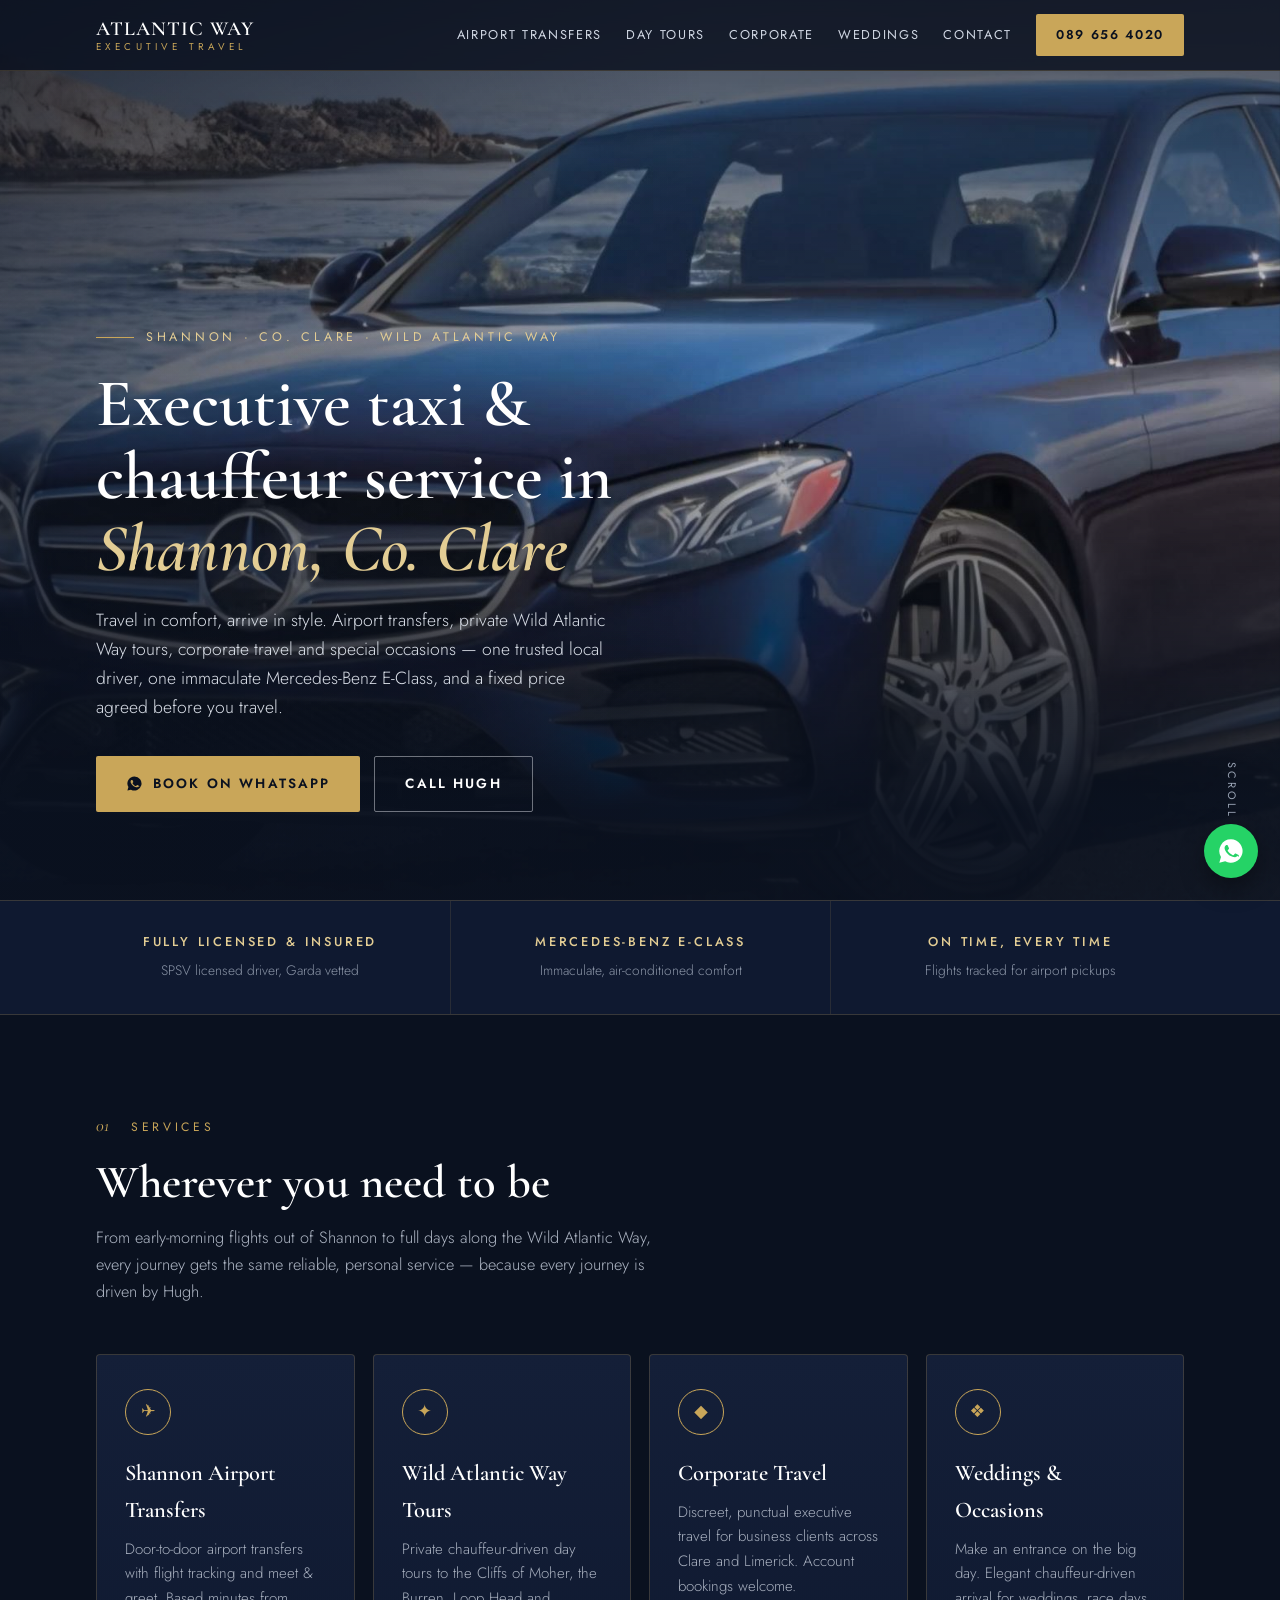
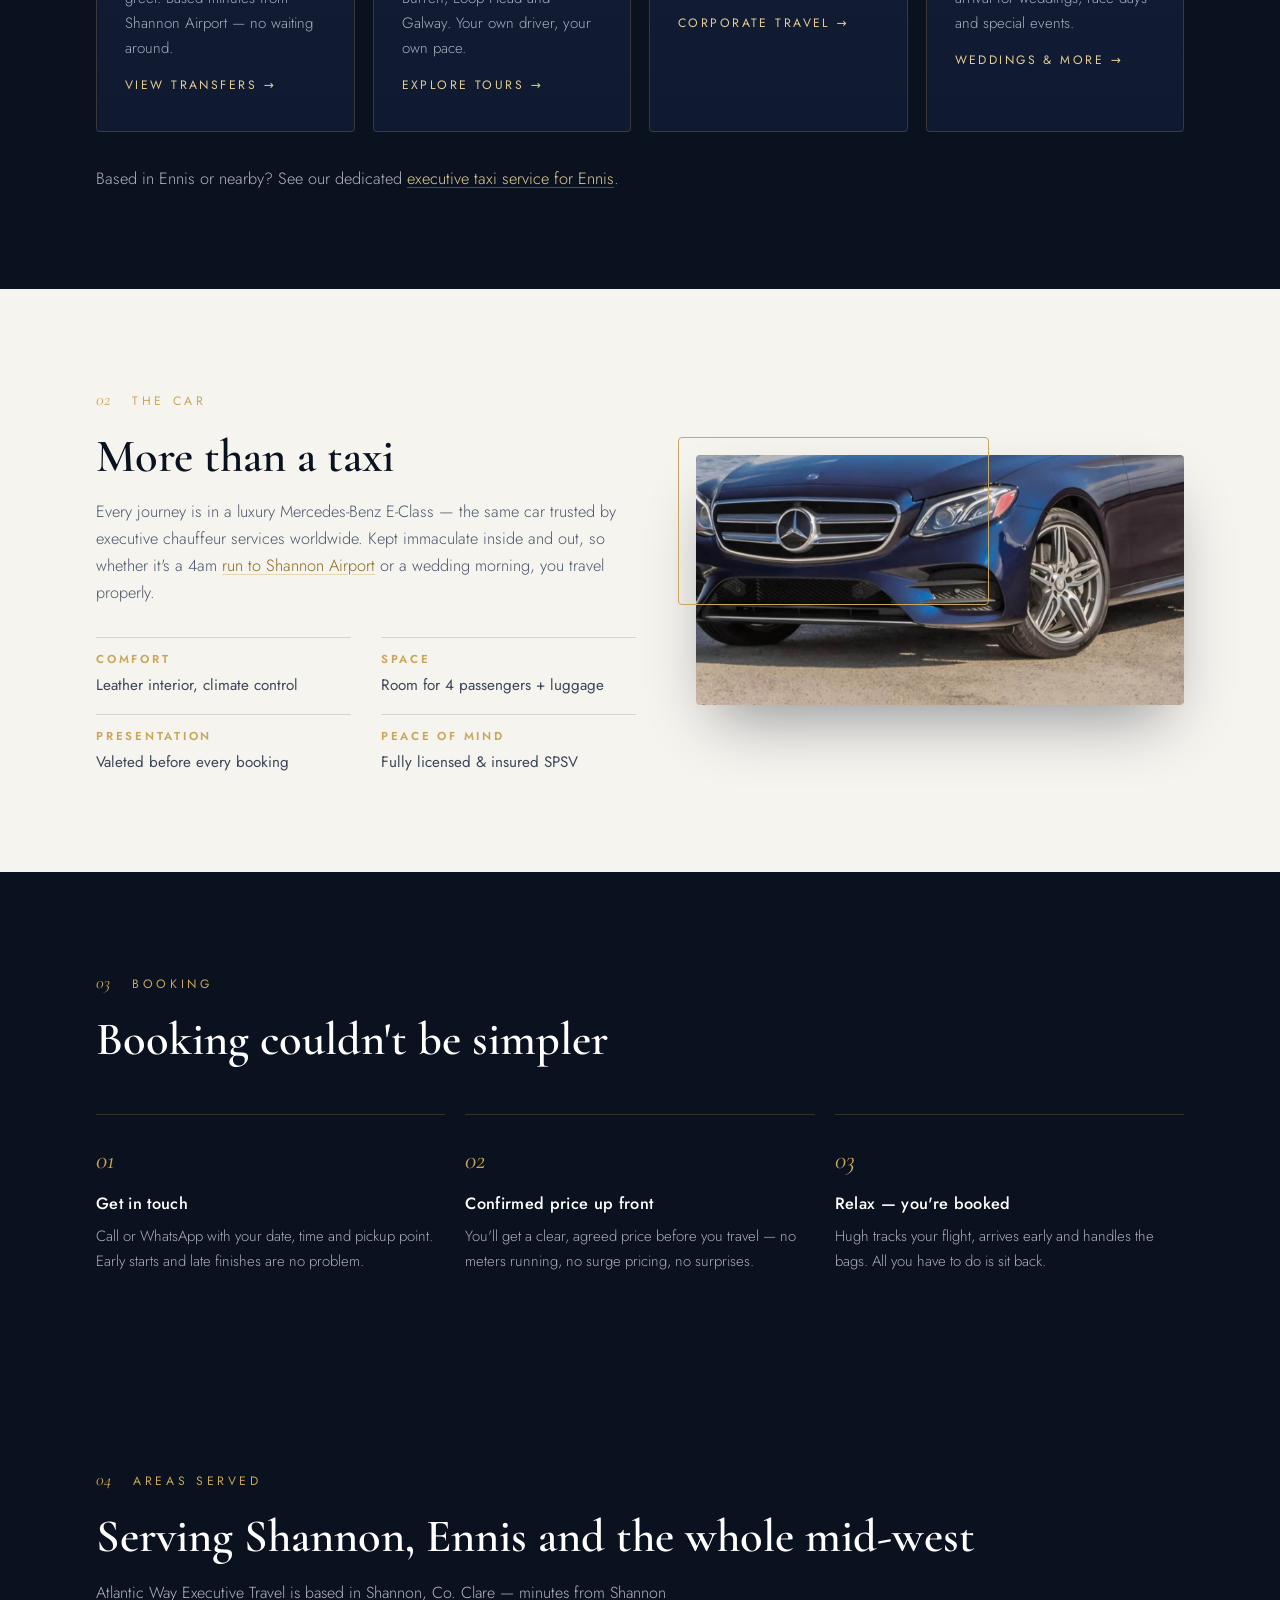
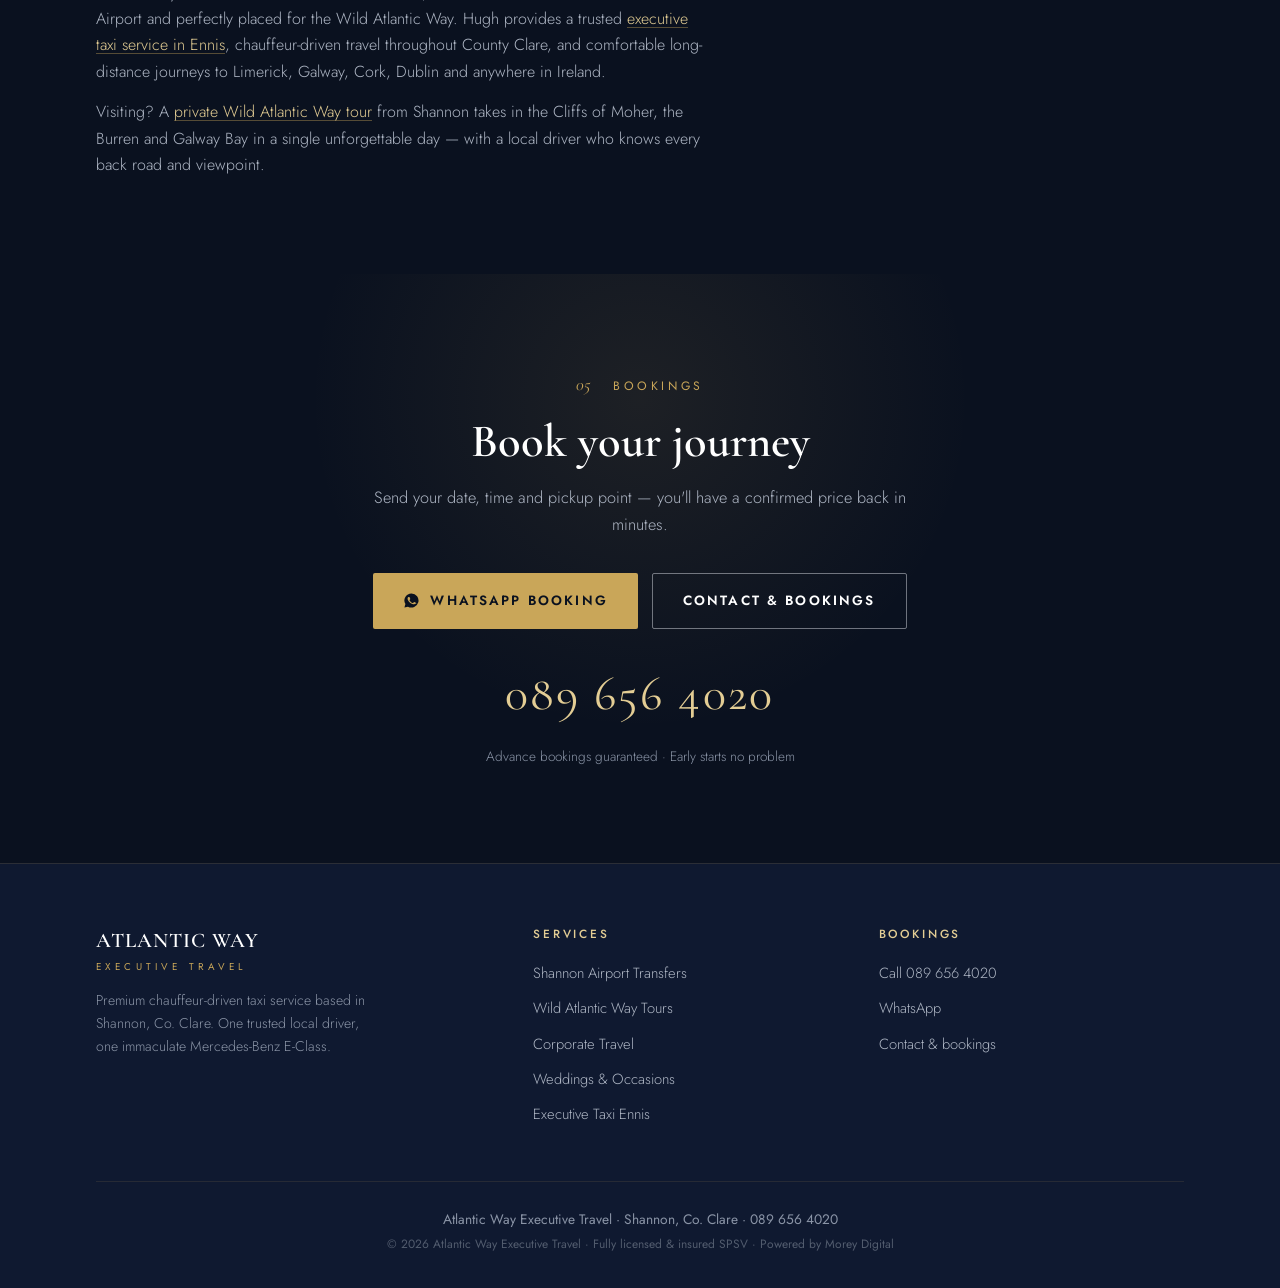
<file: index.html>
<!DOCTYPE html>
<html lang="en">
<head>
<meta charset="UTF-8">
<meta name="viewport" content="width=device-width, initial-scale=1.0">
<title>Executive Taxi Shannon | Atlantic Way Executive Travel</title>
<meta name="description" content="Chauffeur-driven executive taxi in Shannon, Co. Clare. Airport transfers, private tours &amp; corporate travel in a Mercedes E-Class. Fixed prices up front.">
<link rel="canonical" href="https://atlanticwayexecutivetravel.ie/">
<meta property="og:type" content="website">
<meta property="og:site_name" content="Atlantic Way Executive Travel">
<meta property="og:title" content="Executive Taxi Shannon | Atlantic Way Executive Travel">
<meta property="og:description" content="Chauffeur-driven executive taxi in Shannon, Co. Clare. Airport transfers, private tours &amp; corporate travel in a Mercedes E-Class.">
<meta property="og:url" content="https://atlanticwayexecutivetravel.ie/">
<meta property="og:image" content="https://atlanticwayexecutivetravel.ie/images/hero-mercedes-atlantic-coast.jpg">
<meta name="twitter:card" content="summary_large_image">
<link rel="icon" type="image/png" sizes="32x32" href="images/favicon-32.png">
<link rel="icon" type="image/png" sizes="16x16" href="images/favicon-16.png">
<link rel="apple-touch-icon" href="images/apple-touch-icon.png">
<link rel="preload" as="image" href="images/hero-mercedes-atlantic-coast.jpg" media="(min-width: 701px)">
<link rel="preload" as="image" href="images/hero-mercedes-atlantic-coast-800.jpg" media="(max-width: 700px)">
<link rel="preconnect" href="https://fonts.googleapis.com">
<link rel="preconnect" href="https://fonts.gstatic.com" crossorigin>
<link href="https://fonts.googleapis.com/css2?family=Cormorant+Garamond:ital,wght@0,500;0,600;1,500&family=Jost:wght@300;400;500;600&display=swap" rel="stylesheet">
<link rel="stylesheet" href="css/style.css">
<script type="application/ld+json">
{
  "@context": "https://schema.org",
  "@type": ["TaxiService", "LocalBusiness"],
  "@id": "https://atlanticwayexecutivetravel.ie/#business",
  "name": "Atlantic Way Executive Travel",
  "description": "Premium chauffeur-driven executive taxi service based in Shannon, Co. Clare — airport transfers, Wild Atlantic Way tours, corporate travel and special occasions in a Mercedes-Benz E-Class.",
  "url": "https://atlanticwayexecutivetravel.ie/",
  "telephone": "+353896564020",
  "image": "https://atlanticwayexecutivetravel.ie/images/hero-mercedes-atlantic-coast.jpg",
  "address": {
    "@type": "PostalAddress",
    "addressLocality": "Shannon",
    "addressRegion": "County Clare",
    "addressCountry": "IE"
  },
  "geo": { "@type": "GeoCoordinates", "latitude": 52.7036, "longitude": -8.8639 },
  "areaServed": [
    { "@type": "City", "name": "Shannon" },
    { "@type": "City", "name": "Ennis" },
    { "@type": "AdministrativeArea", "name": "County Clare" },
    { "@type": "City", "name": "Limerick" },
    { "@type": "City", "name": "Galway" }
  ],
  "openingHoursSpecification": {
    "@type": "OpeningHoursSpecification",
    "dayOfWeek": ["Monday","Tuesday","Wednesday","Thursday","Friday","Saturday","Sunday"],
    "opens": "00:00",
    "closes": "23:59"
  }
}
</script>
<script src="js/main.js" defer></script>
</head>
<body>

<div class="topbar">
  <div class="wrap">
    <a class="logo" href="index.html"><b>ATLANTIC WAY</b><small>Executive Travel</small></a>
    <nav class="nav" id="nav" aria-label="Main navigation">
      <a href="shannon-airport-transfers.html">Airport Transfers</a>
      <a href="wild-atlantic-way-tours.html">Day Tours</a>
      <a href="corporate-travel.html">Corporate</a>
      <a href="weddings-occasions.html">Weddings</a>
      <a href="contact.html">Contact</a>
      <a class="call" href="tel:+353896564020">089 656 4020</a>
    </nav>
    <button class="menu-btn" aria-expanded="false" aria-controls="nav">Menu</button>
  </div>
</div>

<header class="hero">
  <div class="bg" role="img" aria-label="Navy Mercedes-Benz E-Class parked on the Atlantic coast"></div>
  <div class="shade"></div>
  <div class="side"></div>
  <div class="wrap">
    <div class="kicker">Shannon · Co. Clare · Wild Atlantic Way</div>
    <h1>Executive taxi &amp; chauffeur service in <em>Shannon, Co.&nbsp;Clare</em></h1>
    <p class="lead">Travel in comfort, arrive in style. Airport transfers, private Wild Atlantic Way tours, corporate travel and special occasions — one trusted local driver, one immaculate Mercedes-Benz E-Class, and a fixed price agreed before you travel.</p>
    <div class="btns">
      <a class="btn gold" href="https://wa.me/353896564020"><svg class="wa" viewBox="0 0 24 24" aria-hidden="true"><path d="M12 2a10 10 0 0 0-8.6 15.1L2 22l5-1.3A10 10 0 1 0 12 2zm5.4 14.1c-.2.6-1.3 1.2-1.8 1.2-.5.1-1 .2-3.3-.7-2.8-1.1-4.6-4-4.7-4.2-.1-.2-1.1-1.5-1.1-2.9s.7-2 1-2.3c.2-.3.5-.3.7-.3h.5c.2 0 .4 0 .6.5l.9 2.1c.1.2.1.4 0 .6l-.4.6-.5.5c-.1.2-.3.3-.1.6.2.3.8 1.4 1.8 2.2 1.2 1.1 2.3 1.4 2.6 1.6.3.1.5.1.7-.1l1-1.2c.2-.3.4-.2.7-.1l2.1 1c.3.2.5.3.6.4 0 .2 0 .7-.3 1.5z"/></svg>Book on WhatsApp</a>
      <a class="btn ghost" href="tel:+353896564020">Call Hugh</a>
    </div>
  </div>
  <div class="scrollhint">Scroll</div>
</header>

<div class="strip">
  <div class="wrap">
    <div class="cell rv"><b>Fully Licensed &amp; Insured</b><small>SPSV licensed driver, Garda vetted</small></div>
    <div class="cell rv"><b>Mercedes-Benz E-Class</b><small>Immaculate, air-conditioned comfort</small></div>
    <div class="cell rv"><b>On Time, Every Time</b><small>Flights tracked for airport pickups</small></div>
  </div>
</div>

<section id="services">
  <div class="wrap">
    <div class="sec-head rv"><span class="sec-num">01</span><span class="sec-kicker">Services</span></div>
    <h2 class="rv">Wherever you need to be</h2>
    <p class="sub rv">From early-morning flights out of Shannon to full days along the Wild Atlantic Way, every journey gets the same reliable, personal service — because every journey is driven by Hugh.</p>
    <div class="cards">
      <a class="card rv" href="shannon-airport-transfers.html"><div class="ico" aria-hidden="true">✈</div><h3>Shannon Airport Transfers</h3><p>Door-to-door airport transfers with flight tracking and meet &amp; greet. Based minutes from Shannon Airport — no waiting around.</p><span class="more">View transfers →</span></a>
      <a class="card rv" href="wild-atlantic-way-tours.html"><div class="ico" aria-hidden="true">✦</div><h3>Wild Atlantic Way Tours</h3><p>Private chauffeur-driven day tours to the Cliffs of Moher, the Burren, Loop Head and Galway. Your own driver, your own pace.</p><span class="more">Explore tours →</span></a>
      <a class="card rv" href="corporate-travel.html"><div class="ico" aria-hidden="true">◆</div><h3>Corporate Travel</h3><p>Discreet, punctual executive travel for business clients across Clare and Limerick. Account bookings welcome.</p><span class="more">Corporate travel →</span></a>
      <a class="card rv" href="weddings-occasions.html"><div class="ico" aria-hidden="true">❖</div><h3>Weddings &amp; Occasions</h3><p>Make an entrance on the big day. Elegant chauffeur-driven arrival for weddings, race days and special events.</p><span class="more">Weddings &amp; more →</span></a>
    </div>
    <p class="sub rv" style="margin-top:34px">Based in Ennis or nearby? See our dedicated <a href="ennis-taxi.html">executive taxi service for Ennis</a>.</p>
  </div>
</section>

<section class="car" id="car">
  <div class="wrap">
    <div class="grid">
      <div class="rv">
        <div class="sec-head"><span class="sec-num">02</span><span class="sec-kicker">The Car</span></div>
        <h2>More than a taxi</h2>
        <p class="sub">Every journey is in a luxury Mercedes-Benz E-Class — the same car trusted by executive chauffeur services worldwide. Kept immaculate inside and out, so whether it's a 4am <a href="shannon-airport-transfers.html">run to Shannon Airport</a> or a wedding morning, you travel properly.</p>
        <div class="specs">
          <div><b>Comfort</b><span>Leather interior, climate control</span></div>
          <div><b>Space</b><span>Room for 4 passengers + luggage</span></div>
          <div><b>Presentation</b><span>Valeted before every booking</span></div>
          <div><b>Peace of mind</b><span>Fully licensed &amp; insured SPSV</span></div>
        </div>
      </div>
      <div class="imgbox rv"><img src="images/mercedes-e-class-detail.jpg" alt="Front detail of the navy Mercedes-Benz E-Class used for every Atlantic Way Executive Travel journey" width="1400" height="718" loading="lazy"></div>
    </div>
  </div>
</section>

<section class="how" id="how">
  <div class="wrap">
    <div class="sec-head rv"><span class="sec-num">03</span><span class="sec-kicker">Booking</span></div>
    <h2 class="rv">Booking couldn't be simpler</h2>
    <div class="steps">
      <div class="step rv"><b>Get in touch</b><p>Call or WhatsApp with your date, time and pickup point. Early starts and late finishes are no problem.</p></div>
      <div class="step rv"><b>Confirmed price up front</b><p>You'll get a clear, agreed price before you travel — no meters running, no surge pricing, no surprises.</p></div>
      <div class="step rv"><b>Relax — you're booked</b><p>Hugh tracks your flight, arrives early and handles the bags. All you have to do is sit back.</p></div>
    </div>
  </div>
</section>

<section id="areas">
  <div class="wrap">
    <div class="sec-head rv"><span class="sec-num">04</span><span class="sec-kicker">Areas Served</span></div>
    <h2 class="rv">Serving Shannon, Ennis and the whole mid-west</h2>
    <div class="prose rv">
      <p>Atlantic Way Executive Travel is based in Shannon, Co. Clare — minutes from Shannon Airport and perfectly placed for the Wild Atlantic Way. Hugh provides a trusted <a href="ennis-taxi.html">executive taxi service in Ennis</a>, chauffeur-driven travel throughout County Clare, and comfortable long-distance journeys to Limerick, Galway, Cork, Dublin and anywhere in Ireland.</p>
      <p>Visiting? A <a href="wild-atlantic-way-tours.html">private Wild Atlantic Way tour</a> from Shannon takes in the Cliffs of Moher, the Burren and Galway Bay in a single unforgettable day — with a local driver who knows every back road and viewpoint.</p>
    </div>
  </div>
</section>

<section class="book" id="book">
  <div class="wrap">
    <div class="sec-head rv" style="justify-content:center"><span class="sec-num">05</span><span class="sec-kicker">Bookings</span></div>
    <h2 class="rv">Book your journey</h2>
    <p class="sub rv">Send your date, time and pickup point — you'll have a confirmed price back in minutes.</p>
    <div class="btns rv">
      <a class="btn gold" href="https://wa.me/353896564020"><svg class="wa" viewBox="0 0 24 24" aria-hidden="true"><path d="M12 2a10 10 0 0 0-8.6 15.1L2 22l5-1.3A10 10 0 1 0 12 2zm5.4 14.1c-.2.6-1.3 1.2-1.8 1.2-.5.1-1 .2-3.3-.7-2.8-1.1-4.6-4-4.7-4.2-.1-.2-1.1-1.5-1.1-2.9s.7-2 1-2.3c.2-.3.5-.3.7-.3h.5c.2 0 .4 0 .6.5l.9 2.1c.1.2.1.4 0 .6l-.4.6-.5.5c-.1.2-.3.3-.1.6.2.3.8 1.4 1.8 2.2 1.2 1.1 2.3 1.4 2.6 1.6.3.1.5.1.7-.1l1-1.2c.2-.3.4-.2.7-.1l2.1 1c.3.2.5.3.6.4 0 .2 0 .7-.3 1.5z"/></svg>WhatsApp Booking</a>
      <a class="btn ghost" href="contact.html">Contact &amp; Bookings</a>
    </div>
    <a class="num rv" href="tel:+353896564020">089 656 4020</a>
    <p class="hours rv">Advance bookings guaranteed · Early starts no problem</p>
  </div>
</section>

<footer>
  <div class="wrap">
    <div class="fgrid">
      <div class="fbrand">
        <b>ATLANTIC WAY</b><small>Executive Travel</small>
        <p>Premium chauffeur-driven taxi service based in Shannon, Co. Clare. One trusted local driver, one immaculate Mercedes-Benz E-Class.</p>
      </div>
      <div class="fcol">
        <h4>Services</h4>
        <ul>
          <li><a href="shannon-airport-transfers.html">Shannon Airport Transfers</a></li>
          <li><a href="wild-atlantic-way-tours.html">Wild Atlantic Way Tours</a></li>
          <li><a href="corporate-travel.html">Corporate Travel</a></li>
          <li><a href="weddings-occasions.html">Weddings &amp; Occasions</a></li>
          <li><a href="ennis-taxi.html">Executive Taxi Ennis</a></li>
        </ul>
      </div>
      <div class="fcol">
        <h4>Bookings</h4>
        <ul>
          <li><a href="tel:+353896564020">Call 089 656 4020</a></li>
          <li><a href="https://wa.me/353896564020">WhatsApp</a></li>
          <li><a href="contact.html">Contact &amp; bookings</a></li>
        </ul>
      </div>
    </div>
    <div class="fbase">
      <p class="f1">Atlantic Way Executive Travel · Shannon, Co. Clare · <a href="tel:+353896564020">089 656 4020</a></p>
      <p class="f2">© 2026 Atlantic Way Executive Travel · Fully licensed &amp; insured SPSV · Powered by <a href="https://moreydigital.ie">Morey Digital</a></p>
    </div>
  </div>
</footer>

<a class="fab" href="https://wa.me/353896564020" aria-label="Book on WhatsApp"><svg viewBox="0 0 24 24" aria-hidden="true"><path d="M12 2a10 10 0 0 0-8.6 15.1L2 22l5-1.3A10 10 0 1 0 12 2zm5.4 14.1c-.2.6-1.3 1.2-1.8 1.2-.5.1-1 .2-3.3-.7-2.8-1.1-4.6-4-4.7-4.2-.1-.2-1.1-1.5-1.1-2.9s.7-2 1-2.3c.2-.3.5-.3.7-.3h.5c.2 0 .4 0 .6.5l.9 2.1c.1.2.1.4 0 .6l-.4.6-.5.5c-.1.2-.3.3-.1.6.2.3.8 1.4 1.8 2.2 1.2 1.1 2.3 1.4 2.6 1.6.3.1.5.1.7-.1l1-1.2c.2-.3.4-.2.7-.1l2.1 1c.3.2.5.3.6.4 0 .2 0 .7-.3 1.5z"/></svg></a>

</body>
</html>
</file>
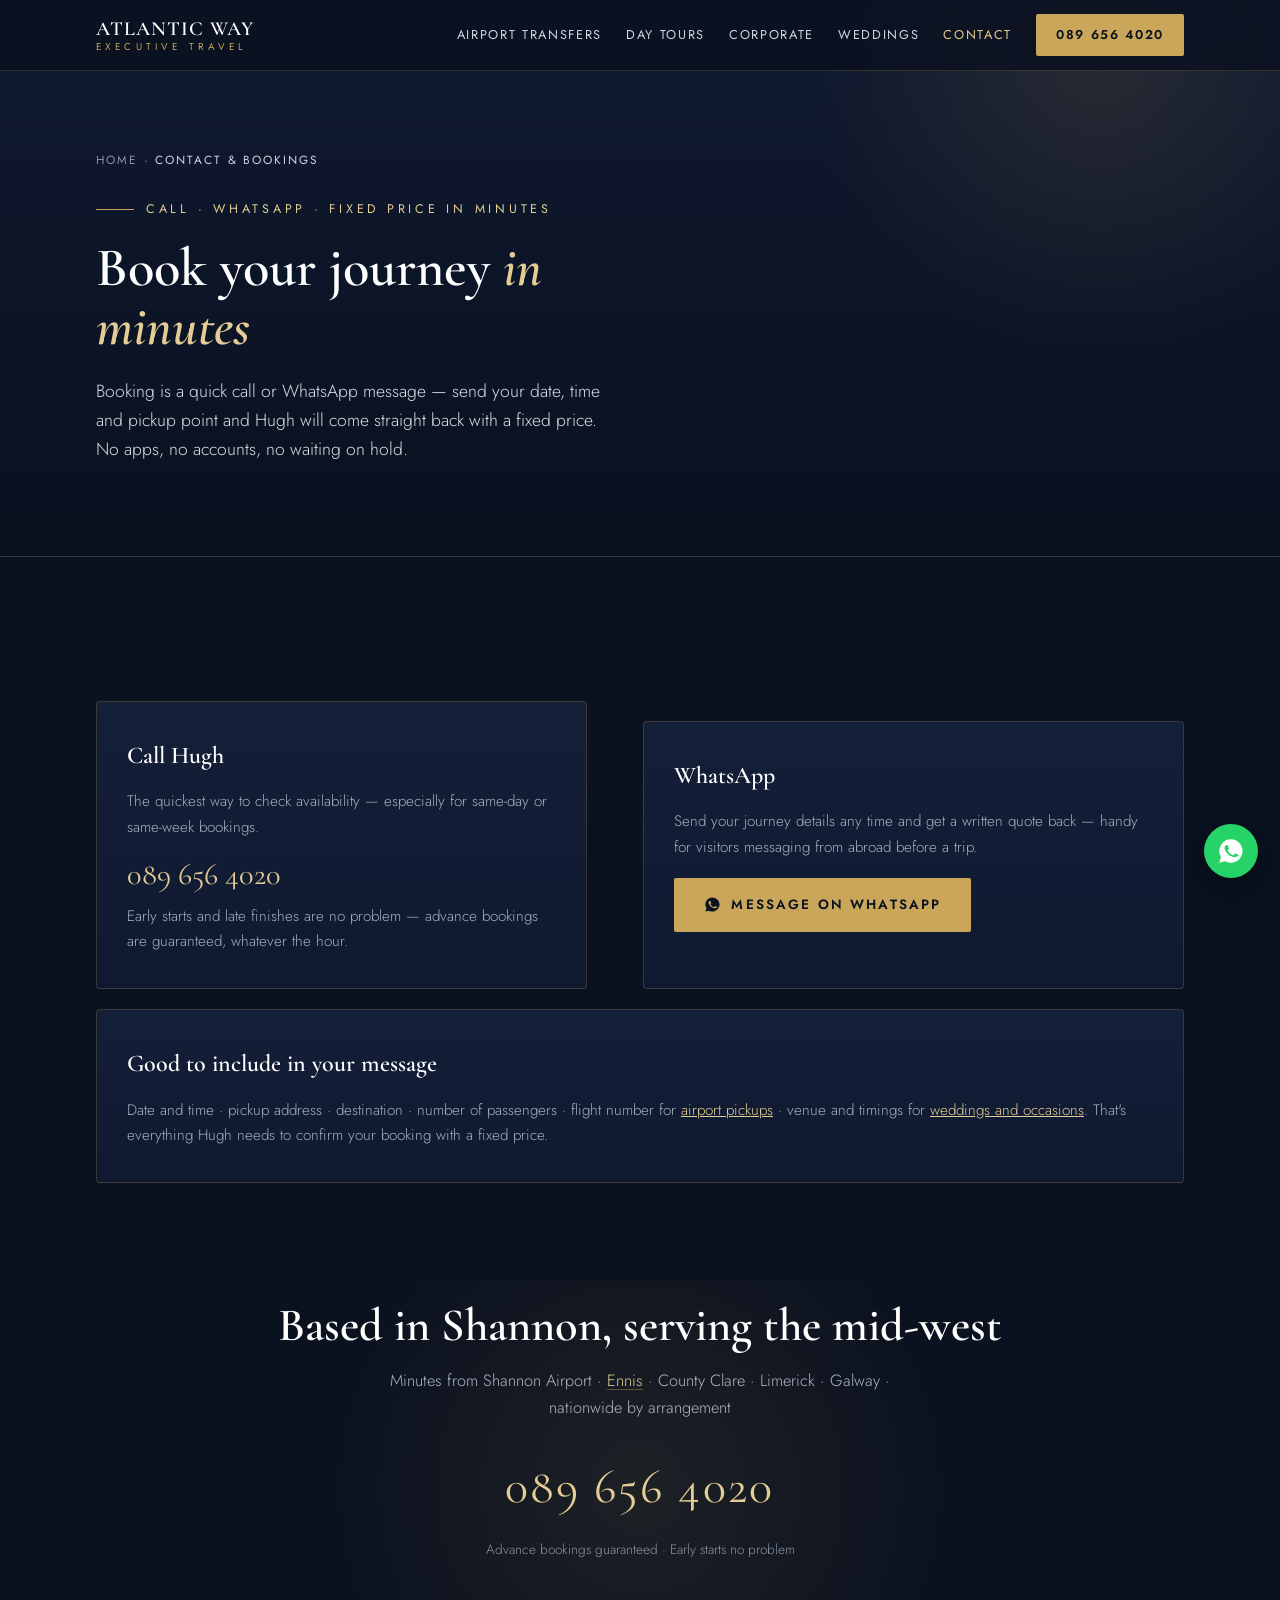
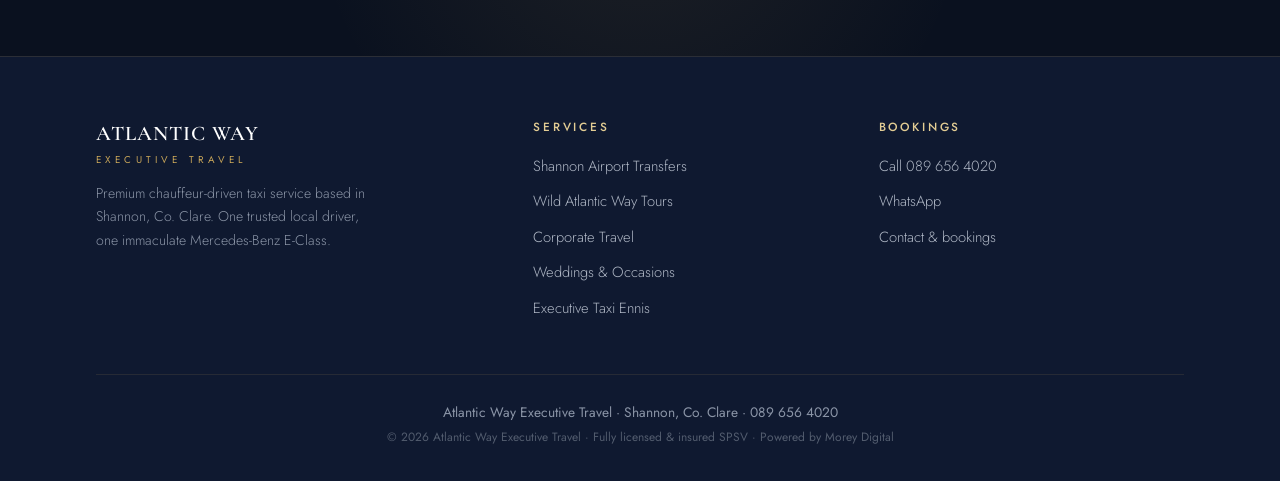
<file: contact.html>
<!DOCTYPE html>
<html lang="en">
<head>
<meta charset="UTF-8">
<meta name="viewport" content="width=device-width, initial-scale=1.0">
<title>Book a Chauffeur in Shannon | Atlantic Way Executive</title>
<meta name="description" content="Book Atlantic Way Executive Travel by phone or WhatsApp — 089 656 4020. Fixed price for your Shannon journey confirmed in minutes.">
<link rel="canonical" href="https://atlanticwayexecutivetravel.ie/contact.html">
<meta property="og:type" content="website">
<meta property="og:site_name" content="Atlantic Way Executive Travel">
<meta property="og:title" content="Book a Chauffeur in Shannon | Atlantic Way Executive Travel">
<meta property="og:description" content="Call or WhatsApp 089 656 4020 — fixed price for your journey confirmed in minutes.">
<meta property="og:url" content="https://atlanticwayexecutivetravel.ie/contact.html">
<meta property="og:image" content="https://atlanticwayexecutivetravel.ie/images/hero-mercedes-atlantic-coast.jpg">
<meta name="twitter:card" content="summary_large_image">
<link rel="icon" type="image/png" sizes="32x32" href="images/favicon-32.png">
<link rel="icon" type="image/png" sizes="16x16" href="images/favicon-16.png">
<link rel="apple-touch-icon" href="images/apple-touch-icon.png">
<link rel="preconnect" href="https://fonts.googleapis.com">
<link rel="preconnect" href="https://fonts.gstatic.com" crossorigin>
<link href="https://fonts.googleapis.com/css2?family=Cormorant+Garamond:ital,wght@0,500;0,600;1,500&family=Jost:wght@300;400;500;600&display=swap" rel="stylesheet">
<link rel="stylesheet" href="css/style.css">
<script type="application/ld+json">
{
  "@context": "https://schema.org",
  "@graph": [
    {
      "@type": ["TaxiService", "LocalBusiness"],
      "@id": "https://atlanticwayexecutivetravel.ie/#business",
      "name": "Atlantic Way Executive Travel",
      "description": "Bookings and enquiries for Atlantic Way Executive Travel — premium chauffeur-driven taxi service in Shannon, Co. Clare. Book by phone or WhatsApp.",
      "url": "https://atlanticwayexecutivetravel.ie/contact.html",
      "telephone": "+353896564020",
      "image": "https://atlanticwayexecutivetravel.ie/images/hero-mercedes-atlantic-coast.jpg",
      "address": { "@type": "PostalAddress", "addressLocality": "Shannon", "addressRegion": "County Clare", "addressCountry": "IE" },
      "geo": { "@type": "GeoCoordinates", "latitude": 52.7036, "longitude": -8.8639 },
      "areaServed": [
        { "@type": "City", "name": "Shannon" },
        { "@type": "City", "name": "Ennis" },
        { "@type": "AdministrativeArea", "name": "County Clare" },
        { "@type": "City", "name": "Limerick" },
        { "@type": "City", "name": "Galway" }
      ],
      "openingHoursSpecification": { "@type": "OpeningHoursSpecification", "dayOfWeek": ["Monday","Tuesday","Wednesday","Thursday","Friday","Saturday","Sunday"], "opens": "00:00", "closes": "23:59" }
    },
    {
      "@type": "BreadcrumbList",
      "itemListElement": [
        { "@type": "ListItem", "position": 1, "name": "Home", "item": "https://atlanticwayexecutivetravel.ie/" },
        { "@type": "ListItem", "position": 2, "name": "Contact & Bookings", "item": "https://atlanticwayexecutivetravel.ie/contact.html" }
      ]
    }
  ]
}
</script>
<script src="js/main.js" defer></script>
</head>
<body>

<div class="topbar">
  <div class="wrap">
    <a class="logo" href="index.html"><b>ATLANTIC WAY</b><small>Executive Travel</small></a>
    <nav class="nav" id="nav" aria-label="Main navigation">
      <a href="shannon-airport-transfers.html">Airport Transfers</a>
      <a href="wild-atlantic-way-tours.html">Day Tours</a>
      <a href="corporate-travel.html">Corporate</a>
      <a href="weddings-occasions.html">Weddings</a>
      <a href="contact.html" aria-current="page">Contact</a>
      <a class="call" href="tel:+353896564020">089 656 4020</a>
    </nav>
    <button class="menu-btn" aria-expanded="false" aria-controls="nav">Menu</button>
  </div>
</div>

<header class="page-hero">
  <div class="wrap">
    <nav class="crumbs" aria-label="Breadcrumb">
      <ol>
        <li><a href="index.html">Home</a></li>
        <li><span aria-current="page">Contact &amp; Bookings</span></li>
      </ol>
    </nav>
    <div class="kicker">Call · WhatsApp · Fixed Price in Minutes</div>
    <h1>Book your journey <em>in minutes</em></h1>
    <p class="lead">Booking is a quick call or WhatsApp message — send your date, time and pickup point and Hugh will come straight back with a fixed price. No apps, no accounts, no waiting on hold.</p>
  </div>
</header>

<section>
  <div class="wrap">
    <div class="contact-grid">
      <div class="cbox rv">
        <h3>Call Hugh</h3>
        <p>The quickest way to check availability — especially for same-day or same-week bookings.</p>
        <a class="big" href="tel:+353896564020">089 656 4020</a>
        <p>Early starts and late finishes are no problem — advance bookings are guaranteed, whatever the hour.</p>
      </div>
      <div class="cbox rv">
        <h3>WhatsApp</h3>
        <p>Send your journey details any time and get a written quote back — handy for visitors messaging from abroad before a trip.</p>
        <div class="btns" style="margin-top:18px">
          <a class="btn gold" href="https://wa.me/353896564020?text=Hi%20Hugh%2C%20I%27d%20like%20a%20quote%20for%20a%20journey."><svg class="wa" viewBox="0 0 24 24" aria-hidden="true"><path d="M12 2a10 10 0 0 0-8.6 15.1L2 22l5-1.3A10 10 0 1 0 12 2zm5.4 14.1c-.2.6-1.3 1.2-1.8 1.2-.5.1-1 .2-3.3-.7-2.8-1.1-4.6-4-4.7-4.2-.1-.2-1.1-1.5-1.1-2.9s.7-2 1-2.3c.2-.3.5-.3.7-.3h.5c.2 0 .4 0 .6.5l.9 2.1c.1.2.1.4 0 .6l-.4.6-.5.5c-.1.2-.3.3-.1.6.2.3.8 1.4 1.8 2.2 1.2 1.1 2.3 1.4 2.6 1.6.3.1.5.1.7-.1l1-1.2c.2-.3.4-.2.7-.1l2.1 1c.3.2.5.3.6.4 0 .2 0 .7-.3 1.5z"/></svg>Message on WhatsApp</a>
        </div>
      </div>
    </div>
    <div class="cbox rv" style="margin-top:20px">
      <h3>Good to include in your message</h3>
      <p>Date and time · pickup address · destination · number of passengers · flight number for <a href="shannon-airport-transfers.html" style="color:var(--gold-soft)">airport pickups</a> · venue and timings for <a href="weddings-occasions.html" style="color:var(--gold-soft)">weddings and occasions</a>. That's everything Hugh needs to confirm your booking with a fixed price.</p>
    </div>
  </div>
</section>

<section class="book" style="padding-top:20px">
  <div class="wrap">
    <h2 class="rv">Based in Shannon, serving the mid-west</h2>
    <p class="sub rv">Minutes from Shannon Airport · <a href="ennis-taxi.html">Ennis</a> · County Clare · Limerick · Galway · nationwide by arrangement</p>
    <a class="num rv" href="tel:+353896564020">089 656 4020</a>
    <p class="hours rv">Advance bookings guaranteed · Early starts no problem</p>
  </div>
</section>

<footer>
  <div class="wrap">
    <div class="fgrid">
      <div class="fbrand">
        <b>ATLANTIC WAY</b><small>Executive Travel</small>
        <p>Premium chauffeur-driven taxi service based in Shannon, Co. Clare. One trusted local driver, one immaculate Mercedes-Benz E-Class.</p>
      </div>
      <div class="fcol">
        <h4>Services</h4>
        <ul>
          <li><a href="shannon-airport-transfers.html">Shannon Airport Transfers</a></li>
          <li><a href="wild-atlantic-way-tours.html">Wild Atlantic Way Tours</a></li>
          <li><a href="corporate-travel.html">Corporate Travel</a></li>
          <li><a href="weddings-occasions.html">Weddings &amp; Occasions</a></li>
          <li><a href="ennis-taxi.html">Executive Taxi Ennis</a></li>
        </ul>
      </div>
      <div class="fcol">
        <h4>Bookings</h4>
        <ul>
          <li><a href="tel:+353896564020">Call 089 656 4020</a></li>
          <li><a href="https://wa.me/353896564020">WhatsApp</a></li>
          <li><a href="contact.html">Contact &amp; bookings</a></li>
        </ul>
      </div>
    </div>
    <div class="fbase">
      <p class="f1">Atlantic Way Executive Travel · Shannon, Co. Clare · <a href="tel:+353896564020">089 656 4020</a></p>
      <p class="f2">© 2026 Atlantic Way Executive Travel · Fully licensed &amp; insured SPSV · Powered by <a href="https://moreydigital.ie">Morey Digital</a></p>
    </div>
  </div>
</footer>

<a class="fab" href="https://wa.me/353896564020" aria-label="Book on WhatsApp"><svg viewBox="0 0 24 24" aria-hidden="true"><path d="M12 2a10 10 0 0 0-8.6 15.1L2 22l5-1.3A10 10 0 1 0 12 2zm5.4 14.1c-.2.6-1.3 1.2-1.8 1.2-.5.1-1 .2-3.3-.7-2.8-1.1-4.6-4-4.7-4.2-.1-.2-1.1-1.5-1.1-2.9s.7-2 1-2.3c.2-.3.5-.3.7-.3h.5c.2 0 .4 0 .6.5l.9 2.1c.1.2.1.4 0 .6l-.4.6-.5.5c-.1.2-.3.3-.1.6.2.3.8 1.4 1.8 2.2 1.2 1.1 2.3 1.4 2.6 1.6.3.1.5.1.7-.1l1-1.2c.2-.3.4-.2.7-.1l2.1 1c.3.2.5.3.6.4 0 .2 0 .7-.3 1.5z"/></svg></a>

</body>
</html>
</file>
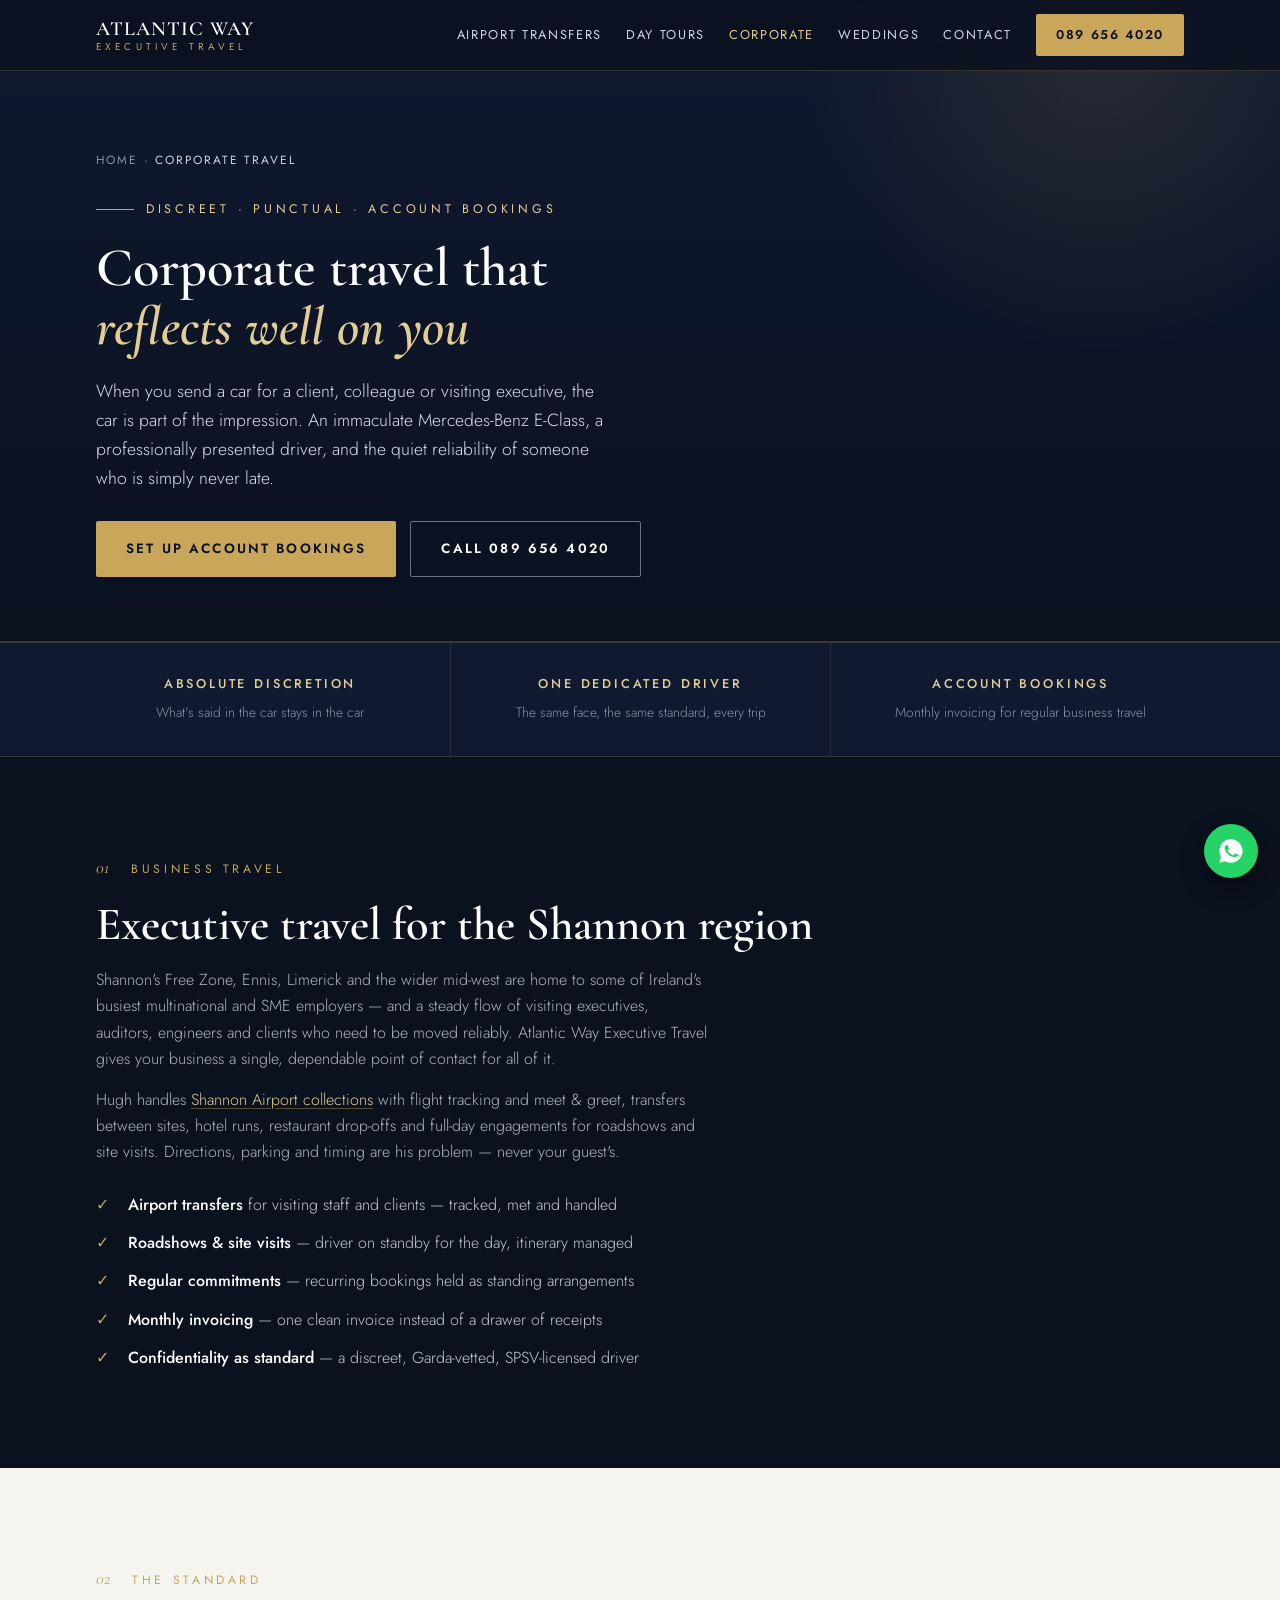
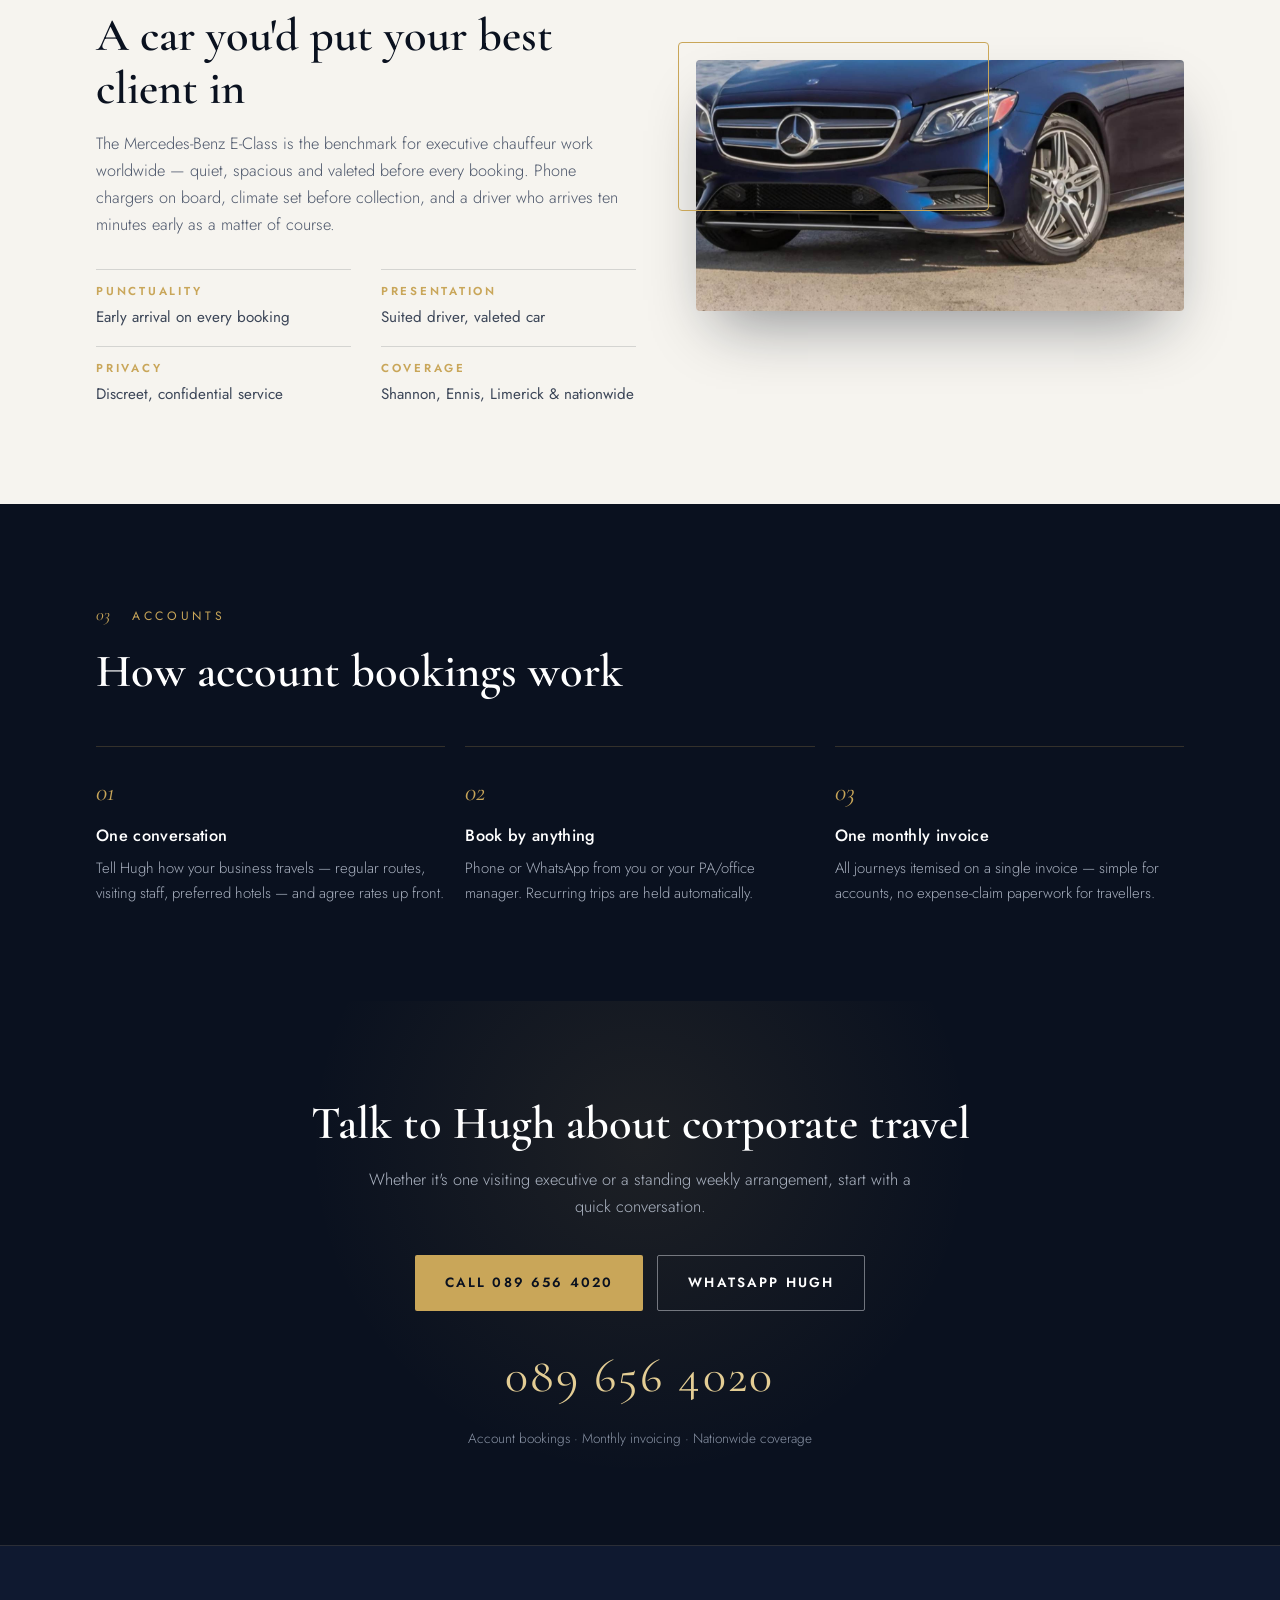
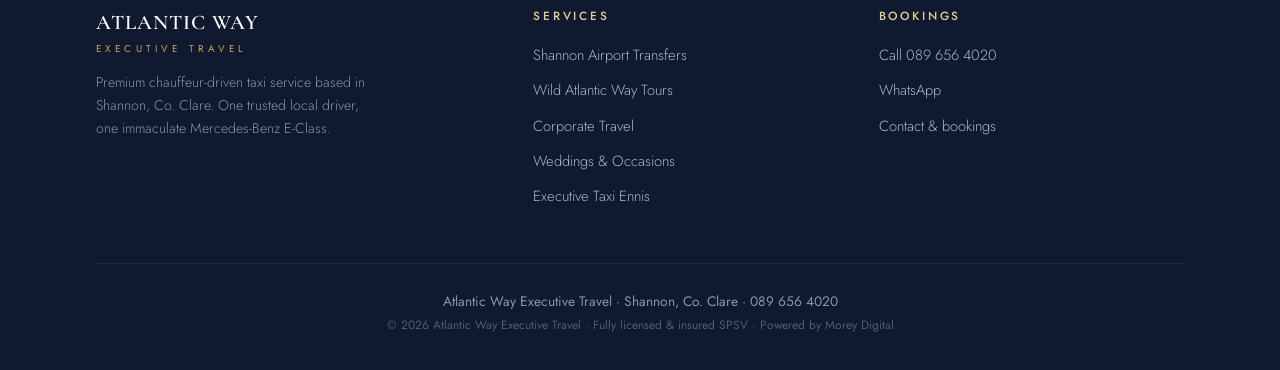
<file: corporate-travel.html>
<!DOCTYPE html>
<html lang="en">
<head>
<meta charset="UTF-8">
<meta name="viewport" content="width=device-width, initial-scale=1.0">
<title>Corporate Travel &amp; Executive Chauffeur | Shannon, Clare</title>
<meta name="description" content="Discreet executive chauffeur for business travel in Shannon, Ennis &amp; Limerick. Account bookings, airport runs &amp; client transfers in a Mercedes E-Class.">
<link rel="canonical" href="https://atlanticwayexecutivetravel.ie/corporate-travel.html">
<meta property="og:type" content="website">
<meta property="og:site_name" content="Atlantic Way Executive Travel">
<meta property="og:title" content="Corporate Travel &amp; Executive Chauffeur | Shannon, Clare">
<meta property="og:description" content="Discreet executive chauffeur service for business travel in Shannon, Ennis &amp; Limerick. Account bookings welcome.">
<meta property="og:url" content="https://atlanticwayexecutivetravel.ie/corporate-travel.html">
<meta property="og:image" content="https://atlanticwayexecutivetravel.ie/images/hero-mercedes-atlantic-coast.jpg">
<meta name="twitter:card" content="summary_large_image">
<link rel="icon" type="image/png" sizes="32x32" href="images/favicon-32.png">
<link rel="icon" type="image/png" sizes="16x16" href="images/favicon-16.png">
<link rel="apple-touch-icon" href="images/apple-touch-icon.png">
<link rel="preconnect" href="https://fonts.googleapis.com">
<link rel="preconnect" href="https://fonts.gstatic.com" crossorigin>
<link href="https://fonts.googleapis.com/css2?family=Cormorant+Garamond:ital,wght@0,500;0,600;1,500&family=Jost:wght@300;400;500;600&display=swap" rel="stylesheet">
<link rel="stylesheet" href="css/style.css">
<script type="application/ld+json">
{
  "@context": "https://schema.org",
  "@graph": [
    {
      "@type": ["TaxiService", "LocalBusiness"],
      "@id": "https://atlanticwayexecutivetravel.ie/#business",
      "name": "Atlantic Way Executive Travel",
      "description": "Executive corporate chauffeur service in Shannon, Ennis and Limerick — discreet business travel, account bookings and airport transfers in a Mercedes-Benz E-Class.",
      "url": "https://atlanticwayexecutivetravel.ie/corporate-travel.html",
      "telephone": "+353896564020",
      "image": "https://atlanticwayexecutivetravel.ie/images/hero-mercedes-atlantic-coast.jpg",
      "address": { "@type": "PostalAddress", "addressLocality": "Shannon", "addressRegion": "County Clare", "addressCountry": "IE" },
      "geo": { "@type": "GeoCoordinates", "latitude": 52.7036, "longitude": -8.8639 },
      "areaServed": [
        { "@type": "City", "name": "Shannon" },
        { "@type": "City", "name": "Ennis" },
        { "@type": "AdministrativeArea", "name": "County Clare" },
        { "@type": "City", "name": "Limerick" },
        { "@type": "City", "name": "Galway" }
      ],
      "openingHoursSpecification": { "@type": "OpeningHoursSpecification", "dayOfWeek": ["Monday","Tuesday","Wednesday","Thursday","Friday","Saturday","Sunday"], "opens": "00:00", "closes": "23:59" }
    },
    {
      "@type": "BreadcrumbList",
      "itemListElement": [
        { "@type": "ListItem", "position": 1, "name": "Home", "item": "https://atlanticwayexecutivetravel.ie/" },
        { "@type": "ListItem", "position": 2, "name": "Corporate Travel", "item": "https://atlanticwayexecutivetravel.ie/corporate-travel.html" }
      ]
    }
  ]
}
</script>
<script src="js/main.js" defer></script>
</head>
<body>

<div class="topbar">
  <div class="wrap">
    <a class="logo" href="index.html"><b>ATLANTIC WAY</b><small>Executive Travel</small></a>
    <nav class="nav" id="nav" aria-label="Main navigation">
      <a href="shannon-airport-transfers.html">Airport Transfers</a>
      <a href="wild-atlantic-way-tours.html">Day Tours</a>
      <a href="corporate-travel.html" aria-current="page">Corporate</a>
      <a href="weddings-occasions.html">Weddings</a>
      <a href="contact.html">Contact</a>
      <a class="call" href="tel:+353896564020">089 656 4020</a>
    </nav>
    <button class="menu-btn" aria-expanded="false" aria-controls="nav">Menu</button>
  </div>
</div>

<header class="page-hero">
  <div class="wrap">
    <nav class="crumbs" aria-label="Breadcrumb">
      <ol>
        <li><a href="index.html">Home</a></li>
        <li><span aria-current="page">Corporate Travel</span></li>
      </ol>
    </nav>
    <div class="kicker">Discreet · Punctual · Account Bookings</div>
    <h1>Corporate travel that <em>reflects well on you</em></h1>
    <p class="lead">When you send a car for a client, colleague or visiting executive, the car is part of the impression. An immaculate Mercedes-Benz E-Class, a professionally presented driver, and the quiet reliability of someone who is simply never late.</p>
    <div class="btns">
      <a class="btn gold" href="contact.html">Set Up Account Bookings</a>
      <a class="btn ghost" href="tel:+353896564020">Call 089 656 4020</a>
    </div>
  </div>
</header>

<div class="strip">
  <div class="wrap">
    <div class="cell rv"><b>Absolute Discretion</b><small>What's said in the car stays in the car</small></div>
    <div class="cell rv"><b>One Dedicated Driver</b><small>The same face, the same standard, every trip</small></div>
    <div class="cell rv"><b>Account Bookings</b><small>Monthly invoicing for regular business travel</small></div>
  </div>
</div>

<section>
  <div class="wrap">
    <div class="sec-head rv"><span class="sec-num">01</span><span class="sec-kicker">Business Travel</span></div>
    <h2 class="rv">Executive travel for the Shannon region</h2>
    <div class="prose rv">
      <p>Shannon's Free Zone, Ennis, Limerick and the wider mid-west are home to some of Ireland's busiest multinational and SME employers — and a steady flow of visiting executives, auditors, engineers and clients who need to be moved reliably. Atlantic Way Executive Travel gives your business a single, dependable point of contact for all of it.</p>
      <p>Hugh handles <a href="shannon-airport-transfers.html">Shannon Airport collections</a> with flight tracking and meet &amp; greet, transfers between sites, hotel runs, restaurant drop-offs and full-day engagements for roadshows and site visits. Directions, parking and timing are his problem — never your guest's.</p>
    </div>
    <ul class="ticks rv">
      <li><b>Airport transfers</b> for visiting staff and clients — tracked, met and handled</li>
      <li><b>Roadshows &amp; site visits</b> — driver on standby for the day, itinerary managed</li>
      <li><b>Regular commitments</b> — recurring bookings held as standing arrangements</li>
      <li><b>Monthly invoicing</b> — one clean invoice instead of a drawer of receipts</li>
      <li><b>Confidentiality as standard</b> — a discreet, Garda-vetted, SPSV-licensed driver</li>
    </ul>
  </div>
</section>

<section class="car">
  <div class="wrap">
    <div class="grid">
      <div class="rv">
        <div class="sec-head"><span class="sec-num">02</span><span class="sec-kicker">The Standard</span></div>
        <h2>A car you'd put your best client in</h2>
        <p class="sub">The Mercedes-Benz E-Class is the benchmark for executive chauffeur work worldwide — quiet, spacious and valeted before every booking. Phone chargers on board, climate set before collection, and a driver who arrives ten minutes early as a matter of course.</p>
        <div class="specs">
          <div><b>Punctuality</b><span>Early arrival on every booking</span></div>
          <div><b>Presentation</b><span>Suited driver, valeted car</span></div>
          <div><b>Privacy</b><span>Discreet, confidential service</span></div>
          <div><b>Coverage</b><span>Shannon, Ennis, Limerick &amp; nationwide</span></div>
        </div>
      </div>
      <div class="imgbox rv"><img src="images/mercedes-e-class-detail.jpg" alt="Immaculate Mercedes-Benz E-Class executive car for corporate travel in Shannon" width="1400" height="718" loading="lazy"></div>
    </div>
  </div>
</section>

<section class="how">
  <div class="wrap">
    <div class="sec-head rv"><span class="sec-num">03</span><span class="sec-kicker">Accounts</span></div>
    <h2 class="rv">How account bookings work</h2>
    <div class="steps">
      <div class="step rv"><b>One conversation</b><p>Tell Hugh how your business travels — regular routes, visiting staff, preferred hotels — and agree rates up front.</p></div>
      <div class="step rv"><b>Book by anything</b><p>Phone or WhatsApp from you or your PA/office manager. Recurring trips are held automatically.</p></div>
      <div class="step rv"><b>One monthly invoice</b><p>All journeys itemised on a single invoice — simple for accounts, no expense-claim paperwork for travellers.</p></div>
    </div>
  </div>
</section>

<section class="book">
  <div class="wrap">
    <h2 class="rv">Talk to Hugh about corporate travel</h2>
    <p class="sub rv">Whether it's one visiting executive or a standing weekly arrangement, start with a quick conversation.</p>
    <div class="btns rv">
      <a class="btn gold" href="tel:+353896564020">Call 089 656 4020</a>
      <a class="btn ghost" href="https://wa.me/353896564020">WhatsApp Hugh</a>
    </div>
    <a class="num rv" href="tel:+353896564020">089 656 4020</a>
    <p class="hours rv">Account bookings · Monthly invoicing · Nationwide coverage</p>
  </div>
</section>

<footer>
  <div class="wrap">
    <div class="fgrid">
      <div class="fbrand">
        <b>ATLANTIC WAY</b><small>Executive Travel</small>
        <p>Premium chauffeur-driven taxi service based in Shannon, Co. Clare. One trusted local driver, one immaculate Mercedes-Benz E-Class.</p>
      </div>
      <div class="fcol">
        <h4>Services</h4>
        <ul>
          <li><a href="shannon-airport-transfers.html">Shannon Airport Transfers</a></li>
          <li><a href="wild-atlantic-way-tours.html">Wild Atlantic Way Tours</a></li>
          <li><a href="corporate-travel.html">Corporate Travel</a></li>
          <li><a href="weddings-occasions.html">Weddings &amp; Occasions</a></li>
          <li><a href="ennis-taxi.html">Executive Taxi Ennis</a></li>
        </ul>
      </div>
      <div class="fcol">
        <h4>Bookings</h4>
        <ul>
          <li><a href="tel:+353896564020">Call 089 656 4020</a></li>
          <li><a href="https://wa.me/353896564020">WhatsApp</a></li>
          <li><a href="contact.html">Contact &amp; bookings</a></li>
        </ul>
      </div>
    </div>
    <div class="fbase">
      <p class="f1">Atlantic Way Executive Travel · Shannon, Co. Clare · <a href="tel:+353896564020">089 656 4020</a></p>
      <p class="f2">© 2026 Atlantic Way Executive Travel · Fully licensed &amp; insured SPSV · Powered by <a href="https://moreydigital.ie">Morey Digital</a></p>
    </div>
  </div>
</footer>

<a class="fab" href="https://wa.me/353896564020" aria-label="Book on WhatsApp"><svg viewBox="0 0 24 24" aria-hidden="true"><path d="M12 2a10 10 0 0 0-8.6 15.1L2 22l5-1.3A10 10 0 1 0 12 2zm5.4 14.1c-.2.6-1.3 1.2-1.8 1.2-.5.1-1 .2-3.3-.7-2.8-1.1-4.6-4-4.7-4.2-.1-.2-1.1-1.5-1.1-2.9s.7-2 1-2.3c.2-.3.5-.3.7-.3h.5c.2 0 .4 0 .6.5l.9 2.1c.1.2.1.4 0 .6l-.4.6-.5.5c-.1.2-.3.3-.1.6.2.3.8 1.4 1.8 2.2 1.2 1.1 2.3 1.4 2.6 1.6.3.1.5.1.7-.1l1-1.2c.2-.3.4-.2.7-.1l2.1 1c.3.2.5.3.6.4 0 .2 0 .7-.3 1.5z"/></svg></a>

</body>
</html>
</file>
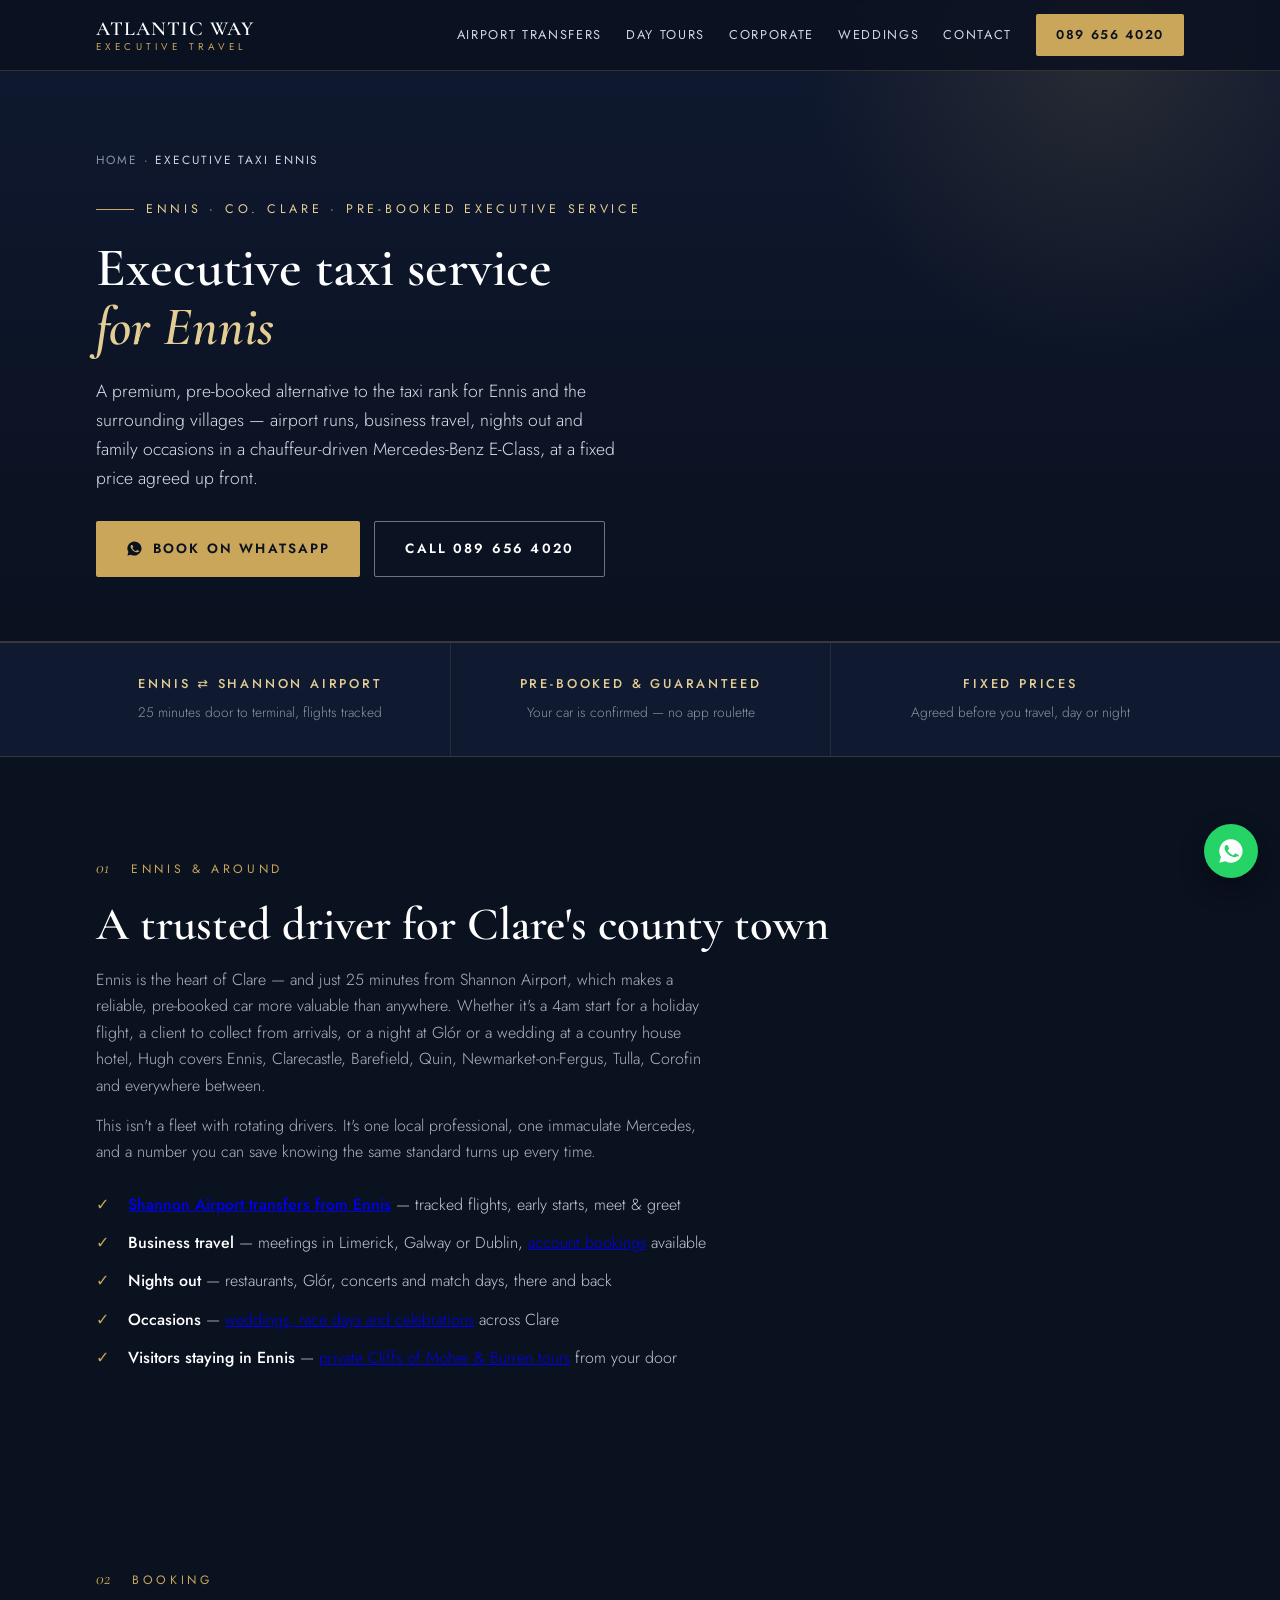
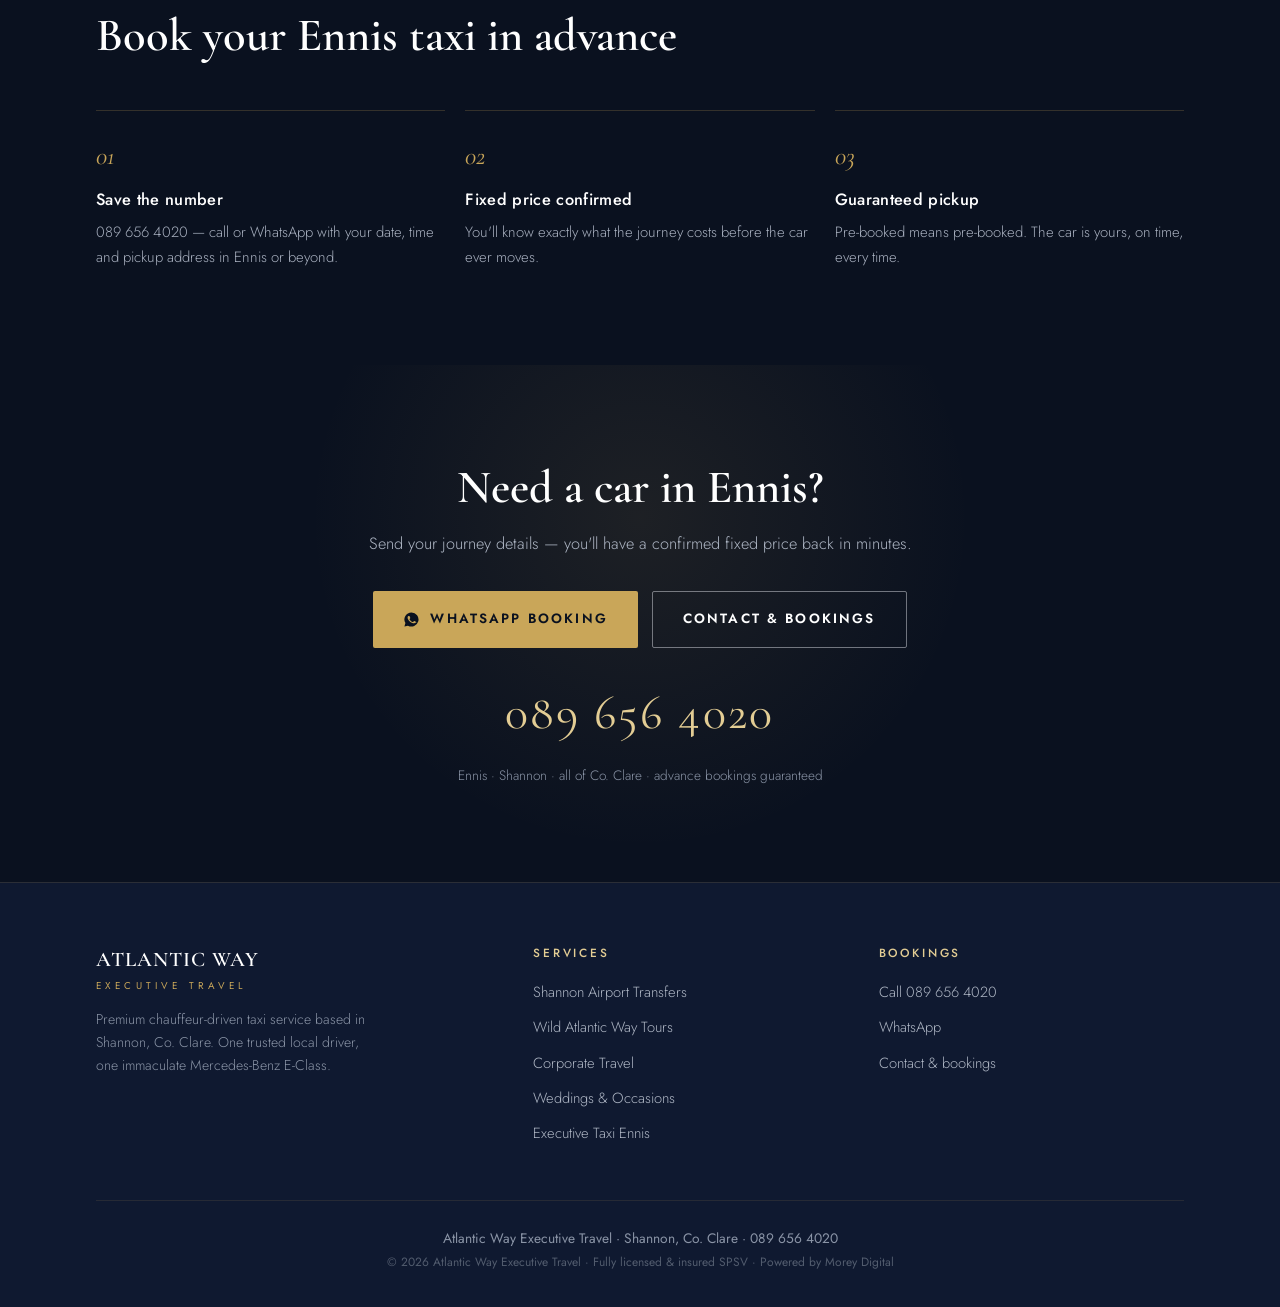
<file: ennis-taxi.html>
<!DOCTYPE html>
<html lang="en">
<head>
<meta charset="UTF-8">
<meta name="viewport" content="width=device-width, initial-scale=1.0">
<title>Executive Taxi Ennis | Chauffeur &amp; Airport Transfers</title>
<meta name="description" content="Premium taxi service in Ennis, Co. Clare — Shannon Airport transfers, business travel, nights out &amp; tours in a chauffeur-driven Mercedes E-Class.">
<link rel="canonical" href="https://atlanticwayexecutivetravel.ie/ennis-taxi.html">
<meta property="og:type" content="website">
<meta property="og:site_name" content="Atlantic Way Executive Travel">
<meta property="og:title" content="Executive Taxi Ennis | Chauffeur &amp; Airport Transfers">
<meta property="og:description" content="Premium taxi service in Ennis, Co. Clare — Shannon Airport transfers, business travel, nights out &amp; tours in a chauffeur-driven Mercedes E-Class.">
<meta property="og:url" content="https://atlanticwayexecutivetravel.ie/ennis-taxi.html">
<meta property="og:image" content="https://atlanticwayexecutivetravel.ie/images/hero-mercedes-atlantic-coast.jpg">
<meta name="twitter:card" content="summary_large_image">
<link rel="icon" type="image/png" sizes="32x32" href="images/favicon-32.png">
<link rel="icon" type="image/png" sizes="16x16" href="images/favicon-16.png">
<link rel="apple-touch-icon" href="images/apple-touch-icon.png">
<link rel="preconnect" href="https://fonts.googleapis.com">
<link rel="preconnect" href="https://fonts.gstatic.com" crossorigin>
<link href="https://fonts.googleapis.com/css2?family=Cormorant+Garamond:ital,wght@0,500;0,600;1,500&family=Jost:wght@300;400;500;600&display=swap" rel="stylesheet">
<link rel="stylesheet" href="css/style.css">
<script type="application/ld+json">
{
  "@context": "https://schema.org",
  "@graph": [
    {
      "@type": ["TaxiService", "LocalBusiness"],
      "@id": "https://atlanticwayexecutivetravel.ie/#business",
      "name": "Atlantic Way Executive Travel",
      "description": "Executive taxi and chauffeur service for Ennis, Co. Clare — Shannon Airport transfers, business travel and special occasions in a Mercedes-Benz E-Class.",
      "url": "https://atlanticwayexecutivetravel.ie/ennis-taxi.html",
      "telephone": "+353896564020",
      "image": "https://atlanticwayexecutivetravel.ie/images/hero-mercedes-atlantic-coast.jpg",
      "address": { "@type": "PostalAddress", "addressLocality": "Shannon", "addressRegion": "County Clare", "addressCountry": "IE" },
      "geo": { "@type": "GeoCoordinates", "latitude": 52.7036, "longitude": -8.8639 },
      "areaServed": [
        { "@type": "City", "name": "Ennis" },
        { "@type": "City", "name": "Shannon" },
        { "@type": "AdministrativeArea", "name": "County Clare" },
        { "@type": "City", "name": "Limerick" },
        { "@type": "City", "name": "Galway" }
      ],
      "openingHoursSpecification": { "@type": "OpeningHoursSpecification", "dayOfWeek": ["Monday","Tuesday","Wednesday","Thursday","Friday","Saturday","Sunday"], "opens": "00:00", "closes": "23:59" }
    },
    {
      "@type": "BreadcrumbList",
      "itemListElement": [
        { "@type": "ListItem", "position": 1, "name": "Home", "item": "https://atlanticwayexecutivetravel.ie/" },
        { "@type": "ListItem", "position": 2, "name": "Executive Taxi Ennis", "item": "https://atlanticwayexecutivetravel.ie/ennis-taxi.html" }
      ]
    }
  ]
}
</script>
<script src="js/main.js" defer></script>
</head>
<body>

<div class="topbar">
  <div class="wrap">
    <a class="logo" href="index.html"><b>ATLANTIC WAY</b><small>Executive Travel</small></a>
    <nav class="nav" id="nav" aria-label="Main navigation">
      <a href="shannon-airport-transfers.html">Airport Transfers</a>
      <a href="wild-atlantic-way-tours.html">Day Tours</a>
      <a href="corporate-travel.html">Corporate</a>
      <a href="weddings-occasions.html">Weddings</a>
      <a href="contact.html">Contact</a>
      <a class="call" href="tel:+353896564020">089 656 4020</a>
    </nav>
    <button class="menu-btn" aria-expanded="false" aria-controls="nav">Menu</button>
  </div>
</div>

<header class="page-hero">
  <div class="wrap">
    <nav class="crumbs" aria-label="Breadcrumb">
      <ol>
        <li><a href="index.html">Home</a></li>
        <li><span aria-current="page">Executive Taxi Ennis</span></li>
      </ol>
    </nav>
    <div class="kicker">Ennis · Co. Clare · Pre-Booked Executive Service</div>
    <h1>Executive taxi service <em>for Ennis</em></h1>
    <p class="lead">A premium, pre-booked alternative to the taxi rank for Ennis and the surrounding villages — airport runs, business travel, nights out and family occasions in a chauffeur-driven Mercedes-Benz E-Class, at a fixed price agreed up front.</p>
    <div class="btns">
      <a class="btn gold" href="https://wa.me/353896564020"><svg class="wa" viewBox="0 0 24 24" aria-hidden="true"><path d="M12 2a10 10 0 0 0-8.6 15.1L2 22l5-1.3A10 10 0 1 0 12 2zm5.4 14.1c-.2.6-1.3 1.2-1.8 1.2-.5.1-1 .2-3.3-.7-2.8-1.1-4.6-4-4.7-4.2-.1-.2-1.1-1.5-1.1-2.9s.7-2 1-2.3c.2-.3.5-.3.7-.3h.5c.2 0 .4 0 .6.5l.9 2.1c.1.2.1.4 0 .6l-.4.6-.5.5c-.1.2-.3.3-.1.6.2.3.8 1.4 1.8 2.2 1.2 1.1 2.3 1.4 2.6 1.6.3.1.5.1.7-.1l1-1.2c.2-.3.4-.2.7-.1l2.1 1c.3.2.5.3.6.4 0 .2 0 .7-.3 1.5z"/></svg>Book on WhatsApp</a>
      <a class="btn ghost" href="tel:+353896564020">Call 089 656 4020</a>
    </div>
  </div>
</header>

<div class="strip">
  <div class="wrap">
    <div class="cell rv"><b>Ennis ⇄ Shannon Airport</b><small>25 minutes door to terminal, flights tracked</small></div>
    <div class="cell rv"><b>Pre-Booked &amp; Guaranteed</b><small>Your car is confirmed — no app roulette</small></div>
    <div class="cell rv"><b>Fixed Prices</b><small>Agreed before you travel, day or night</small></div>
  </div>
</div>

<section>
  <div class="wrap">
    <div class="sec-head rv"><span class="sec-num">01</span><span class="sec-kicker">Ennis &amp; Around</span></div>
    <h2 class="rv">A trusted driver for Clare's county town</h2>
    <div class="prose rv">
      <p>Ennis is the heart of Clare — and just 25 minutes from Shannon Airport, which makes a reliable, pre-booked car more valuable than anywhere. Whether it's a 4am start for a holiday flight, a client to collect from arrivals, or a night at Glór or a wedding at a country house hotel, Hugh covers Ennis, Clarecastle, Barefield, Quin, Newmarket-on-Fergus, Tulla, Corofin and everywhere between.</p>
      <p>This isn't a fleet with rotating drivers. It's one local professional, one immaculate Mercedes, and a number you can save knowing the same standard turns up every time.</p>
    </div>
    <ul class="ticks rv">
      <li><b><a href="shannon-airport-transfers.html">Shannon Airport transfers from Ennis</a></b> — tracked flights, early starts, meet &amp; greet</li>
      <li><b>Business travel</b> — meetings in Limerick, Galway or Dublin, <a href="corporate-travel.html">account bookings</a> available</li>
      <li><b>Nights out</b> — restaurants, Glór, concerts and match days, there and back</li>
      <li><b>Occasions</b> — <a href="weddings-occasions.html">weddings, race days and celebrations</a> across Clare</li>
      <li><b>Visitors staying in Ennis</b> — <a href="wild-atlantic-way-tours.html">private Cliffs of Moher &amp; Burren tours</a> from your door</li>
    </ul>
  </div>
</section>

<section class="how">
  <div class="wrap">
    <div class="sec-head rv"><span class="sec-num">02</span><span class="sec-kicker">Booking</span></div>
    <h2 class="rv">Book your Ennis taxi in advance</h2>
    <div class="steps">
      <div class="step rv"><b>Save the number</b><p>089 656 4020 — call or WhatsApp with your date, time and pickup address in Ennis or beyond.</p></div>
      <div class="step rv"><b>Fixed price confirmed</b><p>You'll know exactly what the journey costs before the car ever moves.</p></div>
      <div class="step rv"><b>Guaranteed pickup</b><p>Pre-booked means pre-booked. The car is yours, on time, every time.</p></div>
    </div>
  </div>
</section>

<section class="book">
  <div class="wrap">
    <h2 class="rv">Need a car in Ennis?</h2>
    <p class="sub rv">Send your journey details — you'll have a confirmed fixed price back in minutes.</p>
    <div class="btns rv">
      <a class="btn gold" href="https://wa.me/353896564020"><svg class="wa" viewBox="0 0 24 24" aria-hidden="true"><path d="M12 2a10 10 0 0 0-8.6 15.1L2 22l5-1.3A10 10 0 1 0 12 2zm5.4 14.1c-.2.6-1.3 1.2-1.8 1.2-.5.1-1 .2-3.3-.7-2.8-1.1-4.6-4-4.7-4.2-.1-.2-1.1-1.5-1.1-2.9s.7-2 1-2.3c.2-.3.5-.3.7-.3h.5c.2 0 .4 0 .6.5l.9 2.1c.1.2.1.4 0 .6l-.4.6-.5.5c-.1.2-.3.3-.1.6.2.3.8 1.4 1.8 2.2 1.2 1.1 2.3 1.4 2.6 1.6.3.1.5.1.7-.1l1-1.2c.2-.3.4-.2.7-.1l2.1 1c.3.2.5.3.6.4 0 .2 0 .7-.3 1.5z"/></svg>WhatsApp Booking</a>
      <a class="btn ghost" href="contact.html">Contact &amp; Bookings</a>
    </div>
    <a class="num rv" href="tel:+353896564020">089 656 4020</a>
    <p class="hours rv">Ennis · Shannon · all of Co. Clare · advance bookings guaranteed</p>
  </div>
</section>

<footer>
  <div class="wrap">
    <div class="fgrid">
      <div class="fbrand">
        <b>ATLANTIC WAY</b><small>Executive Travel</small>
        <p>Premium chauffeur-driven taxi service based in Shannon, Co. Clare. One trusted local driver, one immaculate Mercedes-Benz E-Class.</p>
      </div>
      <div class="fcol">
        <h4>Services</h4>
        <ul>
          <li><a href="shannon-airport-transfers.html">Shannon Airport Transfers</a></li>
          <li><a href="wild-atlantic-way-tours.html">Wild Atlantic Way Tours</a></li>
          <li><a href="corporate-travel.html">Corporate Travel</a></li>
          <li><a href="weddings-occasions.html">Weddings &amp; Occasions</a></li>
          <li><a href="ennis-taxi.html">Executive Taxi Ennis</a></li>
        </ul>
      </div>
      <div class="fcol">
        <h4>Bookings</h4>
        <ul>
          <li><a href="tel:+353896564020">Call 089 656 4020</a></li>
          <li><a href="https://wa.me/353896564020">WhatsApp</a></li>
          <li><a href="contact.html">Contact &amp; bookings</a></li>
        </ul>
      </div>
    </div>
    <div class="fbase">
      <p class="f1">Atlantic Way Executive Travel · Shannon, Co. Clare · <a href="tel:+353896564020">089 656 4020</a></p>
      <p class="f2">© 2026 Atlantic Way Executive Travel · Fully licensed &amp; insured SPSV · Powered by <a href="https://moreydigital.ie">Morey Digital</a></p>
    </div>
  </div>
</footer>

<a class="fab" href="https://wa.me/353896564020" aria-label="Book on WhatsApp"><svg viewBox="0 0 24 24" aria-hidden="true"><path d="M12 2a10 10 0 0 0-8.6 15.1L2 22l5-1.3A10 10 0 1 0 12 2zm5.4 14.1c-.2.6-1.3 1.2-1.8 1.2-.5.1-1 .2-3.3-.7-2.8-1.1-4.6-4-4.7-4.2-.1-.2-1.1-1.5-1.1-2.9s.7-2 1-2.3c.2-.3.5-.3.7-.3h.5c.2 0 .4 0 .6.5l.9 2.1c.1.2.1.4 0 .6l-.4.6-.5.5c-.1.2-.3.3-.1.6.2.3.8 1.4 1.8 2.2 1.2 1.1 2.3 1.4 2.6 1.6.3.1.5.1.7-.1l1-1.2c.2-.3.4-.2.7-.1l2.1 1c.3.2.5.3.6.4 0 .2 0 .7-.3 1.5z"/></svg></a>

</body>
</html>
</file>
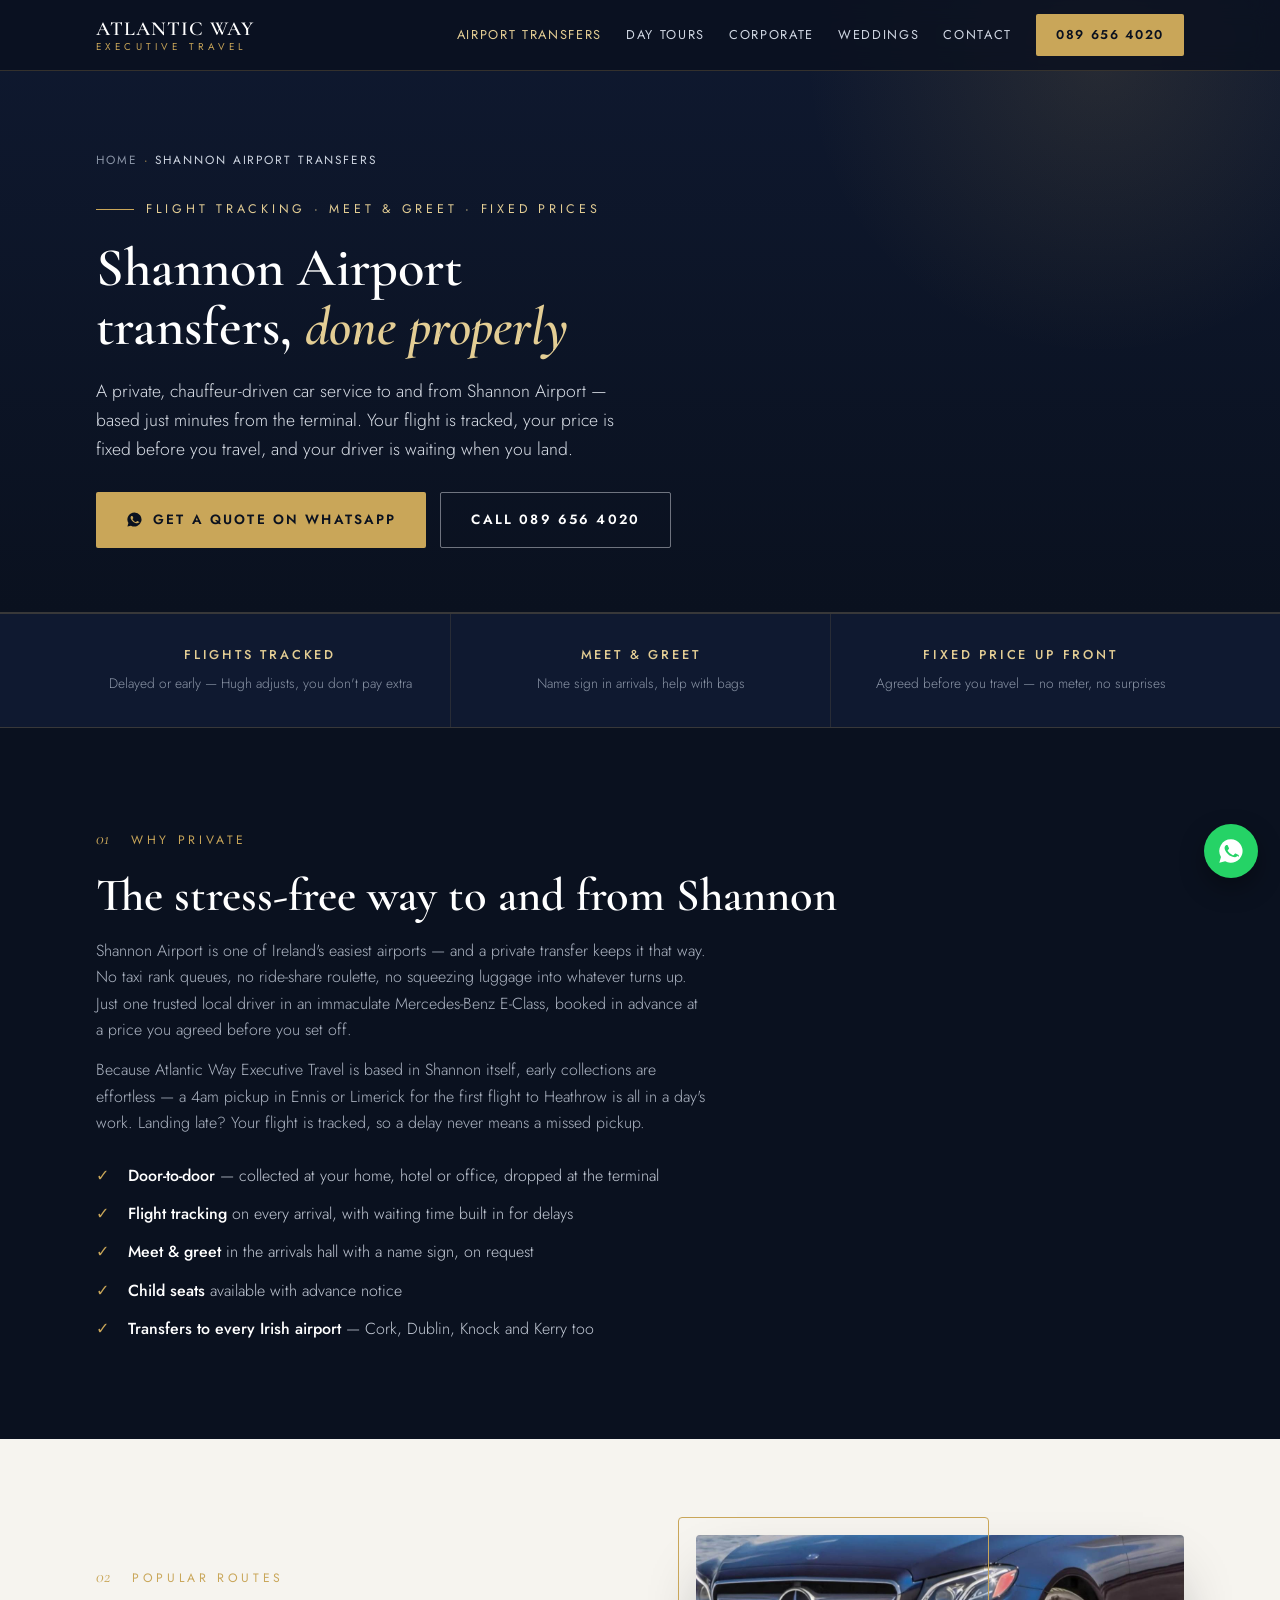
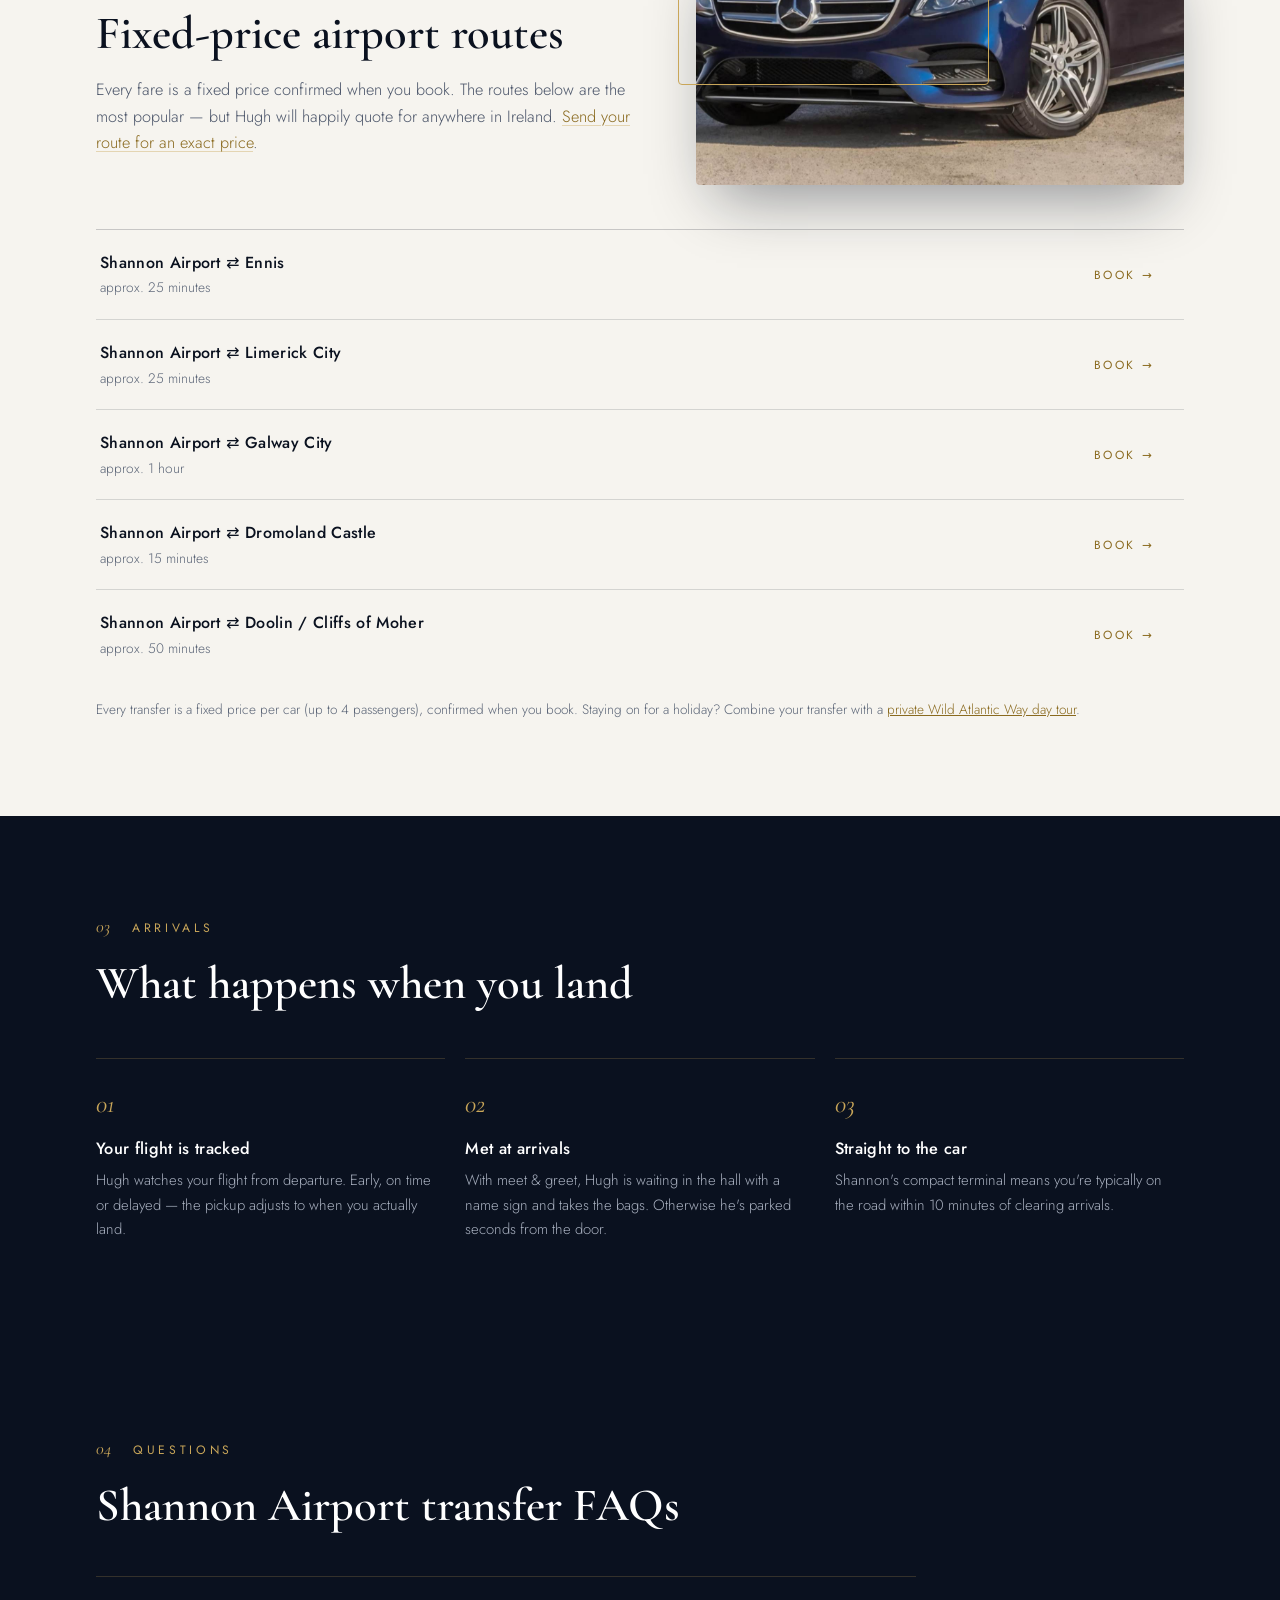
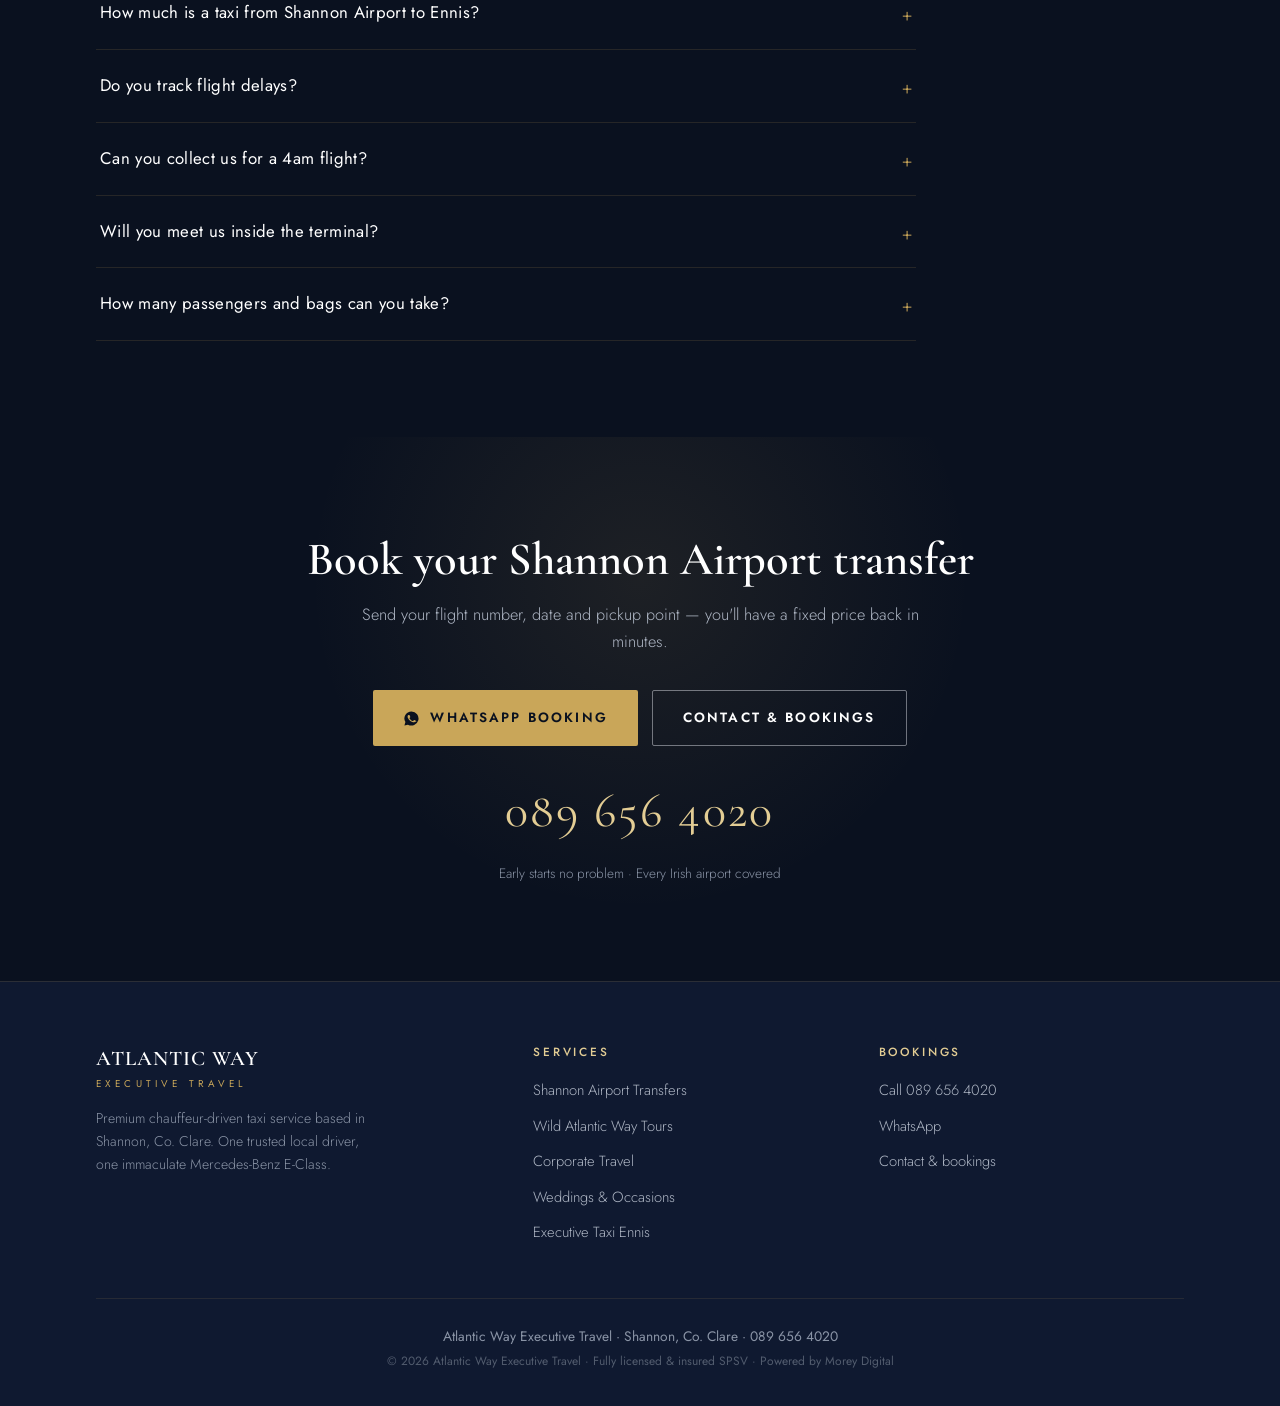
<file: shannon-airport-transfers.html>
<!DOCTYPE html>
<html lang="en">
<head>
<meta charset="UTF-8">
<meta name="viewport" content="width=device-width, initial-scale=1.0">
<title>Shannon Airport Transfers | Atlantic Way Executive Travel</title>
<meta name="description" content="Private Shannon Airport transfers with flight tracking, meet &amp; greet and fixed prices. Ennis, Limerick, Galway, Dromoland &amp; beyond. Book: 089 656 4020.">
<link rel="canonical" href="https://atlanticwayexecutivetravel.ie/shannon-airport-transfers.html">
<meta property="og:type" content="website">
<meta property="og:site_name" content="Atlantic Way Executive Travel">
<meta property="og:title" content="Shannon Airport Transfers | Atlantic Way Executive Travel">
<meta property="og:description" content="Private Shannon Airport transfers with flight tracking, meet &amp; greet and fixed prices agreed up front.">
<meta property="og:url" content="https://atlanticwayexecutivetravel.ie/shannon-airport-transfers.html">
<meta property="og:image" content="https://atlanticwayexecutivetravel.ie/images/hero-mercedes-atlantic-coast.jpg">
<meta name="twitter:card" content="summary_large_image">
<link rel="icon" type="image/png" sizes="32x32" href="images/favicon-32.png">
<link rel="icon" type="image/png" sizes="16x16" href="images/favicon-16.png">
<link rel="apple-touch-icon" href="images/apple-touch-icon.png">
<link rel="preconnect" href="https://fonts.googleapis.com">
<link rel="preconnect" href="https://fonts.gstatic.com" crossorigin>
<link href="https://fonts.googleapis.com/css2?family=Cormorant+Garamond:ital,wght@0,500;0,600;1,500&family=Jost:wght@300;400;500;600&display=swap" rel="stylesheet">
<link rel="stylesheet" href="css/style.css">
<script type="application/ld+json">
{
  "@context": "https://schema.org",
  "@graph": [
    {
      "@type": ["TaxiService", "LocalBusiness"],
      "@id": "https://atlanticwayexecutivetravel.ie/#business",
      "name": "Atlantic Way Executive Travel",
      "description": "Private Shannon Airport transfer service — chauffeur-driven Mercedes-Benz E-Class with flight tracking, meet & greet and fixed prices agreed up front.",
      "url": "https://atlanticwayexecutivetravel.ie/shannon-airport-transfers.html",
      "telephone": "+353896564020",
      "image": "https://atlanticwayexecutivetravel.ie/images/hero-mercedes-atlantic-coast.jpg",
      "address": { "@type": "PostalAddress", "addressLocality": "Shannon", "addressRegion": "County Clare", "addressCountry": "IE" },
      "geo": { "@type": "GeoCoordinates", "latitude": 52.7036, "longitude": -8.8639 },
      "areaServed": [
        { "@type": "City", "name": "Shannon" },
        { "@type": "City", "name": "Ennis" },
        { "@type": "AdministrativeArea", "name": "County Clare" },
        { "@type": "City", "name": "Limerick" },
        { "@type": "City", "name": "Galway" }
      ],
      "openingHoursSpecification": { "@type": "OpeningHoursSpecification", "dayOfWeek": ["Monday","Tuesday","Wednesday","Thursday","Friday","Saturday","Sunday"], "opens": "00:00", "closes": "23:59" }
    },
    {
      "@type": "BreadcrumbList",
      "itemListElement": [
        { "@type": "ListItem", "position": 1, "name": "Home", "item": "https://atlanticwayexecutivetravel.ie/" },
        { "@type": "ListItem", "position": 2, "name": "Shannon Airport Transfers", "item": "https://atlanticwayexecutivetravel.ie/shannon-airport-transfers.html" }
      ]
    },
    {
      "@type": "FAQPage",
      "mainEntity": [
        {
          "@type": "Question",
          "name": "How much is a taxi from Shannon Airport to Ennis?",
          "acceptedAnswer": { "@type": "Answer", "text": "A private transfer from Shannon Airport to Ennis is a fixed price agreed when you book — no meter, no surge pricing. Send your date and time by phone or WhatsApp and you'll have a confirmed quote back in minutes." }
        },
        {
          "@type": "Question",
          "name": "Do you track flight delays?",
          "acceptedAnswer": { "@type": "Answer", "text": "Yes. Every airport pickup is tracked from departure, so if your flight into Shannon is early or delayed, Hugh adjusts the collection time automatically. You'll never be left waiting at arrivals and you'll never pay extra because your flight was late." }
        },
        {
          "@type": "Question",
          "name": "Can you collect us for a 4am flight?",
          "acceptedAnswer": { "@type": "Answer", "text": "Absolutely. Early-morning departures are a speciality — being based minutes from Shannon Airport means a 4am or 5am collection anywhere in Clare or Limerick is no problem. Advance bookings are guaranteed, whatever the hour." }
        },
        {
          "@type": "Question",
          "name": "Will you meet us inside the terminal?",
          "acceptedAnswer": { "@type": "Answer", "text": "Yes — meet and greet is available on request. Hugh will be waiting in the arrivals hall with a name sign, help with your bags, and walk you straight to the car. Ideal for first-time visitors, families and business travellers." }
        },
        {
          "@type": "Question",
          "name": "How many passengers and bags can you take?",
          "acceptedAnswer": { "@type": "Answer", "text": "The Mercedes-Benz E-Class comfortably seats up to 4 passengers with full-size luggage in the boot. For larger groups, get in touch — Hugh can often arrange a trusted second car." }
        }
      ]
    }
  ]
}
</script>
<script src="js/main.js" defer></script>
</head>
<body>

<div class="topbar">
  <div class="wrap">
    <a class="logo" href="index.html"><b>ATLANTIC WAY</b><small>Executive Travel</small></a>
    <nav class="nav" id="nav" aria-label="Main navigation">
      <a href="shannon-airport-transfers.html" aria-current="page">Airport Transfers</a>
      <a href="wild-atlantic-way-tours.html">Day Tours</a>
      <a href="corporate-travel.html">Corporate</a>
      <a href="weddings-occasions.html">Weddings</a>
      <a href="contact.html">Contact</a>
      <a class="call" href="tel:+353896564020">089 656 4020</a>
    </nav>
    <button class="menu-btn" aria-expanded="false" aria-controls="nav">Menu</button>
  </div>
</div>

<header class="page-hero">
  <div class="wrap">
    <nav class="crumbs" aria-label="Breadcrumb">
      <ol>
        <li><a href="index.html">Home</a></li>
        <li><span aria-current="page">Shannon Airport Transfers</span></li>
      </ol>
    </nav>
    <div class="kicker">Flight Tracking · Meet &amp; Greet · Fixed Prices</div>
    <h1>Shannon Airport transfers, <em>done properly</em></h1>
    <p class="lead">A private, chauffeur-driven car service to and from Shannon Airport — based just minutes from the terminal. Your flight is tracked, your price is fixed before you travel, and your driver is waiting when you land.</p>
    <div class="btns">
      <a class="btn gold" href="https://wa.me/353896564020"><svg class="wa" viewBox="0 0 24 24" aria-hidden="true"><path d="M12 2a10 10 0 0 0-8.6 15.1L2 22l5-1.3A10 10 0 1 0 12 2zm5.4 14.1c-.2.6-1.3 1.2-1.8 1.2-.5.1-1 .2-3.3-.7-2.8-1.1-4.6-4-4.7-4.2-.1-.2-1.1-1.5-1.1-2.9s.7-2 1-2.3c.2-.3.5-.3.7-.3h.5c.2 0 .4 0 .6.5l.9 2.1c.1.2.1.4 0 .6l-.4.6-.5.5c-.1.2-.3.3-.1.6.2.3.8 1.4 1.8 2.2 1.2 1.1 2.3 1.4 2.6 1.6.3.1.5.1.7-.1l1-1.2c.2-.3.4-.2.7-.1l2.1 1c.3.2.5.3.6.4 0 .2 0 .7-.3 1.5z"/></svg>Get a Quote on WhatsApp</a>
      <a class="btn ghost" href="tel:+353896564020">Call 089 656 4020</a>
    </div>
  </div>
</header>

<div class="strip">
  <div class="wrap">
    <div class="cell rv"><b>Flights Tracked</b><small>Delayed or early — Hugh adjusts, you don't pay extra</small></div>
    <div class="cell rv"><b>Meet &amp; Greet</b><small>Name sign in arrivals, help with bags</small></div>
    <div class="cell rv"><b>Fixed Price Up Front</b><small>Agreed before you travel — no meter, no surprises</small></div>
  </div>
</div>

<section>
  <div class="wrap">
    <div class="sec-head rv"><span class="sec-num">01</span><span class="sec-kicker">Why Private</span></div>
    <h2 class="rv">The stress-free way to and from Shannon</h2>
    <div class="prose rv">
      <p>Shannon Airport is one of Ireland's easiest airports — and a private transfer keeps it that way. No taxi rank queues, no ride-share roulette, no squeezing luggage into whatever turns up. Just one trusted local driver in an immaculate Mercedes-Benz E-Class, booked in advance at a price you agreed before you set off.</p>
      <p>Because Atlantic Way Executive Travel is based in Shannon itself, early collections are effortless — a 4am pickup in Ennis or Limerick for the first flight to Heathrow is all in a day's work. Landing late? Your flight is tracked, so a delay never means a missed pickup.</p>
    </div>
    <ul class="ticks rv">
      <li><b>Door-to-door</b> — collected at your home, hotel or office, dropped at the terminal</li>
      <li><b>Flight tracking</b> on every arrival, with waiting time built in for delays</li>
      <li><b>Meet &amp; greet</b> in the arrivals hall with a name sign, on request</li>
      <li><b>Child seats</b> available with advance notice</li>
      <li><b>Transfers to every Irish airport</b> — Cork, Dublin, Knock and Kerry too</li>
    </ul>
  </div>
</section>

<section class="car">
  <div class="wrap">
    <div class="grid">
      <div class="rv">
        <div class="sec-head"><span class="sec-num">02</span><span class="sec-kicker">Popular Routes</span></div>
        <h2>Fixed-price airport routes</h2>
        <p class="sub">Every fare is a fixed price confirmed when you book. The routes below are the most popular — but Hugh will happily quote for anywhere in Ireland. <a href="contact.html">Send your route for an exact price</a>.</p>
      </div>
      <div class="imgbox rv"><img src="images/mercedes-e-class-detail.jpg" alt="Mercedes-Benz E-Class ready for a Shannon Airport transfer" width="1400" height="718" loading="lazy"></div>
    </div>
    <div class="routes rv" style="border-top-color:rgba(10,17,31,.2)">
      <div class="route" style="border-bottom-color:rgba(10,17,31,.14)"><div><b style="color:var(--ink)">Shannon Airport ⇄ Ennis</b><small style="color:#5b6577">approx. 25 minutes</small></div><a class="go" style="color:#8a6a1f" href="contact.html">Book →</a></div>
      <div class="route" style="border-bottom-color:rgba(10,17,31,.14)"><div><b style="color:var(--ink)">Shannon Airport ⇄ Limerick City</b><small style="color:#5b6577">approx. 25 minutes</small></div><a class="go" style="color:#8a6a1f" href="contact.html">Book →</a></div>
      <div class="route" style="border-bottom-color:rgba(10,17,31,.14)"><div><b style="color:var(--ink)">Shannon Airport ⇄ Galway City</b><small style="color:#5b6577">approx. 1 hour</small></div><a class="go" style="color:#8a6a1f" href="contact.html">Book →</a></div>
      <div class="route" style="border-bottom-color:rgba(10,17,31,.14)"><div><b style="color:var(--ink)">Shannon Airport ⇄ Dromoland Castle</b><small style="color:#5b6577">approx. 15 minutes</small></div><a class="go" style="color:#8a6a1f" href="contact.html">Book →</a></div>
      <div class="route" style="border-bottom:none"><div><b style="color:var(--ink)">Shannon Airport ⇄ Doolin / Cliffs of Moher</b><small style="color:#5b6577">approx. 50 minutes</small></div><a class="go" style="color:#8a6a1f" href="contact.html">Book →</a></div>
    </div>
    <p class="smallprint rv" style="color:#5b6577">Every transfer is a fixed price per car (up to 4 passengers), confirmed when you book. Staying on for a holiday? Combine your transfer with a <a href="wild-atlantic-way-tours.html" style="color:#8a6a1f">private Wild Atlantic Way day tour</a>.</p>
  </div>
</section>

<section class="how">
  <div class="wrap">
    <div class="sec-head rv"><span class="sec-num">03</span><span class="sec-kicker">Arrivals</span></div>
    <h2 class="rv">What happens when you land</h2>
    <div class="steps">
      <div class="step rv"><b>Your flight is tracked</b><p>Hugh watches your flight from departure. Early, on time or delayed — the pickup adjusts to when you actually land.</p></div>
      <div class="step rv"><b>Met at arrivals</b><p>With meet &amp; greet, Hugh is waiting in the hall with a name sign and takes the bags. Otherwise he's parked seconds from the door.</p></div>
      <div class="step rv"><b>Straight to the car</b><p>Shannon's compact terminal means you're typically on the road within 10 minutes of clearing arrivals.</p></div>
    </div>
  </div>
</section>

<section id="faq">
  <div class="wrap">
    <div class="sec-head rv"><span class="sec-num">04</span><span class="sec-kicker">Questions</span></div>
    <h2 class="rv">Shannon Airport transfer FAQs</h2>
    <div class="faq rv">
      <details>
        <summary>How much is a taxi from Shannon Airport to Ennis?</summary>
        <div class="a"><p>A private transfer from Shannon Airport to Ennis is a fixed price agreed when you book — no meter, no surge pricing. Send your date and time by phone or WhatsApp and you'll have a confirmed quote back in minutes.</p></div>
      </details>
      <details>
        <summary>Do you track flight delays?</summary>
        <div class="a"><p>Yes. Every airport pickup is tracked from departure, so if your flight into Shannon is early or delayed, Hugh adjusts the collection time automatically. You'll never be left waiting at arrivals and you'll never pay extra because your flight was late.</p></div>
      </details>
      <details>
        <summary>Can you collect us for a 4am flight?</summary>
        <div class="a"><p>Absolutely. Early-morning departures are a speciality — being based minutes from Shannon Airport means a 4am or 5am collection anywhere in Clare or Limerick is no problem. Advance bookings are guaranteed, whatever the hour.</p></div>
      </details>
      <details>
        <summary>Will you meet us inside the terminal?</summary>
        <div class="a"><p>Yes — meet and greet is available on request. Hugh will be waiting in the arrivals hall with a name sign, help with your bags, and walk you straight to the car. Ideal for first-time visitors, families and business travellers.</p></div>
      </details>
      <details>
        <summary>How many passengers and bags can you take?</summary>
        <div class="a"><p>The Mercedes-Benz E-Class comfortably seats up to 4 passengers with full-size luggage in the boot. For larger groups, get in touch — Hugh can often arrange a trusted second car.</p></div>
      </details>
    </div>
  </div>
</section>

<section class="book">
  <div class="wrap">
    <h2 class="rv">Book your Shannon Airport transfer</h2>
    <p class="sub rv">Send your flight number, date and pickup point — you'll have a fixed price back in minutes.</p>
    <div class="btns rv">
      <a class="btn gold" href="https://wa.me/353896564020"><svg class="wa" viewBox="0 0 24 24" aria-hidden="true"><path d="M12 2a10 10 0 0 0-8.6 15.1L2 22l5-1.3A10 10 0 1 0 12 2zm5.4 14.1c-.2.6-1.3 1.2-1.8 1.2-.5.1-1 .2-3.3-.7-2.8-1.1-4.6-4-4.7-4.2-.1-.2-1.1-1.5-1.1-2.9s.7-2 1-2.3c.2-.3.5-.3.7-.3h.5c.2 0 .4 0 .6.5l.9 2.1c.1.2.1.4 0 .6l-.4.6-.5.5c-.1.2-.3.3-.1.6.2.3.8 1.4 1.8 2.2 1.2 1.1 2.3 1.4 2.6 1.6.3.1.5.1.7-.1l1-1.2c.2-.3.4-.2.7-.1l2.1 1c.3.2.5.3.6.4 0 .2 0 .7-.3 1.5z"/></svg>WhatsApp Booking</a>
      <a class="btn ghost" href="contact.html">Contact &amp; Bookings</a>
    </div>
    <a class="num rv" href="tel:+353896564020">089 656 4020</a>
    <p class="hours rv">Early starts no problem · Every Irish airport covered</p>
  </div>
</section>

<footer>
  <div class="wrap">
    <div class="fgrid">
      <div class="fbrand">
        <b>ATLANTIC WAY</b><small>Executive Travel</small>
        <p>Premium chauffeur-driven taxi service based in Shannon, Co. Clare. One trusted local driver, one immaculate Mercedes-Benz E-Class.</p>
      </div>
      <div class="fcol">
        <h4>Services</h4>
        <ul>
          <li><a href="shannon-airport-transfers.html">Shannon Airport Transfers</a></li>
          <li><a href="wild-atlantic-way-tours.html">Wild Atlantic Way Tours</a></li>
          <li><a href="corporate-travel.html">Corporate Travel</a></li>
          <li><a href="weddings-occasions.html">Weddings &amp; Occasions</a></li>
          <li><a href="ennis-taxi.html">Executive Taxi Ennis</a></li>
        </ul>
      </div>
      <div class="fcol">
        <h4>Bookings</h4>
        <ul>
          <li><a href="tel:+353896564020">Call 089 656 4020</a></li>
          <li><a href="https://wa.me/353896564020">WhatsApp</a></li>
          <li><a href="contact.html">Contact &amp; bookings</a></li>
        </ul>
      </div>
    </div>
    <div class="fbase">
      <p class="f1">Atlantic Way Executive Travel · Shannon, Co. Clare · <a href="tel:+353896564020">089 656 4020</a></p>
      <p class="f2">© 2026 Atlantic Way Executive Travel · Fully licensed &amp; insured SPSV · Powered by <a href="https://moreydigital.ie">Morey Digital</a></p>
    </div>
  </div>
</footer>

<a class="fab" href="https://wa.me/353896564020" aria-label="Book on WhatsApp"><svg viewBox="0 0 24 24" aria-hidden="true"><path d="M12 2a10 10 0 0 0-8.6 15.1L2 22l5-1.3A10 10 0 1 0 12 2zm5.4 14.1c-.2.6-1.3 1.2-1.8 1.2-.5.1-1 .2-3.3-.7-2.8-1.1-4.6-4-4.7-4.2-.1-.2-1.1-1.5-1.1-2.9s.7-2 1-2.3c.2-.3.5-.3.7-.3h.5c.2 0 .4 0 .6.5l.9 2.1c.1.2.1.4 0 .6l-.4.6-.5.5c-.1.2-.3.3-.1.6.2.3.8 1.4 1.8 2.2 1.2 1.1 2.3 1.4 2.6 1.6.3.1.5.1.7-.1l1-1.2c.2-.3.4-.2.7-.1l2.1 1c.3.2.5.3.6.4 0 .2 0 .7-.3 1.5z"/></svg></a>

</body>
</html>
</file>
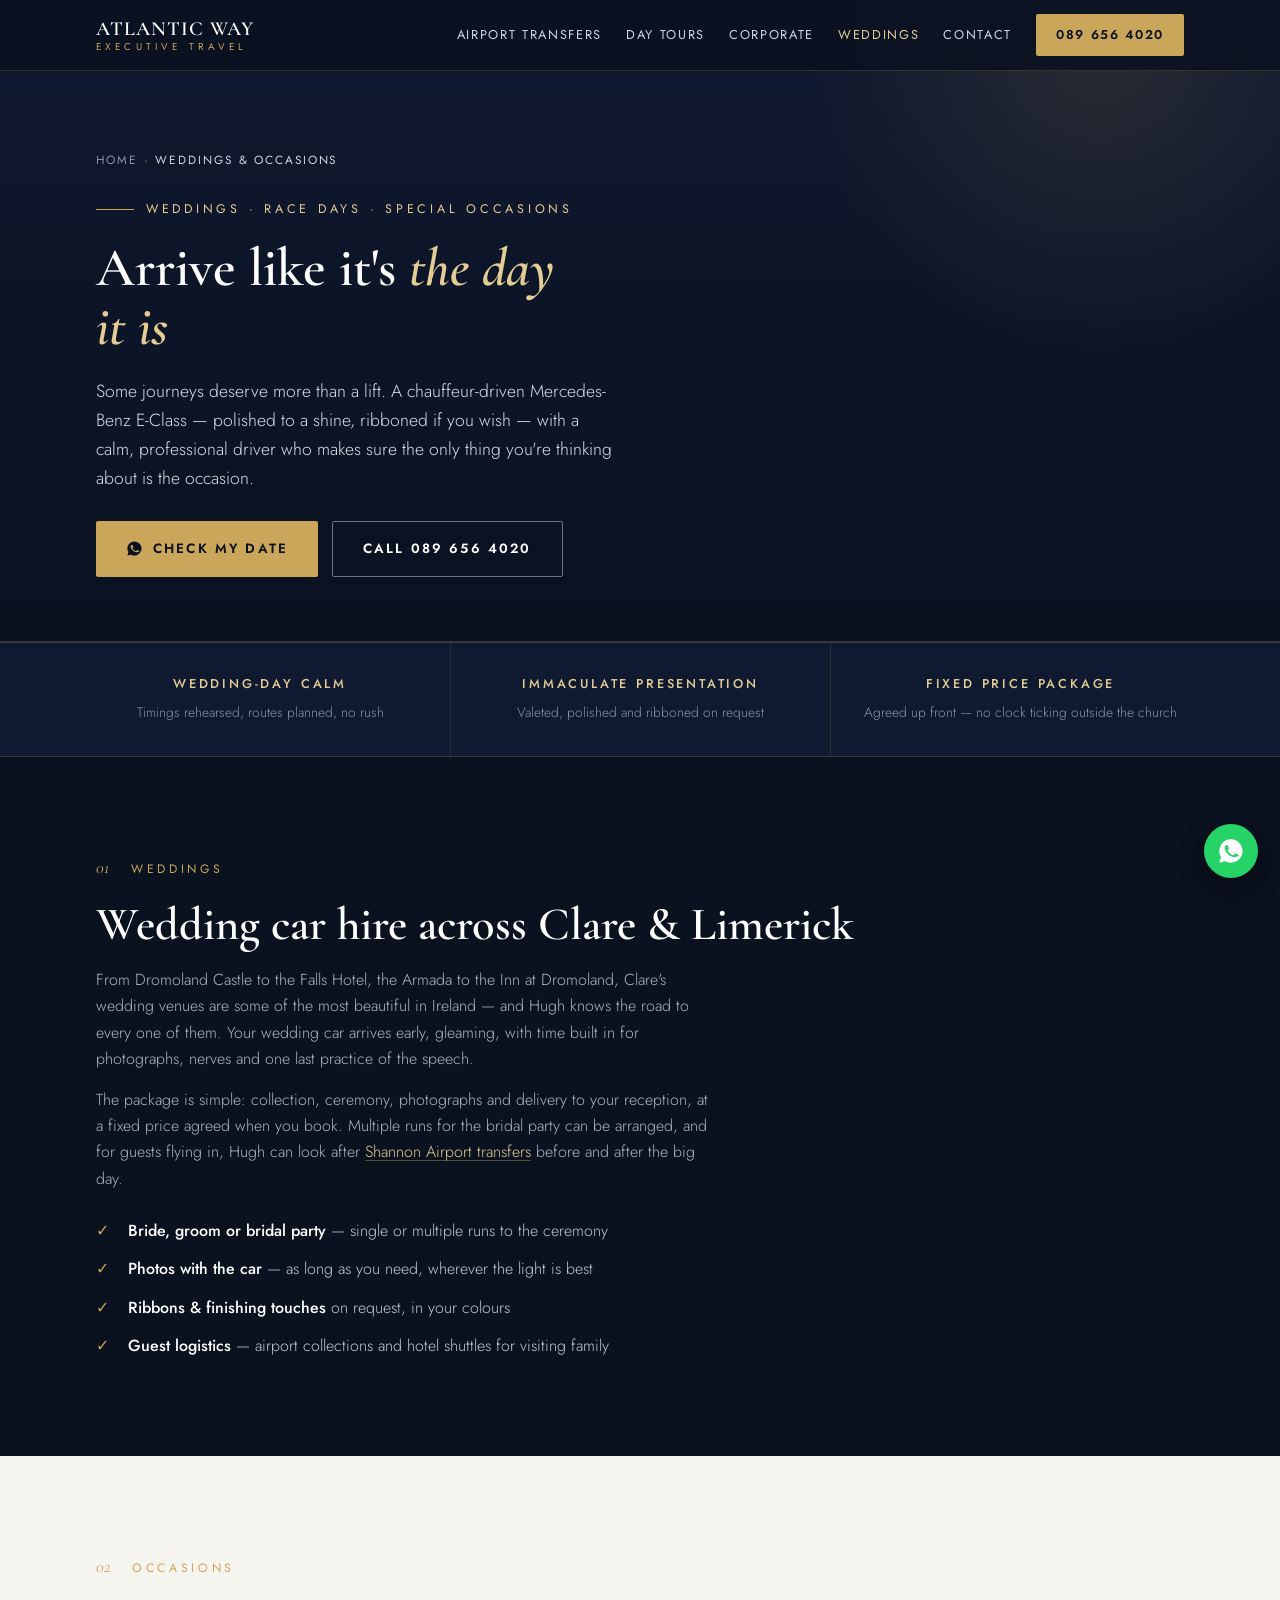
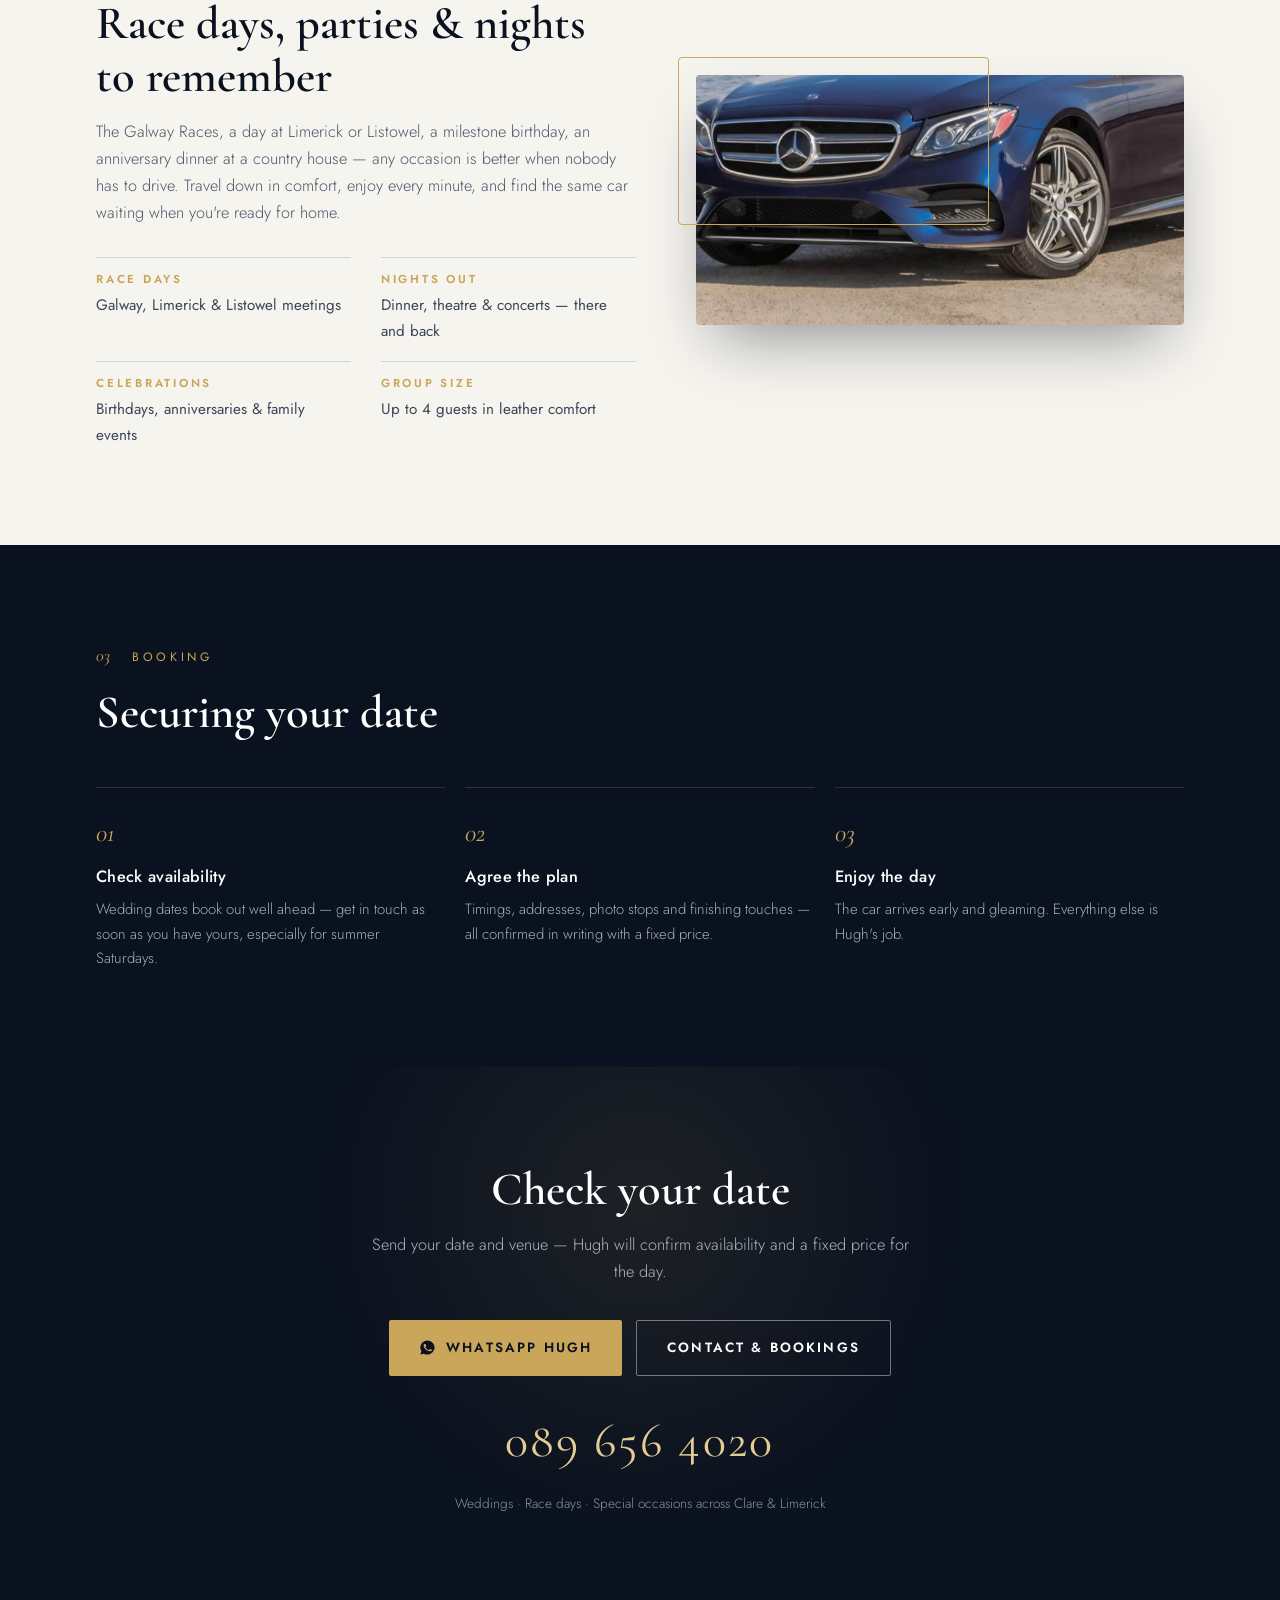
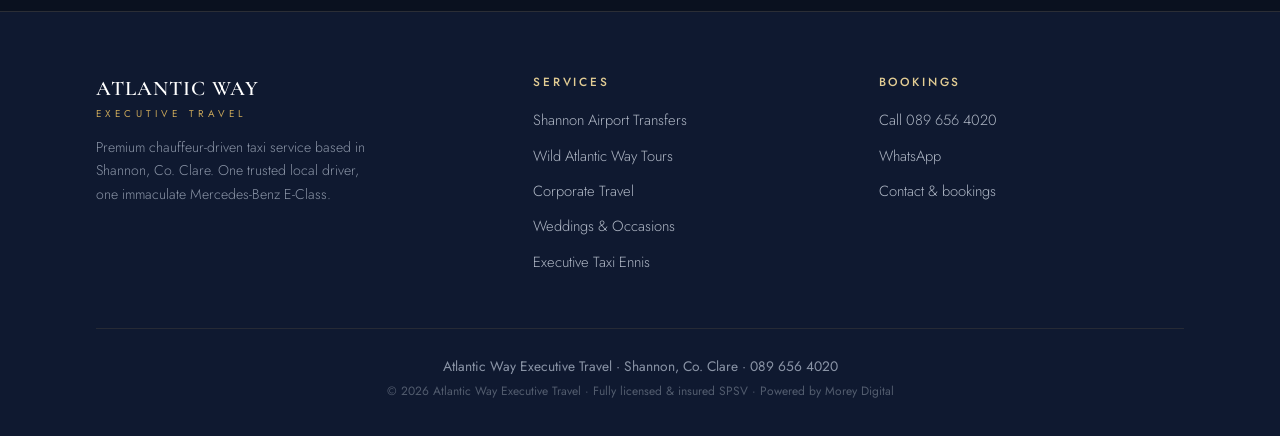
<file: weddings-occasions.html>
<!DOCTYPE html>
<html lang="en">
<head>
<meta charset="UTF-8">
<meta name="viewport" content="width=device-width, initial-scale=1.0">
<title>Wedding Car &amp; Occasion Chauffeur | Co. Clare</title>
<meta name="description" content="Chauffeur-driven Mercedes E-Class for weddings, race days &amp; special occasions across Co. Clare &amp; Limerick. One dedicated driver, immaculate car.">
<link rel="canonical" href="https://atlanticwayexecutivetravel.ie/weddings-occasions.html">
<meta property="og:type" content="website">
<meta property="og:site_name" content="Atlantic Way Executive Travel">
<meta property="og:title" content="Wedding Car &amp; Occasion Chauffeur | Co. Clare">
<meta property="og:description" content="Chauffeur-driven Mercedes E-Class for weddings, race days &amp; special occasions across Co. Clare &amp; Limerick.">
<meta property="og:url" content="https://atlanticwayexecutivetravel.ie/weddings-occasions.html">
<meta property="og:image" content="https://atlanticwayexecutivetravel.ie/images/hero-mercedes-atlantic-coast.jpg">
<meta name="twitter:card" content="summary_large_image">
<link rel="icon" type="image/png" sizes="32x32" href="images/favicon-32.png">
<link rel="icon" type="image/png" sizes="16x16" href="images/favicon-16.png">
<link rel="apple-touch-icon" href="images/apple-touch-icon.png">
<link rel="preconnect" href="https://fonts.googleapis.com">
<link rel="preconnect" href="https://fonts.gstatic.com" crossorigin>
<link href="https://fonts.googleapis.com/css2?family=Cormorant+Garamond:ital,wght@0,500;0,600;1,500&family=Jost:wght@300;400;500;600&display=swap" rel="stylesheet">
<link rel="stylesheet" href="css/style.css">
<script type="application/ld+json">
{
  "@context": "https://schema.org",
  "@graph": [
    {
      "@type": ["TaxiService", "LocalBusiness"],
      "@id": "https://atlanticwayexecutivetravel.ie/#business",
      "name": "Atlantic Way Executive Travel",
      "description": "Chauffeur-driven wedding and special occasion car service in County Clare and Limerick — an immaculate Mercedes-Benz E-Class with one dedicated driver.",
      "url": "https://atlanticwayexecutivetravel.ie/weddings-occasions.html",
      "telephone": "+353896564020",
      "image": "https://atlanticwayexecutivetravel.ie/images/hero-mercedes-atlantic-coast.jpg",
      "address": { "@type": "PostalAddress", "addressLocality": "Shannon", "addressRegion": "County Clare", "addressCountry": "IE" },
      "geo": { "@type": "GeoCoordinates", "latitude": 52.7036, "longitude": -8.8639 },
      "areaServed": [
        { "@type": "City", "name": "Shannon" },
        { "@type": "City", "name": "Ennis" },
        { "@type": "AdministrativeArea", "name": "County Clare" },
        { "@type": "City", "name": "Limerick" },
        { "@type": "City", "name": "Galway" }
      ],
      "openingHoursSpecification": { "@type": "OpeningHoursSpecification", "dayOfWeek": ["Monday","Tuesday","Wednesday","Thursday","Friday","Saturday","Sunday"], "opens": "00:00", "closes": "23:59" }
    },
    {
      "@type": "BreadcrumbList",
      "itemListElement": [
        { "@type": "ListItem", "position": 1, "name": "Home", "item": "https://atlanticwayexecutivetravel.ie/" },
        { "@type": "ListItem", "position": 2, "name": "Weddings & Occasions", "item": "https://atlanticwayexecutivetravel.ie/weddings-occasions.html" }
      ]
    }
  ]
}
</script>
<script src="js/main.js" defer></script>
</head>
<body>

<div class="topbar">
  <div class="wrap">
    <a class="logo" href="index.html"><b>ATLANTIC WAY</b><small>Executive Travel</small></a>
    <nav class="nav" id="nav" aria-label="Main navigation">
      <a href="shannon-airport-transfers.html">Airport Transfers</a>
      <a href="wild-atlantic-way-tours.html">Day Tours</a>
      <a href="corporate-travel.html">Corporate</a>
      <a href="weddings-occasions.html" aria-current="page">Weddings</a>
      <a href="contact.html">Contact</a>
      <a class="call" href="tel:+353896564020">089 656 4020</a>
    </nav>
    <button class="menu-btn" aria-expanded="false" aria-controls="nav">Menu</button>
  </div>
</div>

<header class="page-hero">
  <div class="wrap">
    <nav class="crumbs" aria-label="Breadcrumb">
      <ol>
        <li><a href="index.html">Home</a></li>
        <li><span aria-current="page">Weddings &amp; Occasions</span></li>
      </ol>
    </nav>
    <div class="kicker">Weddings · Race Days · Special Occasions</div>
    <h1>Arrive like it's <em>the day it is</em></h1>
    <p class="lead">Some journeys deserve more than a lift. A chauffeur-driven Mercedes-Benz E-Class — polished to a shine, ribboned if you wish — with a calm, professional driver who makes sure the only thing you're thinking about is the occasion.</p>
    <div class="btns">
      <a class="btn gold" href="https://wa.me/353896564020"><svg class="wa" viewBox="0 0 24 24" aria-hidden="true"><path d="M12 2a10 10 0 0 0-8.6 15.1L2 22l5-1.3A10 10 0 1 0 12 2zm5.4 14.1c-.2.6-1.3 1.2-1.8 1.2-.5.1-1 .2-3.3-.7-2.8-1.1-4.6-4-4.7-4.2-.1-.2-1.1-1.5-1.1-2.9s.7-2 1-2.3c.2-.3.5-.3.7-.3h.5c.2 0 .4 0 .6.5l.9 2.1c.1.2.1.4 0 .6l-.4.6-.5.5c-.1.2-.3.3-.1.6.2.3.8 1.4 1.8 2.2 1.2 1.1 2.3 1.4 2.6 1.6.3.1.5.1.7-.1l1-1.2c.2-.3.4-.2.7-.1l2.1 1c.3.2.5.3.6.4 0 .2 0 .7-.3 1.5z"/></svg>Check My Date</a>
      <a class="btn ghost" href="tel:+353896564020">Call 089 656 4020</a>
    </div>
  </div>
</header>

<div class="strip">
  <div class="wrap">
    <div class="cell rv"><b>Wedding-Day Calm</b><small>Timings rehearsed, routes planned, no rush</small></div>
    <div class="cell rv"><b>Immaculate Presentation</b><small>Valeted, polished and ribboned on request</small></div>
    <div class="cell rv"><b>Fixed Price Package</b><small>Agreed up front — no clock ticking outside the church</small></div>
  </div>
</div>

<section>
  <div class="wrap">
    <div class="sec-head rv"><span class="sec-num">01</span><span class="sec-kicker">Weddings</span></div>
    <h2 class="rv">Wedding car hire across Clare &amp; Limerick</h2>
    <div class="prose rv">
      <p>From Dromoland Castle to the Falls Hotel, the Armada to the Inn at Dromoland, Clare's wedding venues are some of the most beautiful in Ireland — and Hugh knows the road to every one of them. Your wedding car arrives early, gleaming, with time built in for photographs, nerves and one last practice of the speech.</p>
      <p>The package is simple: collection, ceremony, photographs and delivery to your reception, at a fixed price agreed when you book. Multiple runs for the bridal party can be arranged, and for guests flying in, Hugh can look after <a href="shannon-airport-transfers.html">Shannon Airport transfers</a> before and after the big day.</p>
    </div>
    <ul class="ticks rv">
      <li><b>Bride, groom or bridal party</b> — single or multiple runs to the ceremony</li>
      <li><b>Photos with the car</b> — as long as you need, wherever the light is best</li>
      <li><b>Ribbons &amp; finishing touches</b> on request, in your colours</li>
      <li><b>Guest logistics</b> — airport collections and hotel shuttles for visiting family</li>
    </ul>
  </div>
</section>

<section class="car">
  <div class="wrap">
    <div class="grid">
      <div class="rv">
        <div class="sec-head"><span class="sec-num">02</span><span class="sec-kicker">Occasions</span></div>
        <h2>Race days, parties &amp; nights to remember</h2>
        <p class="sub">The Galway Races, a day at Limerick or Listowel, a milestone birthday, an anniversary dinner at a country house — any occasion is better when nobody has to drive. Travel down in comfort, enjoy every minute, and find the same car waiting when you're ready for home.</p>
        <div class="specs">
          <div><b>Race Days</b><span>Galway, Limerick &amp; Listowel meetings</span></div>
          <div><b>Nights Out</b><span>Dinner, theatre &amp; concerts — there and back</span></div>
          <div><b>Celebrations</b><span>Birthdays, anniversaries &amp; family events</span></div>
          <div><b>Group Size</b><span>Up to 4 guests in leather comfort</span></div>
        </div>
      </div>
      <div class="imgbox rv"><img src="images/mercedes-e-class-detail.jpg" alt="Polished Mercedes-Benz E-Class wedding and occasion car in County Clare" width="1400" height="718" loading="lazy"></div>
    </div>
  </div>
</section>

<section class="how">
  <div class="wrap">
    <div class="sec-head rv"><span class="sec-num">03</span><span class="sec-kicker">Booking</span></div>
    <h2 class="rv">Securing your date</h2>
    <div class="steps">
      <div class="step rv"><b>Check availability</b><p>Wedding dates book out well ahead — get in touch as soon as you have yours, especially for summer Saturdays.</p></div>
      <div class="step rv"><b>Agree the plan</b><p>Timings, addresses, photo stops and finishing touches — all confirmed in writing with a fixed price.</p></div>
      <div class="step rv"><b>Enjoy the day</b><p>The car arrives early and gleaming. Everything else is Hugh's job.</p></div>
    </div>
  </div>
</section>

<section class="book">
  <div class="wrap">
    <h2 class="rv">Check your date</h2>
    <p class="sub rv">Send your date and venue — Hugh will confirm availability and a fixed price for the day.</p>
    <div class="btns rv">
      <a class="btn gold" href="https://wa.me/353896564020"><svg class="wa" viewBox="0 0 24 24" aria-hidden="true"><path d="M12 2a10 10 0 0 0-8.6 15.1L2 22l5-1.3A10 10 0 1 0 12 2zm5.4 14.1c-.2.6-1.3 1.2-1.8 1.2-.5.1-1 .2-3.3-.7-2.8-1.1-4.6-4-4.7-4.2-.1-.2-1.1-1.5-1.1-2.9s.7-2 1-2.3c.2-.3.5-.3.7-.3h.5c.2 0 .4 0 .6.5l.9 2.1c.1.2.1.4 0 .6l-.4.6-.5.5c-.1.2-.3.3-.1.6.2.3.8 1.4 1.8 2.2 1.2 1.1 2.3 1.4 2.6 1.6.3.1.5.1.7-.1l1-1.2c.2-.3.4-.2.7-.1l2.1 1c.3.2.5.3.6.4 0 .2 0 .7-.3 1.5z"/></svg>WhatsApp Hugh</a>
      <a class="btn ghost" href="contact.html">Contact &amp; Bookings</a>
    </div>
    <a class="num rv" href="tel:+353896564020">089 656 4020</a>
    <p class="hours rv">Weddings · Race days · Special occasions across Clare &amp; Limerick</p>
  </div>
</section>

<footer>
  <div class="wrap">
    <div class="fgrid">
      <div class="fbrand">
        <b>ATLANTIC WAY</b><small>Executive Travel</small>
        <p>Premium chauffeur-driven taxi service based in Shannon, Co. Clare. One trusted local driver, one immaculate Mercedes-Benz E-Class.</p>
      </div>
      <div class="fcol">
        <h4>Services</h4>
        <ul>
          <li><a href="shannon-airport-transfers.html">Shannon Airport Transfers</a></li>
          <li><a href="wild-atlantic-way-tours.html">Wild Atlantic Way Tours</a></li>
          <li><a href="corporate-travel.html">Corporate Travel</a></li>
          <li><a href="weddings-occasions.html">Weddings &amp; Occasions</a></li>
          <li><a href="ennis-taxi.html">Executive Taxi Ennis</a></li>
        </ul>
      </div>
      <div class="fcol">
        <h4>Bookings</h4>
        <ul>
          <li><a href="tel:+353896564020">Call 089 656 4020</a></li>
          <li><a href="https://wa.me/353896564020">WhatsApp</a></li>
          <li><a href="contact.html">Contact &amp; bookings</a></li>
        </ul>
      </div>
    </div>
    <div class="fbase">
      <p class="f1">Atlantic Way Executive Travel · Shannon, Co. Clare · <a href="tel:+353896564020">089 656 4020</a></p>
      <p class="f2">© 2026 Atlantic Way Executive Travel · Fully licensed &amp; insured SPSV · Powered by <a href="https://moreydigital.ie">Morey Digital</a></p>
    </div>
  </div>
</footer>

<a class="fab" href="https://wa.me/353896564020" aria-label="Book on WhatsApp"><svg viewBox="0 0 24 24" aria-hidden="true"><path d="M12 2a10 10 0 0 0-8.6 15.1L2 22l5-1.3A10 10 0 1 0 12 2zm5.4 14.1c-.2.6-1.3 1.2-1.8 1.2-.5.1-1 .2-3.3-.7-2.8-1.1-4.6-4-4.7-4.2-.1-.2-1.1-1.5-1.1-2.9s.7-2 1-2.3c.2-.3.5-.3.7-.3h.5c.2 0 .4 0 .6.5l.9 2.1c.1.2.1.4 0 .6l-.4.6-.5.5c-.1.2-.3.3-.1.6.2.3.8 1.4 1.8 2.2 1.2 1.1 2.3 1.4 2.6 1.6.3.1.5.1.7-.1l1-1.2c.2-.3.4-.2.7-.1l2.1 1c.3.2.5.3.6.4 0 .2 0 .7-.3 1.5z"/></svg></a>

</body>
</html>
</file>
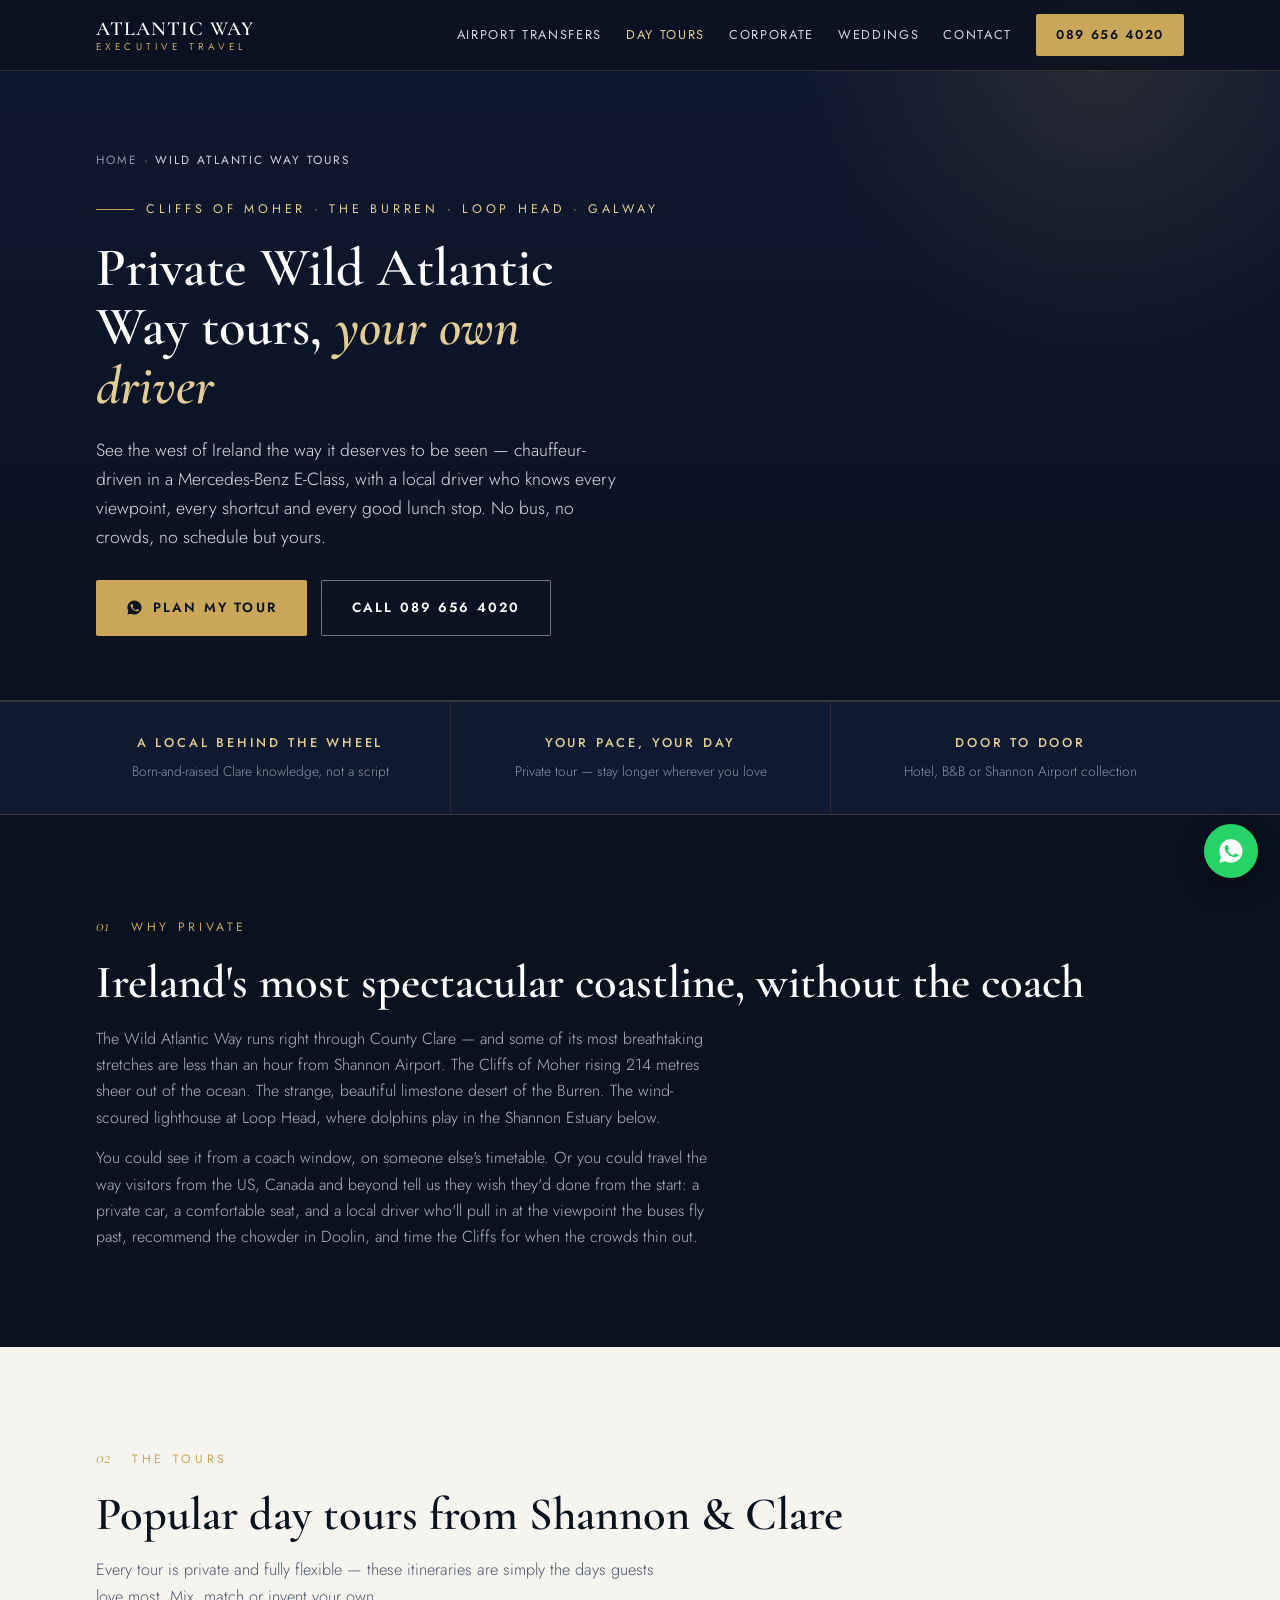
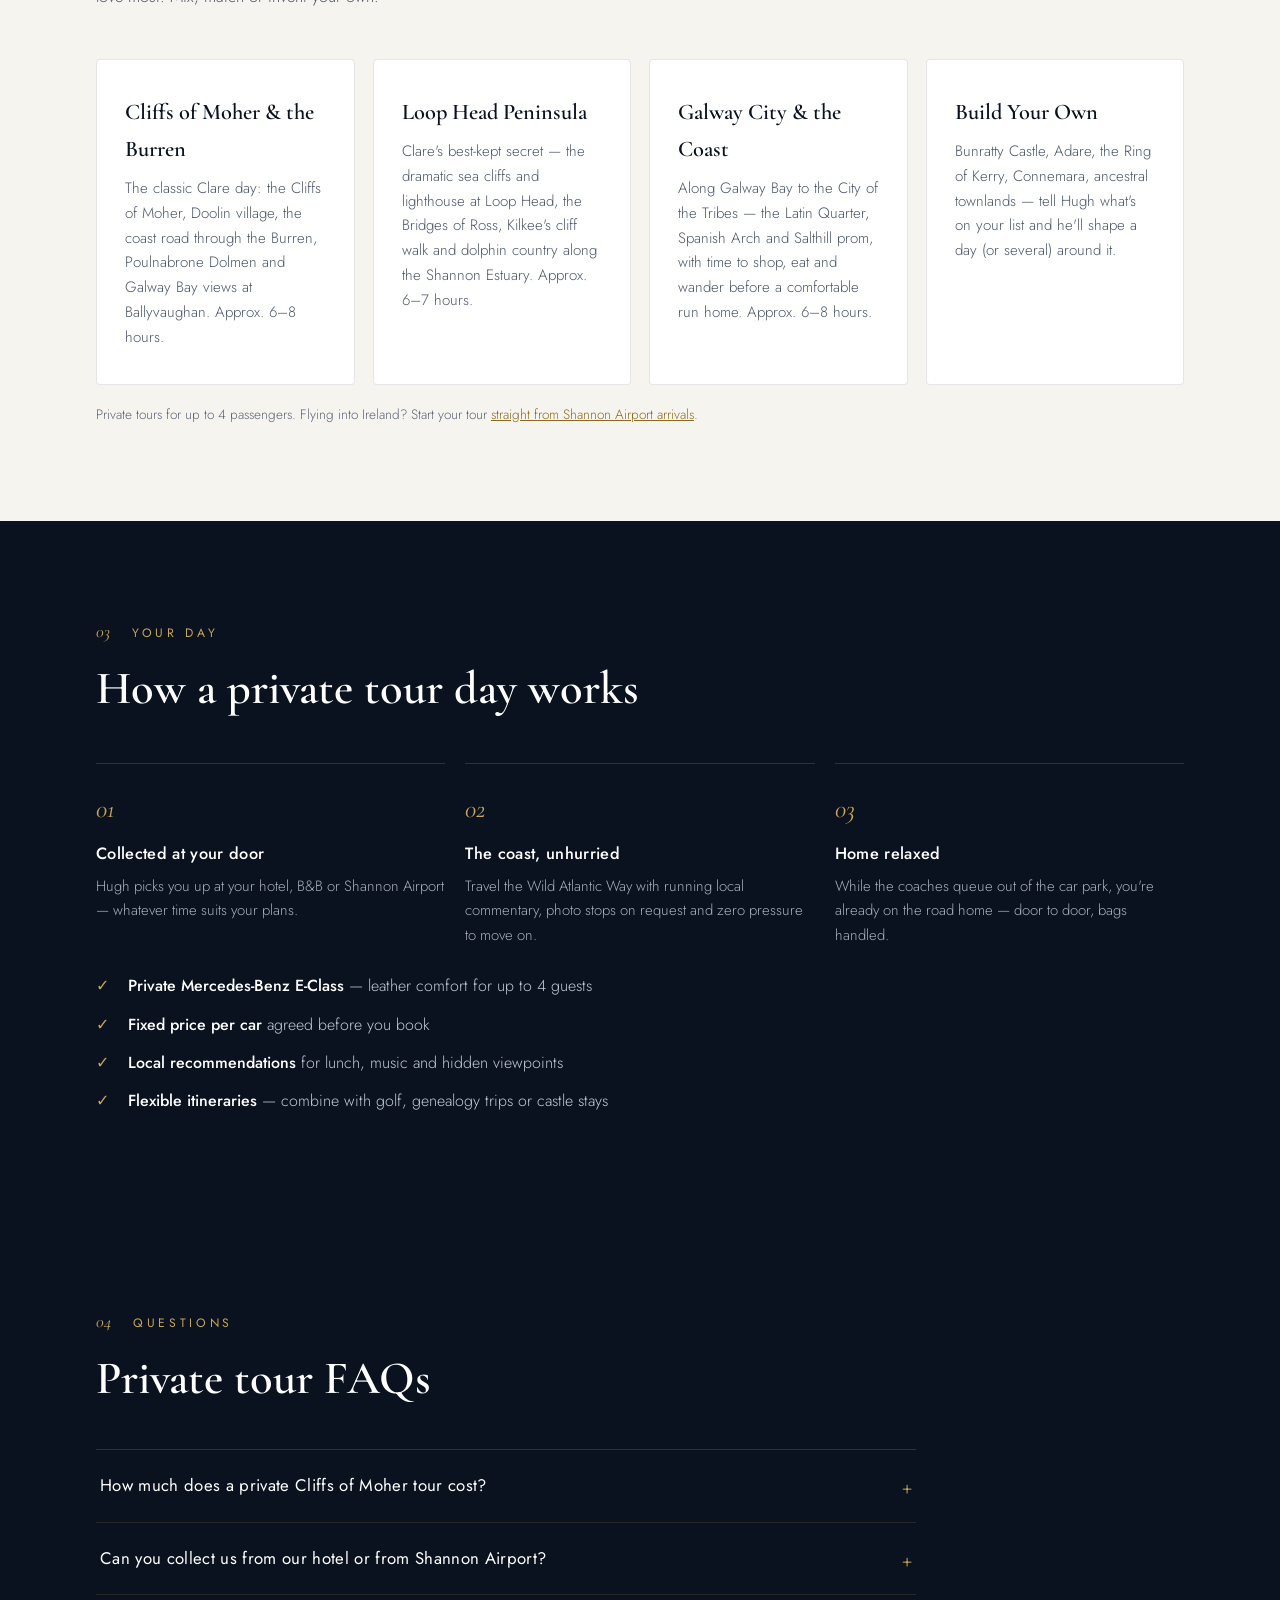
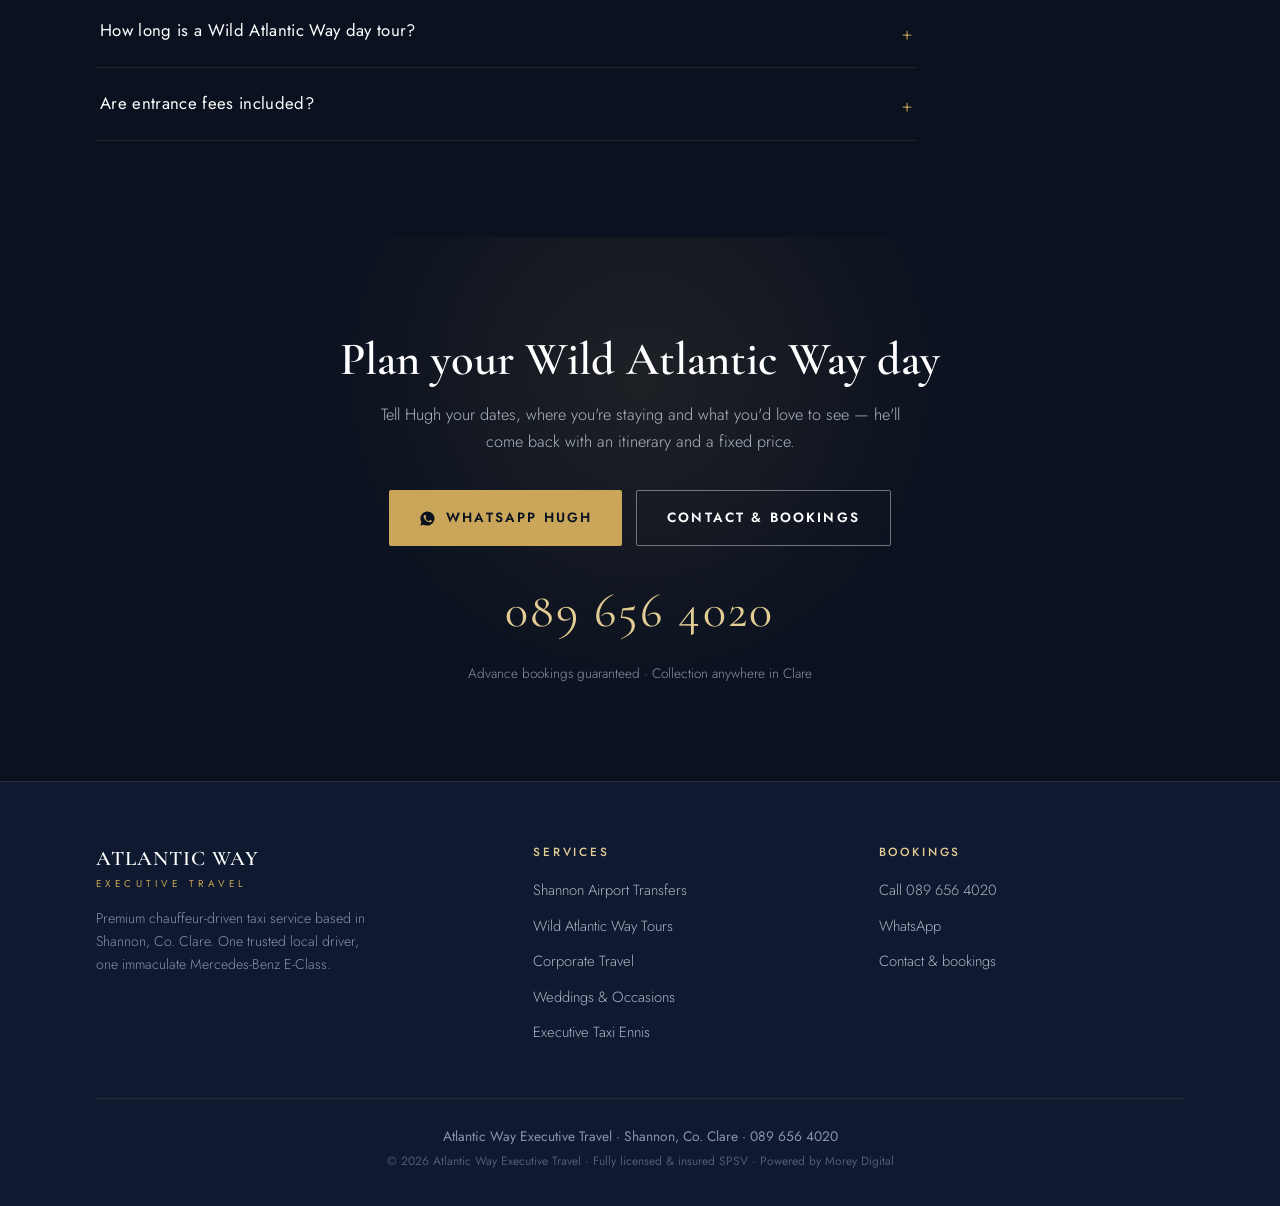
<file: wild-atlantic-way-tours.html>
<!DOCTYPE html>
<html lang="en">
<head>
<meta charset="UTF-8">
<meta name="viewport" content="width=device-width, initial-scale=1.0">
<title>Wild Atlantic Way Private Tours | Cliffs of Moher Driver</title>
<meta name="description" content="Private chauffeur-driven day tours of the Cliffs of Moher, the Burren, Loop Head &amp; Galway. Your own driver, your own pace — from Shannon &amp; Co. Clare.">
<link rel="canonical" href="https://atlanticwayexecutivetravel.ie/wild-atlantic-way-tours.html">
<meta property="og:type" content="website">
<meta property="og:site_name" content="Atlantic Way Executive Travel">
<meta property="og:title" content="Wild Atlantic Way Private Tours | Cliffs of Moher Driver">
<meta property="og:description" content="Private chauffeur-driven day tours of the Cliffs of Moher, the Burren, Loop Head &amp; Galway. Your own driver, your own pace.">
<meta property="og:url" content="https://atlanticwayexecutivetravel.ie/wild-atlantic-way-tours.html">
<meta property="og:image" content="https://atlanticwayexecutivetravel.ie/images/hero-mercedes-atlantic-coast.jpg">
<meta name="twitter:card" content="summary_large_image">
<link rel="icon" type="image/png" sizes="32x32" href="images/favicon-32.png">
<link rel="icon" type="image/png" sizes="16x16" href="images/favicon-16.png">
<link rel="apple-touch-icon" href="images/apple-touch-icon.png">
<link rel="preconnect" href="https://fonts.googleapis.com">
<link rel="preconnect" href="https://fonts.gstatic.com" crossorigin>
<link href="https://fonts.googleapis.com/css2?family=Cormorant+Garamond:ital,wght@0,500;0,600;1,500&family=Jost:wght@300;400;500;600&display=swap" rel="stylesheet">
<link rel="stylesheet" href="css/style.css">
<script type="application/ld+json">
{
  "@context": "https://schema.org",
  "@graph": [
    {
      "@type": ["TaxiService", "LocalBusiness"],
      "@id": "https://atlanticwayexecutivetravel.ie/#business",
      "name": "Atlantic Way Executive Travel",
      "description": "Private chauffeur-driven Wild Atlantic Way day tours from Shannon and County Clare in a Mercedes-Benz E-Class.",
      "url": "https://atlanticwayexecutivetravel.ie/wild-atlantic-way-tours.html",
      "telephone": "+353896564020",
      "image": "https://atlanticwayexecutivetravel.ie/images/hero-mercedes-atlantic-coast.jpg",
      "address": { "@type": "PostalAddress", "addressLocality": "Shannon", "addressRegion": "County Clare", "addressCountry": "IE" },
      "geo": { "@type": "GeoCoordinates", "latitude": 52.7036, "longitude": -8.8639 },
      "areaServed": [
        { "@type": "City", "name": "Shannon" },
        { "@type": "City", "name": "Ennis" },
        { "@type": "AdministrativeArea", "name": "County Clare" },
        { "@type": "City", "name": "Limerick" },
        { "@type": "City", "name": "Galway" }
      ],
      "openingHoursSpecification": { "@type": "OpeningHoursSpecification", "dayOfWeek": ["Monday","Tuesday","Wednesday","Thursday","Friday","Saturday","Sunday"], "opens": "00:00", "closes": "23:59" }
    },
    {
      "@type": "BreadcrumbList",
      "itemListElement": [
        { "@type": "ListItem", "position": 1, "name": "Home", "item": "https://atlanticwayexecutivetravel.ie/" },
        { "@type": "ListItem", "position": 2, "name": "Wild Atlantic Way Tours", "item": "https://atlanticwayexecutivetravel.ie/wild-atlantic-way-tours.html" }
      ]
    },
    {
      "@type": "TouristTrip",
      "name": "Cliffs of Moher & the Burren Private Day Tour",
      "description": "A full-day private chauffeur-driven tour from Shannon, Ennis or your Clare hotel: the Cliffs of Moher, the lunar limestone landscape of the Burren, Doolin village and the Wild Atlantic Way coast road — at your own pace, with a local driver.",
      "touristType": ["Couples", "Families", "International visitors"],
      "provider": { "@id": "https://atlanticwayexecutivetravel.ie/#business" },
      "itinerary": {
        "@type": "ItemList",
        "itemListElement": [
          { "@type": "ListItem", "position": 1, "item": { "@type": "TouristAttraction", "name": "Cliffs of Moher" } },
          { "@type": "ListItem", "position": 2, "item": { "@type": "TouristAttraction", "name": "Doolin" } },
          { "@type": "ListItem", "position": 3, "item": { "@type": "TouristAttraction", "name": "The Burren" } },
          { "@type": "ListItem", "position": 4, "item": { "@type": "TouristAttraction", "name": "Poulnabrone Dolmen" } },
          { "@type": "ListItem", "position": 5, "item": { "@type": "TouristAttraction", "name": "Ballyvaughan & Galway Bay coast road" } }
        ]
      }
    },
    {
      "@type": "FAQPage",
      "mainEntity": [
        {
          "@type": "Question",
          "name": "How much does a private Cliffs of Moher tour cost?",
          "acceptedAnswer": { "@type": "Answer", "text": "Private day tours are priced per car, not per person — so for a couple or family the cost often compares well with bus tour tickets, with none of the crowds or fixed schedule. Send your dates by phone or WhatsApp for a fixed quote." }
        },
        {
          "@type": "Question",
          "name": "Can you collect us from our hotel or from Shannon Airport?",
          "acceptedAnswer": { "@type": "Answer", "text": "Yes — tours start from your hotel, B&B, holiday home or straight from Shannon Airport arrivals. Many visitors land in the morning and begin their Wild Atlantic Way tour the same day." }
        },
        {
          "@type": "Question",
          "name": "How long is a Wild Atlantic Way day tour?",
          "acceptedAnswer": { "@type": "Answer", "text": "Most tours run 6 to 8 hours, but it's your day — linger at the Cliffs of Moher, stop for lunch in Doolin, add a detour. Because it's a private tour, the itinerary flexes around you." }
        },
        {
          "@type": "Question",
          "name": "Are entrance fees included?",
          "acceptedAnswer": { "@type": "Answer", "text": "Attraction entrance fees (such as the Cliffs of Moher Experience) are paid separately, so you only pay for what you choose to visit. Hugh will advise on tickets worth booking ahead in high season." }
        }
      ]
    }
  ]
}
</script>
<script src="js/main.js" defer></script>
</head>
<body>

<div class="topbar">
  <div class="wrap">
    <a class="logo" href="index.html"><b>ATLANTIC WAY</b><small>Executive Travel</small></a>
    <nav class="nav" id="nav" aria-label="Main navigation">
      <a href="shannon-airport-transfers.html">Airport Transfers</a>
      <a href="wild-atlantic-way-tours.html" aria-current="page">Day Tours</a>
      <a href="corporate-travel.html">Corporate</a>
      <a href="weddings-occasions.html">Weddings</a>
      <a href="contact.html">Contact</a>
      <a class="call" href="tel:+353896564020">089 656 4020</a>
    </nav>
    <button class="menu-btn" aria-expanded="false" aria-controls="nav">Menu</button>
  </div>
</div>

<header class="page-hero">
  <div class="wrap">
    <nav class="crumbs" aria-label="Breadcrumb">
      <ol>
        <li><a href="index.html">Home</a></li>
        <li><span aria-current="page">Wild Atlantic Way Tours</span></li>
      </ol>
    </nav>
    <div class="kicker">Cliffs of Moher · The Burren · Loop Head · Galway</div>
    <h1>Private Wild Atlantic Way tours, <em>your own driver</em></h1>
    <p class="lead">See the west of Ireland the way it deserves to be seen — chauffeur-driven in a Mercedes-Benz E-Class, with a local driver who knows every viewpoint, every shortcut and every good lunch stop. No bus, no crowds, no schedule but yours.</p>
    <div class="btns">
      <a class="btn gold" href="https://wa.me/353896564020"><svg class="wa" viewBox="0 0 24 24" aria-hidden="true"><path d="M12 2a10 10 0 0 0-8.6 15.1L2 22l5-1.3A10 10 0 1 0 12 2zm5.4 14.1c-.2.6-1.3 1.2-1.8 1.2-.5.1-1 .2-3.3-.7-2.8-1.1-4.6-4-4.7-4.2-.1-.2-1.1-1.5-1.1-2.9s.7-2 1-2.3c.2-.3.5-.3.7-.3h.5c.2 0 .4 0 .6.5l.9 2.1c.1.2.1.4 0 .6l-.4.6-.5.5c-.1.2-.3.3-.1.6.2.3.8 1.4 1.8 2.2 1.2 1.1 2.3 1.4 2.6 1.6.3.1.5.1.7-.1l1-1.2c.2-.3.4-.2.7-.1l2.1 1c.3.2.5.3.6.4 0 .2 0 .7-.3 1.5z"/></svg>Plan My Tour</a>
      <a class="btn ghost" href="tel:+353896564020">Call 089 656 4020</a>
    </div>
  </div>
</header>

<div class="strip">
  <div class="wrap">
    <div class="cell rv"><b>A Local Behind the Wheel</b><small>Born-and-raised Clare knowledge, not a script</small></div>
    <div class="cell rv"><b>Your Pace, Your Day</b><small>Private tour — stay longer wherever you love</small></div>
    <div class="cell rv"><b>Door to Door</b><small>Hotel, B&amp;B or Shannon Airport collection</small></div>
  </div>
</div>

<section>
  <div class="wrap">
    <div class="sec-head rv"><span class="sec-num">01</span><span class="sec-kicker">Why Private</span></div>
    <h2 class="rv">Ireland's most spectacular coastline, without the coach</h2>
    <div class="prose rv">
      <p>The Wild Atlantic Way runs right through County Clare — and some of its most breathtaking stretches are less than an hour from Shannon Airport. The Cliffs of Moher rising 214 metres sheer out of the ocean. The strange, beautiful limestone desert of the Burren. The wind-scoured lighthouse at Loop Head, where dolphins play in the Shannon Estuary below.</p>
      <p>You could see it from a coach window, on someone else's timetable. Or you could travel the way visitors from the US, Canada and beyond tell us they wish they'd done from the start: a private car, a comfortable seat, and a local driver who'll pull in at the viewpoint the buses fly past, recommend the chowder in Doolin, and time the Cliffs for when the crowds thin out.</p>
    </div>
  </div>
</section>

<section class="car">
  <div class="wrap">
    <div class="sec-head rv"><span class="sec-num">02</span><span class="sec-kicker">The Tours</span></div>
    <h2 class="rv">Popular day tours from Shannon &amp; Clare</h2>
    <p class="sub rv" style="color:#4c566a">Every tour is private and fully flexible — these itineraries are simply the days guests love most. Mix, match or invent your own.</p>
    <div class="cards">
      <div class="card rv" style="background:#fff;border-color:rgba(10,17,31,.1)"><h3 style="color:var(--ink)">Cliffs of Moher &amp; the Burren</h3><p style="color:#4c566a">The classic Clare day: the Cliffs of Moher, Doolin village, the coast road through the Burren, Poulnabrone Dolmen and Galway Bay views at Ballyvaughan. Approx. 6–8 hours.</p></div>
      <div class="card rv" style="background:#fff;border-color:rgba(10,17,31,.1)"><h3 style="color:var(--ink)">Loop Head Peninsula</h3><p style="color:#4c566a">Clare's best-kept secret — the dramatic sea cliffs and lighthouse at Loop Head, the Bridges of Ross, Kilkee's cliff walk and dolphin country along the Shannon Estuary. Approx. 6–7 hours.</p></div>
      <div class="card rv" style="background:#fff;border-color:rgba(10,17,31,.1)"><h3 style="color:var(--ink)">Galway City &amp; the Coast</h3><p style="color:#4c566a">Along Galway Bay to the City of the Tribes — the Latin Quarter, Spanish Arch and Salthill prom, with time to shop, eat and wander before a comfortable run home. Approx. 6–8 hours.</p></div>
      <div class="card rv" style="background:#fff;border-color:rgba(10,17,31,.1)"><h3 style="color:var(--ink)">Build Your Own</h3><p style="color:#4c566a">Bunratty Castle, Adare, the Ring of Kerry, Connemara, ancestral townlands — tell Hugh what's on your list and he'll shape a day (or several) around it.</p></div>
    </div>
    <p class="smallprint rv" style="color:#5b6577">Private tours for up to 4 passengers. Flying into Ireland? Start your tour <a href="shannon-airport-transfers.html" style="color:#8a6a1f">straight from Shannon Airport arrivals</a>.</p>
  </div>
</section>

<section class="how">
  <div class="wrap">
    <div class="sec-head rv"><span class="sec-num">03</span><span class="sec-kicker">Your Day</span></div>
    <h2 class="rv">How a private tour day works</h2>
    <div class="steps">
      <div class="step rv"><b>Collected at your door</b><p>Hugh picks you up at your hotel, B&amp;B or Shannon Airport — whatever time suits your plans.</p></div>
      <div class="step rv"><b>The coast, unhurried</b><p>Travel the Wild Atlantic Way with running local commentary, photo stops on request and zero pressure to move on.</p></div>
      <div class="step rv"><b>Home relaxed</b><p>While the coaches queue out of the car park, you're already on the road home — door to door, bags handled.</p></div>
    </div>
    <ul class="ticks rv">
      <li><b>Private Mercedes-Benz E-Class</b> — leather comfort for up to 4 guests</li>
      <li><b>Fixed price per car</b> agreed before you book</li>
      <li><b>Local recommendations</b> for lunch, music and hidden viewpoints</li>
      <li><b>Flexible itineraries</b> — combine with golf, genealogy trips or castle stays</li>
    </ul>
  </div>
</section>

<section id="faq">
  <div class="wrap">
    <div class="sec-head rv"><span class="sec-num">04</span><span class="sec-kicker">Questions</span></div>
    <h2 class="rv">Private tour FAQs</h2>
    <div class="faq rv">
      <details>
        <summary>How much does a private Cliffs of Moher tour cost?</summary>
        <div class="a"><p>Private day tours are priced per car, not per person — so for a couple or family the cost often compares well with bus tour tickets, with none of the crowds or fixed schedule. Send your dates by phone or WhatsApp for a fixed quote.</p></div>
      </details>
      <details>
        <summary>Can you collect us from our hotel or from Shannon Airport?</summary>
        <div class="a"><p>Yes — tours start from your hotel, B&amp;B, holiday home or straight from Shannon Airport arrivals. Many visitors land in the morning and begin their Wild Atlantic Way tour the same day.</p></div>
      </details>
      <details>
        <summary>How long is a Wild Atlantic Way day tour?</summary>
        <div class="a"><p>Most tours run 6 to 8 hours, but it's your day — linger at the Cliffs of Moher, stop for lunch in Doolin, add a detour. Because it's a private tour, the itinerary flexes around you.</p></div>
      </details>
      <details>
        <summary>Are entrance fees included?</summary>
        <div class="a"><p>Attraction entrance fees (such as the Cliffs of Moher Experience) are paid separately, so you only pay for what you choose to visit. Hugh will advise on tickets worth booking ahead in high season.</p></div>
      </details>
    </div>
  </div>
</section>

<section class="book">
  <div class="wrap">
    <h2 class="rv">Plan your Wild Atlantic Way day</h2>
    <p class="sub rv">Tell Hugh your dates, where you're staying and what you'd love to see — he'll come back with an itinerary and a fixed price.</p>
    <div class="btns rv">
      <a class="btn gold" href="https://wa.me/353896564020"><svg class="wa" viewBox="0 0 24 24" aria-hidden="true"><path d="M12 2a10 10 0 0 0-8.6 15.1L2 22l5-1.3A10 10 0 1 0 12 2zm5.4 14.1c-.2.6-1.3 1.2-1.8 1.2-.5.1-1 .2-3.3-.7-2.8-1.1-4.6-4-4.7-4.2-.1-.2-1.1-1.5-1.1-2.9s.7-2 1-2.3c.2-.3.5-.3.7-.3h.5c.2 0 .4 0 .6.5l.9 2.1c.1.2.1.4 0 .6l-.4.6-.5.5c-.1.2-.3.3-.1.6.2.3.8 1.4 1.8 2.2 1.2 1.1 2.3 1.4 2.6 1.6.3.1.5.1.7-.1l1-1.2c.2-.3.4-.2.7-.1l2.1 1c.3.2.5.3.6.4 0 .2 0 .7-.3 1.5z"/></svg>WhatsApp Hugh</a>
      <a class="btn ghost" href="contact.html">Contact &amp; Bookings</a>
    </div>
    <a class="num rv" href="tel:+353896564020">089 656 4020</a>
    <p class="hours rv">Advance bookings guaranteed · Collection anywhere in Clare</p>
  </div>
</section>

<footer>
  <div class="wrap">
    <div class="fgrid">
      <div class="fbrand">
        <b>ATLANTIC WAY</b><small>Executive Travel</small>
        <p>Premium chauffeur-driven taxi service based in Shannon, Co. Clare. One trusted local driver, one immaculate Mercedes-Benz E-Class.</p>
      </div>
      <div class="fcol">
        <h4>Services</h4>
        <ul>
          <li><a href="shannon-airport-transfers.html">Shannon Airport Transfers</a></li>
          <li><a href="wild-atlantic-way-tours.html">Wild Atlantic Way Tours</a></li>
          <li><a href="corporate-travel.html">Corporate Travel</a></li>
          <li><a href="weddings-occasions.html">Weddings &amp; Occasions</a></li>
          <li><a href="ennis-taxi.html">Executive Taxi Ennis</a></li>
        </ul>
      </div>
      <div class="fcol">
        <h4>Bookings</h4>
        <ul>
          <li><a href="tel:+353896564020">Call 089 656 4020</a></li>
          <li><a href="https://wa.me/353896564020">WhatsApp</a></li>
          <li><a href="contact.html">Contact &amp; bookings</a></li>
        </ul>
      </div>
    </div>
    <div class="fbase">
      <p class="f1">Atlantic Way Executive Travel · Shannon, Co. Clare · <a href="tel:+353896564020">089 656 4020</a></p>
      <p class="f2">© 2026 Atlantic Way Executive Travel · Fully licensed &amp; insured SPSV · Powered by <a href="https://moreydigital.ie">Morey Digital</a></p>
    </div>
  </div>
</footer>

<a class="fab" href="https://wa.me/353896564020" aria-label="Book on WhatsApp"><svg viewBox="0 0 24 24" aria-hidden="true"><path d="M12 2a10 10 0 0 0-8.6 15.1L2 22l5-1.3A10 10 0 1 0 12 2zm5.4 14.1c-.2.6-1.3 1.2-1.8 1.2-.5.1-1 .2-3.3-.7-2.8-1.1-4.6-4-4.7-4.2-.1-.2-1.1-1.5-1.1-2.9s.7-2 1-2.3c.2-.3.5-.3.7-.3h.5c.2 0 .4 0 .6.5l.9 2.1c.1.2.1.4 0 .6l-.4.6-.5.5c-.1.2-.3.3-.1.6.2.3.8 1.4 1.8 2.2 1.2 1.1 2.3 1.4 2.6 1.6.3.1.5.1.7-.1l1-1.2c.2-.3.4-.2.7-.1l2.1 1c.3.2.5.3.6.4 0 .2 0 .7-.3 1.5z"/></svg></a>

</body>
</html>
</file>
<file: css/style.css>
/* Atlantic Way Executive Travel — shared stylesheet */
:root{
  --ink:#0a111f;
  --ink2:#0f1930;
  --ink3:#141f38;
  --gold:#c9a659;
  --gold-soft:#e3cd94;
  --paper:#f6f4ef;
  --muted:#8a94a6;
  --line:rgba(201,166,89,.22);
}
*{margin:0;padding:0;box-sizing:border-box}
html{scroll-behavior:smooth}
body{font-family:'Jost',system-ui,sans-serif;background:var(--ink);color:#e9ecf2;line-height:1.65;-webkit-font-smoothing:antialiased}
img{max-width:100%;display:block}
.wrap{max-width:1140px;margin:0 auto;padding:0 26px}

/* reveal on scroll — only hides content when JS is confirmed running */
.js .rv{opacity:0;transform:translateY(26px);transition:opacity .8s ease,transform .8s ease}
.js .rv.in{opacity:1;transform:none}

/* top bar */
.topbar{position:fixed;top:0;left:0;right:0;z-index:50;background:rgba(10,17,31,.82);-webkit-backdrop-filter:blur(12px);backdrop-filter:blur(12px);border-bottom:1px solid var(--line)}
.topbar .wrap{display:flex;align-items:center;justify-content:space-between;height:70px}
.logo{display:flex;flex-direction:column;text-decoration:none;line-height:1.15}
.logo b{font-family:'Cormorant Garamond',serif;font-weight:600;font-size:1.25rem;letter-spacing:.05em;color:#fff;white-space:nowrap}
.logo small{font-size:.62rem;letter-spacing:.42em;text-transform:uppercase;color:var(--gold)}
.nav{display:flex;align-items:center;margin-left:auto}
.nav a{color:#cfd6e2;text-decoration:none;font-size:.8rem;letter-spacing:.13em;text-transform:uppercase;margin-left:24px;position:relative}
.nav a:not(.call)::after{content:"";position:absolute;left:0;bottom:-6px;width:0;height:1px;background:var(--gold);transition:width .3s}
.nav a:not(.call):hover::after{width:100%}
.nav a:hover{color:#fff}
.nav a[aria-current="page"]{color:var(--gold-soft)}
.nav .call{color:var(--ink);background:var(--gold);padding:10px 20px;border-radius:2px;font-weight:600;transition:background .3s;white-space:nowrap}
.nav .call:hover{background:var(--gold-soft);color:var(--ink)}
.menu-btn{display:none;background:none;border:1px solid var(--line);border-radius:2px;color:var(--gold-soft);padding:8px 14px;font:inherit;font-size:.78rem;letter-spacing:.18em;text-transform:uppercase;cursor:pointer;margin-left:14px}
@media(max-width:860px){
  .topbar .wrap{padding:0 18px}
  .logo b{font-size:1.05rem}
  .logo small{font-size:.55rem;letter-spacing:.32em}
  .nav a:not(.call){display:none}
  .nav .call{margin-left:0;padding:9px 13px;font-size:.72rem;letter-spacing:.08em}
  .menu-btn{display:inline-block;margin-left:10px;padding:8px 11px}
  .nav.open{position:absolute;top:70px;left:0;right:0;background:rgba(10,17,31,.97);-webkit-backdrop-filter:blur(12px);backdrop-filter:blur(12px);border-bottom:1px solid var(--line);flex-direction:column;align-items:stretch;padding:10px 18px 22px}
  .nav.open a:not(.call){display:block;margin:0;padding:13px 0;border-bottom:1px solid rgba(201,166,89,.12);font-size:.85rem}
  .nav.open .call{margin:16px 0 0;text-align:center}
}

/* hero (home) */
.hero{position:relative;min-height:100svh;display:flex;align-items:flex-end;overflow:hidden}
.hero .bg{position:absolute;inset:0;background-image:url('../images/hero-mercedes-atlantic-coast.jpg');background-size:cover;background-position:center 38%;animation:heroZoom 14s ease-out forwards}
@media(max-width:700px){.hero .bg{background-image:url('../images/hero-mercedes-atlantic-coast-800.jpg')}}
@keyframes heroZoom{from{transform:scale(1.08)}to{transform:scale(1)}}
@media(prefers-reduced-motion:reduce){.hero .bg{animation:none}.js .rv{opacity:1;transform:none;transition:none}}
.hero .shade{position:absolute;inset:0;background:linear-gradient(180deg,rgba(10,17,31,.62) 0%,rgba(10,17,31,.10) 42%,rgba(10,17,31,.96) 90%)}
.hero .side{position:absolute;inset:0;background:linear-gradient(90deg,rgba(10,17,31,.55),transparent 55%)}
.hero .wrap{position:relative;z-index:2;padding-top:110px;padding-bottom:88px;width:100%}
.kicker{display:inline-flex;align-items:center;gap:12px;color:var(--gold-soft);font-size:.78rem;letter-spacing:.3em;text-transform:uppercase;margin-bottom:20px}
.kicker::before{content:"";width:38px;height:1px;background:var(--gold)}
h1{font-family:'Cormorant Garamond',serif;font-weight:600;font-size:clamp(2.4rem,6vw,4.2rem);line-height:1.08;color:#fff;max-width:19ch}
h1 em{font-style:italic;color:var(--gold-soft)}
.hero p.lead,.page-hero p.lead{margin:20px 0 34px;max-width:52ch;color:#d9dee7;font-weight:300;font-size:1.1rem}
.btns{display:flex;gap:14px;flex-wrap:wrap}
.btn{display:inline-flex;align-items:center;gap:10px;text-decoration:none;font-size:.84rem;letter-spacing:.16em;text-transform:uppercase;padding:16px 30px;border-radius:2px;font-weight:600;transition:all .3s;border:0;cursor:pointer;font-family:inherit}
.btn.gold{background:var(--gold);color:var(--ink)}
.btn.gold:hover{background:var(--gold-soft);transform:translateY(-2px)}
.btn.ghost{border:1px solid rgba(233,236,242,.45);color:#fff;background:none}
.btn.ghost:hover{border-color:var(--gold);color:var(--gold-soft);transform:translateY(-2px)}
.btn .wa{width:17px;height:17px;fill:currentColor}
.scrollhint{position:absolute;bottom:26px;right:40px;z-index:2;color:#9aa4b5;font-size:.68rem;letter-spacing:.3em;text-transform:uppercase;writing-mode:vertical-rl;display:flex;align-items:center;gap:10px}
.scrollhint::after{content:"";width:1px;height:44px;background:linear-gradient(180deg,var(--gold),transparent);animation:drop 2s infinite}
@keyframes drop{0%{transform:scaleY(0);transform-origin:top}50%{transform:scaleY(1);transform-origin:top}51%{transform-origin:bottom}100%{transform:scaleY(0);transform-origin:bottom}}
@media(max-width:700px){.scrollhint{display:none}}

/* inner page hero */
.page-hero{position:relative;padding:150px 0 64px;background:linear-gradient(180deg,var(--ink2),var(--ink));border-bottom:1px solid var(--line);overflow:hidden}
.page-hero::before{content:"";position:absolute;top:-260px;right:-140px;width:640px;height:640px;background:radial-gradient(circle,rgba(201,166,89,.13),transparent 65%);pointer-events:none}
.page-hero .wrap{position:relative}
.page-hero h1{font-size:clamp(2.2rem,5vw,3.4rem)}
.page-hero p.lead{margin-bottom:28px}

/* breadcrumbs */
.crumbs{margin-bottom:22px;font-size:.74rem;letter-spacing:.16em;text-transform:uppercase;color:var(--muted)}
.crumbs ol{list-style:none;display:flex;flex-wrap:wrap;gap:6px}
.crumbs li+li::before{content:"·";margin-right:6px;color:var(--gold)}
.crumbs a{color:var(--muted);text-decoration:none}
.crumbs a:hover{color:var(--gold-soft)}
.crumbs [aria-current]{color:#cfd6e2}

/* trust strip */
.strip{background:var(--ink2);border-top:1px solid var(--line);border-bottom:1px solid var(--line)}
.strip .wrap{display:grid;grid-template-columns:repeat(3,1fr);gap:0;padding:0}
.strip .cell{padding:30px 20px;text-align:center}
.strip .cell + .cell{border-left:1px solid rgba(201,166,89,.14)}
.strip b{display:block;color:var(--gold-soft);font-size:.8rem;letter-spacing:.22em;text-transform:uppercase;margin-bottom:5px;font-weight:500}
.strip small{color:var(--muted);font-size:.86rem;font-weight:300}
@media(max-width:700px){.strip .wrap{grid-template-columns:1fr}.strip .cell + .cell{border-left:none;border-top:1px solid rgba(201,166,89,.14)}.strip .cell{padding:20px}}

/* sections */
section{padding:96px 0}
.sec-head{display:flex;align-items:baseline;gap:22px;margin-bottom:16px}
.sec-num{font-family:'Cormorant Garamond',serif;font-style:italic;color:var(--gold);font-size:1.1rem}
.sec-kicker{color:var(--gold);font-size:.76rem;letter-spacing:.3em;text-transform:uppercase}
h2{font-family:'Cormorant Garamond',serif;font-weight:600;font-size:clamp(2rem,4.2vw,2.9rem);color:#fff;margin-bottom:16px;line-height:1.15}
h3{font-family:'Cormorant Garamond',serif;font-weight:600;color:#fff}
.sub{color:#aeb6c4;max-width:62ch;font-weight:300;font-size:1.02rem}
.sub + .sub{margin-top:14px}
.sub a,.prose a{color:var(--gold-soft);text-decoration:underline;text-decoration-color:rgba(201,166,89,.4);text-underline-offset:3px}
.sub a:hover,.prose a:hover{color:#fff}
.prose{color:#aeb6c4;font-weight:300;max-width:68ch}
.prose p+p{margin-top:14px}

.cards{display:grid;grid-template-columns:repeat(auto-fit,minmax(245px,1fr));gap:18px;margin-top:48px}
.card{background:linear-gradient(180deg,var(--ink3),var(--ink2));border:1px solid var(--line);border-radius:4px;padding:34px 28px;transition:transform .35s,border-color .35s;color:inherit;text-decoration:none;display:block}
.card:hover{transform:translateY(-6px);border-color:rgba(201,166,89,.5)}
.card .ico{width:46px;height:46px;border:1px solid var(--gold);border-radius:50%;display:flex;align-items:center;justify-content:center;color:var(--gold);margin-bottom:20px;font-size:1.1rem}
.card h3{font-size:1.4rem;margin-bottom:8px}
.card p{color:#a7afbe;font-size:.94rem;font-weight:300}
.card .more{display:inline-block;margin-top:14px;color:var(--gold-soft);font-size:.76rem;letter-spacing:.2em;text-transform:uppercase}

/* car feature (light section) */
.car{background:var(--paper);color:var(--ink)}
.car .grid{display:grid;grid-template-columns:1.05fr .95fr;gap:60px;align-items:center}
.car h2{color:var(--ink)}
.car .sub{color:#4c566a}
.car .sub a{color:#8a6a1f}
.car .imgbox{position:relative}
.car .imgbox img{border-radius:4px;box-shadow:0 30px 60px -20px rgba(10,17,31,.45);width:100%;height:auto}
.car .imgbox::before{content:"";position:absolute;top:-18px;left:-18px;right:40%;bottom:40%;border:1px solid var(--gold);border-radius:4px}
.specs{margin-top:30px;display:grid;grid-template-columns:1fr 1fr;gap:16px 30px}
.specs div{border-top:1px solid rgba(10,17,31,.14);padding-top:12px}
.specs b{display:block;font-size:.72rem;letter-spacing:.24em;text-transform:uppercase;color:var(--gold);margin-bottom:3px;font-weight:600}
.specs span{color:#3c4658;font-size:.95rem}
@media(max-width:880px){.car .grid{grid-template-columns:1fr;gap:44px}}

/* how it works */
.how .steps{display:grid;grid-template-columns:repeat(3,1fr);gap:20px;margin-top:48px;counter-reset:step}
.step{position:relative;border-top:1px solid var(--line);padding-top:24px}
.step::before{counter-increment:step;content:"0" counter(step);font-family:'Cormorant Garamond',serif;font-style:italic;color:var(--gold);font-size:1.6rem;display:block;margin-bottom:10px}
.step b{display:block;color:#fff;font-size:1.02rem;font-weight:500;margin-bottom:6px;letter-spacing:.02em}
.step p{color:#a7afbe;font-size:.93rem;font-weight:300}
@media(max-width:760px){.how .steps{grid-template-columns:1fr}}

/* routes / price list */
.routes{margin-top:44px;border-top:1px solid var(--line)}
.route{display:grid;grid-template-columns:1fr auto auto;gap:8px 26px;align-items:center;padding:20px 4px;border-bottom:1px solid rgba(201,166,89,.14)}
.route b{color:#fff;font-weight:500;letter-spacing:.02em}
.route small{display:block;color:var(--muted);font-weight:300;font-size:.86rem}
.route .price{font-family:'Cormorant Garamond',serif;color:var(--gold-soft);font-size:1.35rem;white-space:nowrap}
.route .price small{display:inline;color:var(--muted);font-family:'Jost',sans-serif;font-size:.72rem;letter-spacing:.14em;text-transform:uppercase;margin-right:8px}
.route .go{color:var(--gold-soft);text-decoration:none;font-size:.74rem;letter-spacing:.2em;text-transform:uppercase;white-space:nowrap}
.route .go:hover{color:#fff}
@media(max-width:640px){.route{grid-template-columns:1fr auto}.route .go{grid-column:1/-1;justify-self:start}}
.smallprint{margin-top:18px;color:var(--muted);font-size:.85rem;font-weight:300}

/* checklist */
.ticks{list-style:none;margin-top:26px;display:grid;gap:12px;max-width:62ch}
.ticks li{position:relative;padding-left:32px;color:#c3cad6;font-weight:300}
.ticks li::before{content:"✓";position:absolute;left:0;top:0;color:var(--gold);font-weight:600}
.ticks li b{color:#fff;font-weight:500}

/* two-column split */
.split{display:grid;grid-template-columns:1fr 1fr;gap:56px;align-items:start;margin-top:48px}
@media(max-width:820px){.split{grid-template-columns:1fr}}

/* FAQ */
.faq{margin-top:44px;border-top:1px solid var(--line);max-width:820px}
.faq details{border-bottom:1px solid rgba(201,166,89,.14)}
.faq summary{cursor:pointer;list-style:none;display:flex;justify-content:space-between;align-items:center;gap:20px;padding:22px 4px;color:#fff;font-size:1.05rem;font-weight:400;letter-spacing:.02em}
.faq summary::-webkit-details-marker{display:none}
.faq summary::after{content:"+";font-family:'Cormorant Garamond',serif;color:var(--gold);font-size:1.6rem;line-height:1;transition:transform .3s;flex-shrink:0}
.faq details[open] summary::after{transform:rotate(45deg)}
.faq .a{padding:0 4px 24px;color:#a7afbe;font-weight:300;max-width:64ch}
.faq .a p+p{margin-top:10px}

/* quote / testimonial */
.quote{text-align:center;background:var(--ink2);border-top:1px solid var(--line);border-bottom:1px solid var(--line)}
.quote .mark{font-family:'Cormorant Garamond',serif;color:var(--gold);font-size:3.4rem;line-height:.6;display:block;margin-bottom:18px}
.quote blockquote{font-family:'Cormorant Garamond',serif;font-size:clamp(1.45rem,3vw,2rem);color:#eef1f6;max-width:36ch;margin:0 auto 16px;font-style:italic;line-height:1.4}
.quote cite{color:var(--gold-soft);font-size:.82rem;letter-spacing:.2em;text-transform:uppercase;font-style:normal}

/* booking CTA band */
.book{text-align:center;position:relative;overflow:hidden}
.book::before{content:"";position:absolute;top:-40%;left:50%;transform:translateX(-50%);width:720px;height:720px;background:radial-gradient(circle,rgba(201,166,89,.10),transparent 65%);pointer-events:none}
.book .wrap{position:relative}
.book .sub{margin:0 auto}
.book .btns{justify-content:center;margin-top:34px}
.book .num{font-family:'Cormorant Garamond',serif;font-size:clamp(2rem,4.6vw,3rem);color:var(--gold-soft);letter-spacing:.05em;margin-top:26px;display:inline-block;text-decoration:none;border-bottom:1px solid transparent;transition:border-color .3s}
.book .num:hover{border-color:var(--gold)}
.book .hours{color:var(--muted);font-size:.85rem;margin-top:10px;font-weight:300}

/* contact page */
.contact-grid{display:grid;grid-template-columns:1fr 1.1fr;gap:56px;margin-top:48px}
@media(max-width:820px){.contact-grid{grid-template-columns:1fr}}
.cbox{background:linear-gradient(180deg,var(--ink3),var(--ink2));border:1px solid var(--line);border-radius:4px;padding:34px 30px}
.cbox h3{font-size:1.5rem;margin-bottom:14px}
.cbox p{color:#a7afbe;font-weight:300;font-size:.95rem}
.cbox .big{display:block;font-family:'Cormorant Garamond',serif;font-size:1.9rem;color:var(--gold-soft);text-decoration:none;margin:10px 0 4px}
.cbox .big:hover{color:#fff}
.cbox + .cbox{margin-top:20px}
form .field{margin-bottom:18px}
form label{display:block;font-size:.74rem;letter-spacing:.2em;text-transform:uppercase;color:var(--gold-soft);margin-bottom:7px}
form input,form textarea,form select{width:100%;background:var(--ink);border:1px solid rgba(201,166,89,.3);border-radius:2px;color:#e9ecf2;font:inherit;font-weight:300;padding:13px 14px}
form input:focus,form textarea:focus,form select:focus{outline:none;border-color:var(--gold)}
form ::placeholder{color:#525c6e}

/* footer */
footer{border-top:1px solid rgba(201,166,89,.15);padding:60px 0 34px;background:var(--ink2)}
.fgrid{display:grid;grid-template-columns:1.3fr 1fr 1fr;gap:40px;margin-bottom:44px}
@media(max-width:760px){.fgrid{grid-template-columns:1fr}}
.fbrand b{font-family:'Cormorant Garamond',serif;font-weight:600;font-size:1.3rem;letter-spacing:.05em;color:#fff;display:block}
.fbrand small{font-size:.62rem;letter-spacing:.42em;text-transform:uppercase;color:var(--gold);display:block;margin-bottom:14px}
.fbrand p{color:#8a94a6;font-size:.88rem;font-weight:300;max-width:34ch}
.fcol h4{font-size:.74rem;letter-spacing:.24em;text-transform:uppercase;color:var(--gold-soft);font-weight:500;margin-bottom:16px}
.fcol ul{list-style:none}
.fcol li{margin-bottom:9px}
.fcol a{color:#aeb6c4;text-decoration:none;font-size:.92rem;font-weight:300}
.fcol a:hover{color:var(--gold-soft)}
.fbase{border-top:1px solid rgba(201,166,89,.12);padding-top:26px;text-align:center}
.fbase .f1{color:#8a94a6;font-size:.86rem;margin-bottom:4px}
.fbase .f1 a{color:#8a94a6;text-decoration:none}
.fbase .f1 a:hover{color:var(--gold-soft)}
.fbase .f2{color:#525c6e;font-size:.75rem}
.fbase .f2 a{color:#525c6e;text-decoration:none}
.fbase .f2 a:hover{color:var(--gold-soft)}

/* floating whatsapp */
.fab{position:fixed;bottom:22px;right:22px;z-index:60;width:54px;height:54px;border-radius:50%;background:#25d366;display:flex;align-items:center;justify-content:center;box-shadow:0 10px 24px rgba(0,0,0,.35);transition:transform .3s}
.fab:hover{transform:scale(1.08)}
.fab svg{width:28px;height:28px;fill:#fff}

/* 404 */
.err{min-height:100svh;display:flex;align-items:center;text-align:center}
.err .code{font-family:'Cormorant Garamond',serif;font-style:italic;color:var(--gold);font-size:5rem;line-height:1}

/* mobile density & polish */
@media(max-width:700px){
  .wrap{padding:0 20px}
  .topbar .wrap{padding:0 18px}
  section{padding:60px 0}
  .hero .wrap{padding-bottom:52px}
  .hero p.lead,.page-hero p.lead{font-size:1.02rem;margin:16px 0 28px}
  .page-hero{padding:118px 0 48px}
  .sec-head{gap:16px;margin-bottom:12px}
  .cards{gap:14px;margin-top:36px}
  .card{padding:28px 22px}
  .how .steps{margin-top:36px}
  .routes{margin-top:34px}
  .car .grid{gap:36px}
  .car .imgbox{margin-top:8px}
  .car .imgbox::before{top:-10px;left:-10px}
  .specs{gap:14px 20px}
  .split{gap:40px;margin-top:36px}
  .contact-grid{gap:36px;margin-top:36px}
  .cbox{padding:28px 22px}
  .faq{margin-top:34px}
  .quote .mark{font-size:2.8rem}
  .book .btns{margin-top:26px}
  .book .num{margin-top:20px}
  footer{padding:48px 0 28px}
  .fgrid{gap:30px;margin-bottom:34px}
  .fab{width:50px;height:50px;bottom:18px;right:18px}
}
@media(max-width:520px){
  .btns{flex-direction:column;align-items:stretch}
  .btn{justify-content:center}
  .book .btns{align-items:stretch}
}
</file>
